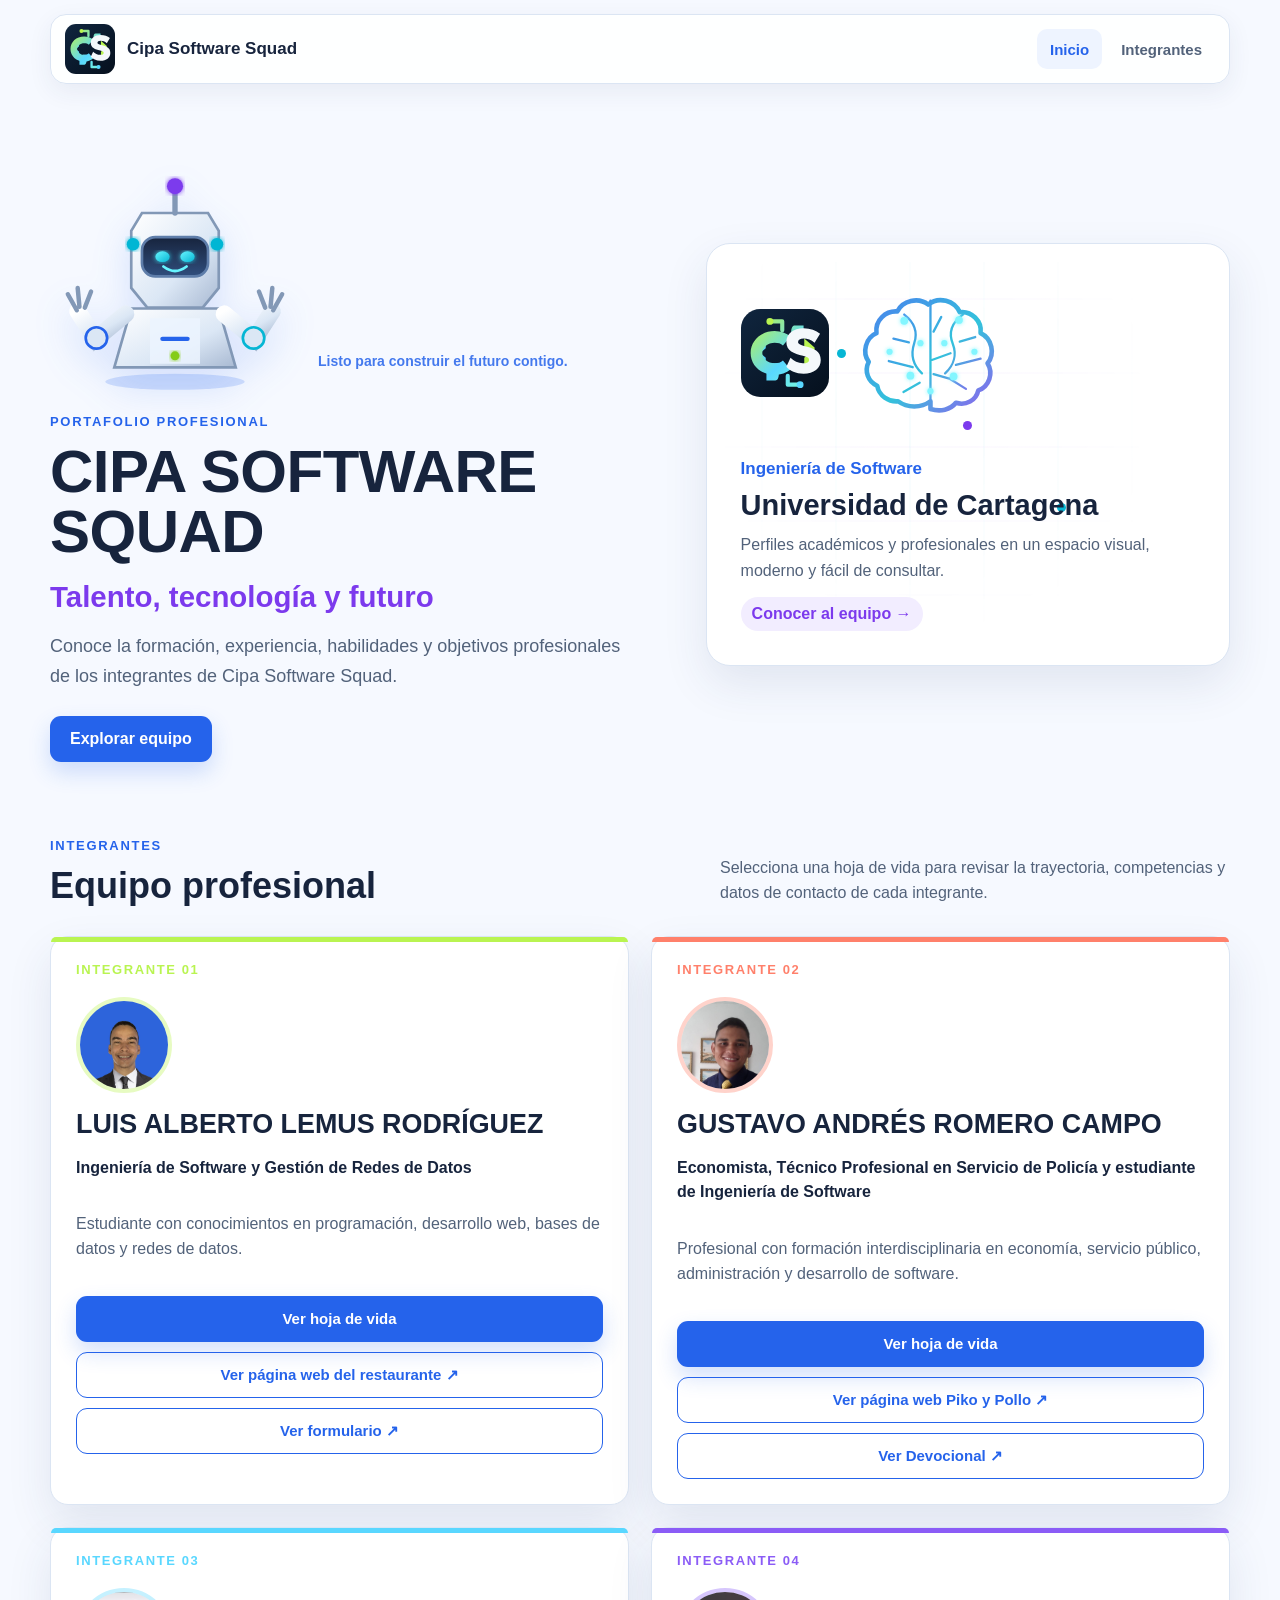
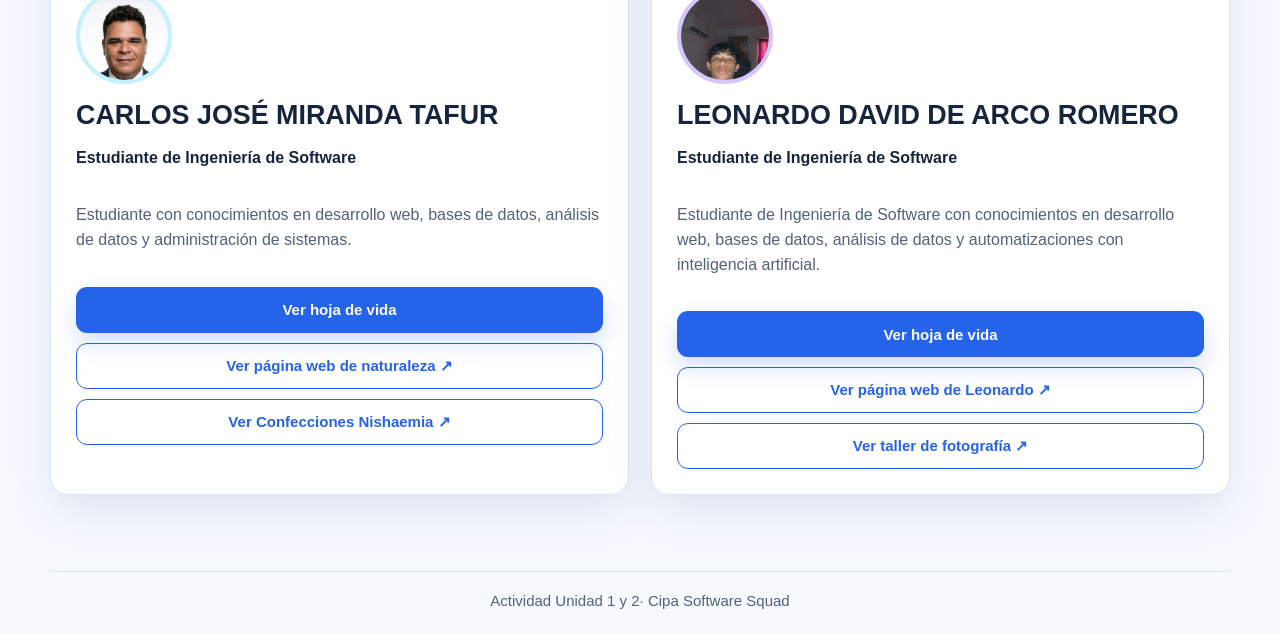
<file: index.html>
<!DOCTYPE html>
<html lang="es">
<head>
  <meta charset="UTF-8">
  <meta name="viewport" content="width=device-width, initial-scale=1.0">
  <meta name="description" content="Portafolio profesional de Cipa Software Squad">
  <title>Cipa Software Squad | Hojas de vida</title>
  <link rel="icon" type="image/svg+xml" href="imagenes/logo-cipa-software-squad.svg">
  <link rel="stylesheet" href="css/estilos.css">
  <style>.rejilla{grid-template-columns:repeat(2,minmax(0,1fr))}.avatar-iniciales{color:#fff!important;background:linear-gradient(135deg,#8b5cf6,#2563eb)!important;font-size:30px;font-weight:900}@media(max-width:620px){.rejilla{grid-template-columns:1fr}}</style>
  <style>.hero-panel-visual{display:flex;align-items:center;gap:18px;min-height:150px}.cerebro-presentacion{position:relative;inset:auto;width:170px;height:150px}.robot-boton img{animation:robot-flotar 4.8s ease-in-out infinite}.cerebro-presentacion img{animation:cerebro-pulso 4.2s ease-in-out infinite}@media(max-width:620px){.robot-stage{min-height:180px;align-items:center;gap:8px}.robot-boton{width:175px;height:175px}.robot-mensaje{max-width:150px;margin-bottom:0;font-size:12px}.hero-panel-visual{gap:10px;min-height:120px}.cerebro-presentacion{width:125px;height:110px}.hero-panel{min-height:340px}.hero-panel-texto{padding-top:22px}.robot-boton img{animation:robot-flotar 4.8s ease-in-out infinite}}@media(prefers-reduced-motion:reduce){.robot-boton img,.cerebro-presentacion img{animation:none!important}}</style>
</head>
<body>
  <header class="encabezado">
    <a class="marca" href="#inicio" title="Ir al inicio"><img src="imagenes/logo-cipa-software-squad.svg" alt="Logo de Cipa Software Squad"> Cipa Software Squad</a>
    <button class="boton-menu" type="button" aria-label="Abrir menú" aria-expanded="false" aria-controls="menu-principal">
      <span></span><span></span><span></span>
    </button>
    <nav class="menu" id="menu-principal" aria-label="Navegacion principal">
      <a class="activo" href="#inicio">Inicio</a>
      <a href="#equipo">Integrantes</a>
    </nav>
  </header>

  <main class="contenedor">
    <section class="hero hero-equipo" id="inicio">
      <div class="hero-contenido revelar">
        <div class="robot-stage">
          <button class="robot-boton" type="button" aria-label="Saludar con el robot" aria-describedby="robot-mensaje">
            <img src="imagenes/robot-cipa.svg" alt="Robot futurista amigable de Cipa Software Squad">
          </button>
          <p class="robot-mensaje" id="robot-mensaje" role="status" aria-live="polite">Listo para construir el futuro contigo.</p>
        </div>
        <p class="sobrelinea">Portafolio profesional</p>
        <h1>CIPA SOFTWARE SQUAD</h1>
        <p class="subtitulo">Talento, tecnología y futuro</p>
        <p class="intro">
          Conoce la formación, experiencia, habilidades y objetivos profesionales de los integrantes de Cipa Software Squad.
        </p>
        <a class="boton boton-principal" href="#equipo">Explorar equipo</a>
      </div>
      <a class="hero-panel revelar" id="universidad" href="#equipo" aria-label="Conocer integrantes de Cipa Software Squad">
        <div class="hero-panel-visual">
          <img class="logo-presentacion" src="imagenes/logo-cipa-software-squad.svg" alt="Logo de Cipa Software Squad">
          <div class="cerebro-presentacion" aria-hidden="true"><img src="imagenes/cerebro-digital.svg" alt=""></div>
        </div>
        <div class="hero-panel-texto">
          <p>Ingeniería de Software</p>
          <strong>Universidad de Cartagena</strong>
          <span>Perfiles académicos y profesionales en un espacio visual, moderno y fácil de consultar.</span>
          <em>Conocer al equipo →</em>
        </div>
      </a>
    </section>

    <section class="equipo" id="equipo">
      <div class="titulo-seccion revelar">
        <div>
          <p class="sobrelinea">Integrantes</p>
          <h2>Equipo profesional</h2>
        </div>
        <p>Selecciona una hoja de vida para revisar la trayectoria, competencias y datos de contacto de cada integrante.</p>
      </div>

      <div class="rejilla">
        <article class="tarjeta revelar" style="--color:#b9f451">
          <span class="numero">Integrante 01</span>
          <div class="avatar"><img src="imagenes/luis-alberto-lemus.jpg" alt="Fotografía de Luis Alberto Lemus Rodríguez"></div>
          <h3>LUIS ALBERTO LEMUS RODRÍGUEZ</h3>
          <p class="formacion">Ingeniería de Software y Gestión de Redes de Datos</p>
          <p>Estudiante con conocimientos en programación, desarrollo web, bases de datos y redes de datos.</p>
          <div class="tarjeta-acciones">
            <a class="boton-tarjeta" href="integrante-1.html">Ver hoja de vida</a>
            <a class="boton-tarjeta boton-web" href="https://luis1719.github.io/brasa-restaurante/" target="_blank" rel="noopener noreferrer">Ver página web del restaurante ↗</a>
            <a class="boton-tarjeta boton-web" href="https://luis1719.github.io/formulario/" target="_blank" rel="noopener noreferrer">Ver formulario ↗</a>
          </div>
        </article>

        <article class="tarjeta revelar" style="--color:#ff806b">
          <span class="numero">Integrante 02</span>
          <div class="avatar"><img src="imagenes/gustavo-andres-romero-campo.jpg" alt="Fotografía de Gustavo Andrés Romero Campo"></div>
          <h3>GUSTAVO ANDRÉS ROMERO CAMPO</h3>
          <p class="formacion">Economista, Técnico Profesional en Servicio de Policía y estudiante de Ingeniería de Software</p>
          <p>Profesional con formación interdisciplinaria en economía, servicio público, administración y desarrollo de software.</p>
          <div class="tarjeta-acciones">
            <a class="boton-tarjeta" href="integrante-2.html">Ver hoja de vida</a>
            <a class="boton-tarjeta boton-web" href="https://tavooromero.github.io/piko-y-pollo/" target="_blank" rel="noopener noreferrer">Ver página web Piko y Pollo ↗</a>
            <a class="boton-tarjeta boton-web" href="https://tavooromero.github.io/Devocional/" target="_blank" rel="noopener noreferrer">Ver Devocional ↗</a>
          </div>
        </article>

        <article class="tarjeta revelar" style="--color:#59d7ff">
          <span class="numero">Integrante 03</span>
          <div class="avatar"><img src="imagenes/carlos-jose-miranda-tafur.jpg" alt="Fotografía de Carlos José Miranda Tafur"></div>
          <h3>CARLOS JOSÉ MIRANDA TAFUR</h3>
          <p class="formacion">Estudiante de Ingeniería de Software</p>
          <p>Estudiante con conocimientos en desarrollo web, bases de datos, análisis de datos y administración de sistemas.</p>
          <div class="tarjeta-acciones">
            <a class="boton-tarjeta" href="integrantes/integrante-3/">Ver hoja de vida</a>
            <a class="boton-tarjeta boton-web" href="https://cmirandat-oss.github.io/pagina-naturaleza/" target="_blank" rel="noopener noreferrer">Ver página web de naturaleza ↗</a>
            <a class="boton-tarjeta boton-web" href="https://nishaemia.github.io/confecciones-nishaemia/" target="_blank" rel="noopener noreferrer">Ver Confecciones Nishaemia ↗</a>
          </div>
        </article>

        <article class="tarjeta revelar" style="--color:#8b5cf6">
          <span class="numero">Integrante 04</span>
          <div class="avatar"><img src="imagenes/WhatsApp Image 2026-09-12 at 19.11.04.jpeg" alt="Fotografía de Leonardo David de Arco Romero"></div>
          <h3>LEONARDO DAVID DE ARCO ROMERO</h3>
          <p class="formacion">Estudiante de Ingeniería de Software</p>
          <p>Estudiante de Ingeniería de Software con conocimientos en desarrollo web, bases de datos, análisis de datos y automatizaciones con inteligencia artificial.</p>
          <div class="tarjeta-acciones">
            <a class="boton-tarjeta" href="integrante-4.html">Ver hoja de vida</a>
            <a class="boton-tarjeta boton-web" href="https://leonardodearco.netlify.app/" target="_blank" rel="noopener noreferrer">Ver página web de Leonardo ↗</a>
            <a class="boton-tarjeta boton-web" href="https://tallerdefotgrafia.netlify.app" target="_blank" rel="noopener noreferrer">Ver taller de fotografía ↗</a>
          </div>
        </article>

      </div>
    </section>
  </main>

  <footer class="pie">Actividad Unidad 1 y 2· Cipa Software Squad</footer>
  <script src="js/interacciones.js"></script>
</body>
</html>
</file>
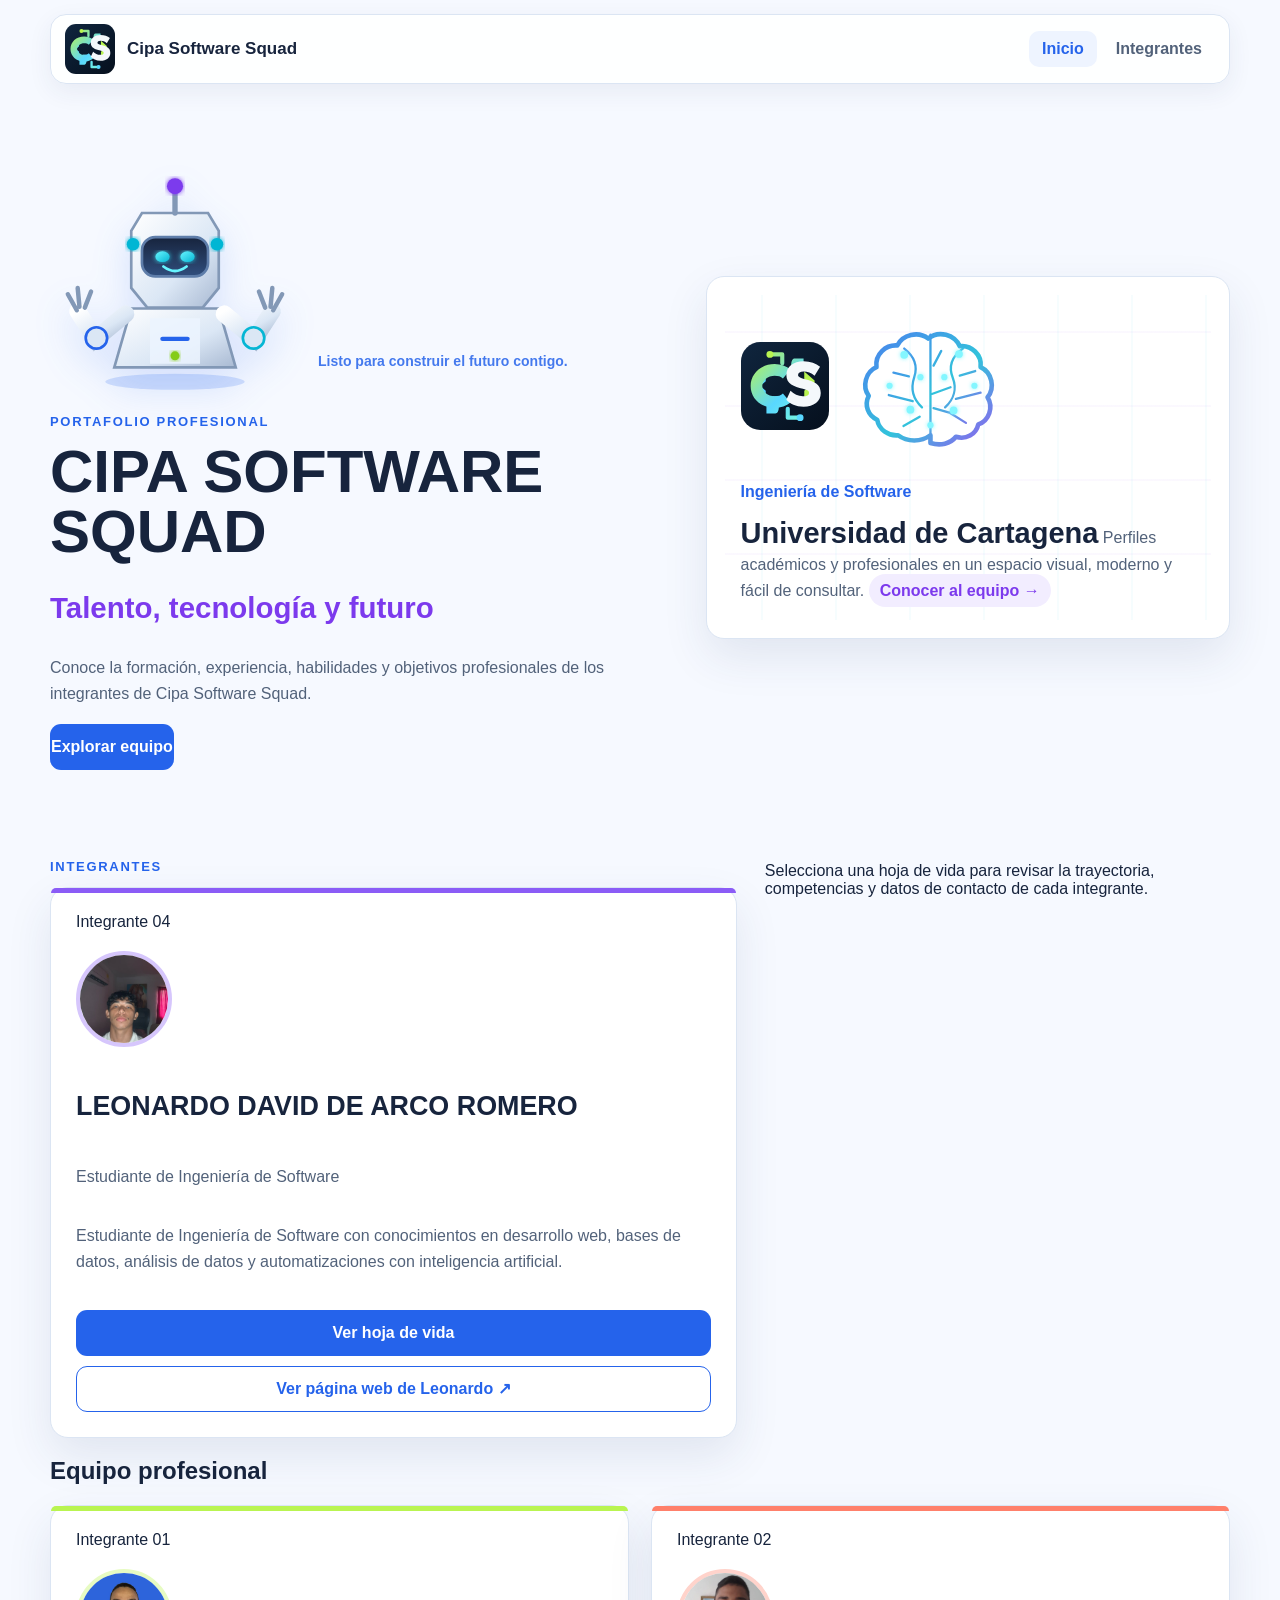
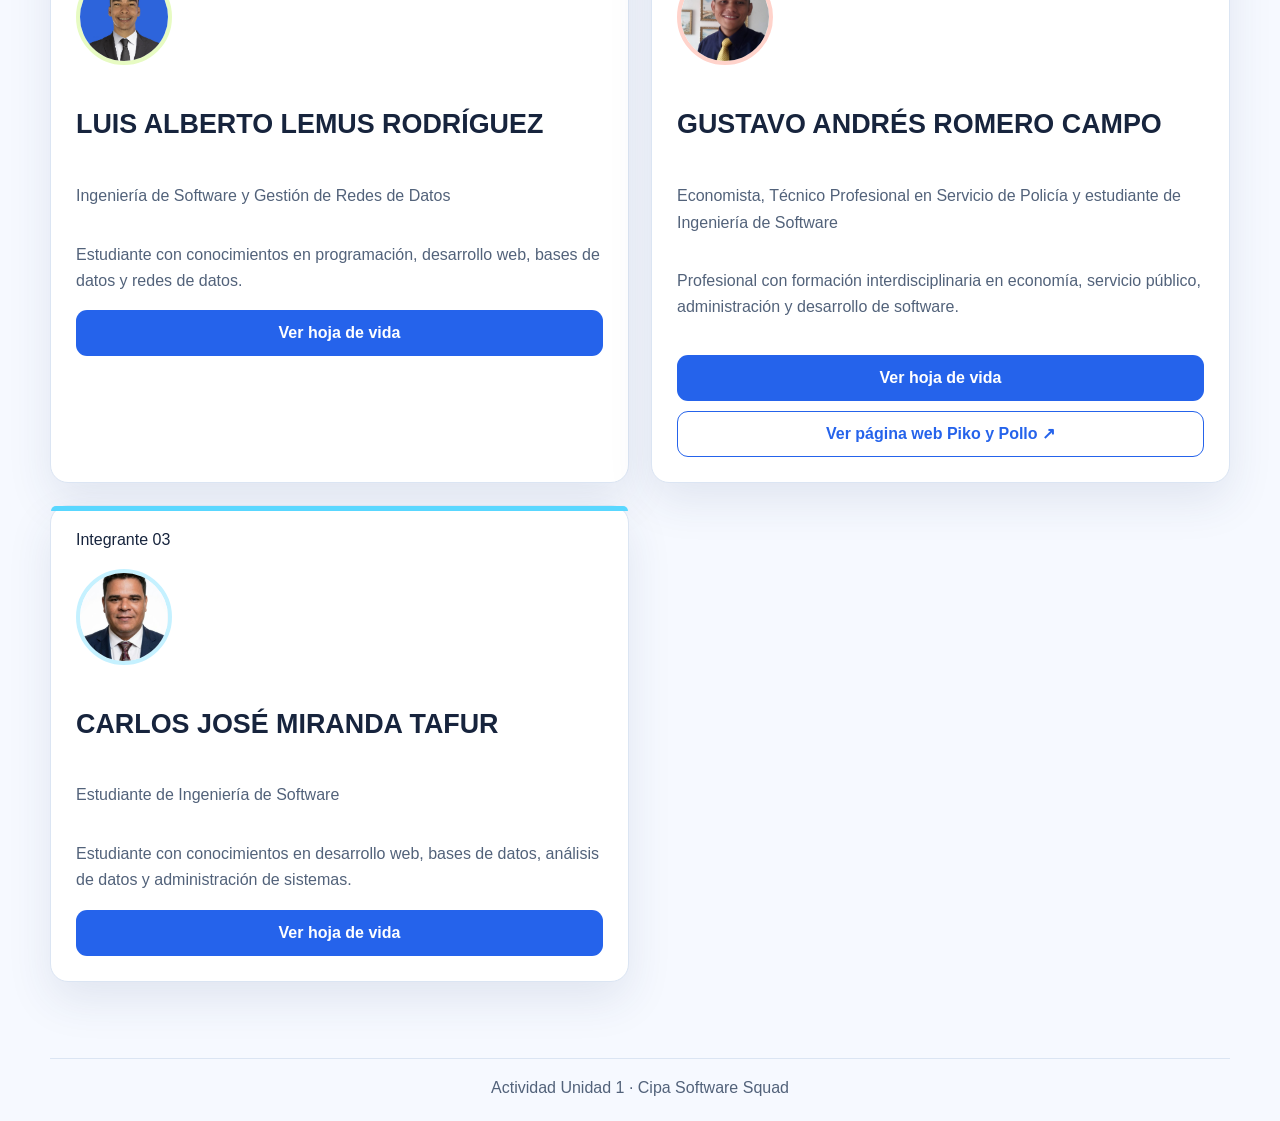
<file: static-template/index.html>
<!DOCTYPE html>
<html lang="es">
<head>
  <meta charset="UTF-8">
  <meta name="viewport" content="width=device-width, initial-scale=1.0">
  <meta name="description" content="Portafolio profesional de Cipa Software Squad">
  <title>Cipa Software Squad | Hojas de vida</title>
  <link rel="icon" type="image/svg+xml" href="imagenes/logo-cipa-software-squad.svg">
  <link rel="stylesheet" href="css/estilos.css">
  <style>.rejilla{grid-template-columns:repeat(2,minmax(0,1fr))}.avatar-iniciales{color:#fff!important;background:linear-gradient(135deg,#8b5cf6,#2563eb)!important;font-size:30px;font-weight:900}@media(max-width:620px){.rejilla{grid-template-columns:1fr}}</style>
  <style>.hero-panel-visual{display:flex;align-items:center;gap:18px;min-height:150px}.cerebro-presentacion{position:relative;inset:auto;width:170px;height:150px}.robot-boton img{animation:robot-flotar 4.8s ease-in-out infinite}.cerebro-presentacion img{animation:cerebro-pulso 4.2s ease-in-out infinite}@media(max-width:620px){.robot-stage{min-height:180px;align-items:center;gap:8px}.robot-boton{width:175px;height:175px}.robot-mensaje{max-width:150px;margin-bottom:0;font-size:12px}.hero-panel-visual{gap:10px;min-height:120px}.cerebro-presentacion{width:125px;height:110px}.hero-panel{min-height:340px}.hero-panel-texto{padding-top:22px}.robot-boton img{animation:robot-flotar 4.8s ease-in-out infinite}}@media(prefers-reduced-motion:reduce){.robot-boton img,.cerebro-presentacion img{animation:none!important}}</style>
</head>
<body>
  <header class="encabezado">
    <a class="marca" href="#inicio" title="Ir al inicio"><img src="imagenes/logo-cipa-software-squad.svg" alt="Logo de Cipa Software Squad"> Cipa Software Squad</a>
    <button class="boton-menu" type="button" aria-label="Abrir menú" aria-expanded="false" aria-controls="menu-principal">
      <span></span><span></span><span></span>
    </button>
    <nav class="menu" id="menu-principal" aria-label="Navegacion principal">
      <a class="activo" href="#inicio">Inicio</a>
      <a href="#equipo">Integrantes</a>
    </nav>
  </header>

  <main class="contenedor">
    <section class="hero hero-equipo" id="inicio">
      <div class="hero-contenido revelar">
        <div class="robot-stage">
          <button class="robot-boton" type="button" aria-label="Saludar con el robot" aria-describedby="robot-mensaje">
            <img src="imagenes/robot-cipa.svg" alt="Robot futurista amigable de Cipa Software Squad">
          </button>
          <p class="robot-mensaje" id="robot-mensaje" role="status" aria-live="polite">Listo para construir el futuro contigo.</p>
        </div>
        <p class="sobrelinea">Portafolio profesional</p>
        <h1>CIPA SOFTWARE SQUAD</h1>
        <p class="subtitulo">Talento, tecnología y futuro</p>
        <p class="intro">
          Conoce la formación, experiencia, habilidades y objetivos profesionales de los integrantes de Cipa Software Squad.
        </p>
        <a class="boton boton-principal" href="#equipo">Explorar equipo</a>
      </div>
      <a class="hero-panel revelar" id="universidad" href="#equipo" aria-label="Conocer integrantes de Cipa Software Squad">
        <div class="hero-panel-visual">
          <img class="logo-presentacion" src="imagenes/logo-cipa-software-squad.svg" alt="Logo de Cipa Software Squad">
          <div class="cerebro-presentacion" aria-hidden="true"><img src="imagenes/cerebro-digital.svg" alt=""></div>
        </div>
        <div class="hero-panel-texto">
          <p>Ingeniería de Software</p>
          <strong>Universidad de Cartagena</strong>
          <span>Perfiles académicos y profesionales en un espacio visual, moderno y fácil de consultar.</span>
          <em>Conocer al equipo →</em>
        </div>
      </a>
    </section>

    <section class="equipo" id="equipo">
      <div class="titulo-seccion revelar">
        <div>
          <p class="sobrelinea">Integrantes</p>

        <article class="tarjeta revelar" style="--color:#8b5cf6">
          <span class="numero">Integrante 04</span>
          <div class="avatar"><img src="imagenes/WhatsApp Image 2026-09-12 at 19.11.04.jpeg" alt="Fotografía de Leonardo David de Arco Romero"></div>
          <h3>LEONARDO DAVID DE ARCO ROMERO</h3>
          <p class="formacion">Estudiante de Ingeniería de Software</p>
          <p>Estudiante de Ingeniería de Software con conocimientos en desarrollo web, bases de datos, análisis de datos y automatizaciones con inteligencia artificial.</p>
          <div class="tarjeta-acciones">
            <a class="boton-tarjeta" href="integrante-4.html">Ver hoja de vida</a>
            <a class="boton-tarjeta boton-web" href="https://leonardodearco.netlify.app/" target="_blank" rel="noopener noreferrer">Ver página web de Leonardo ↗</a>
          </div>
        </article>
          <h2>Equipo profesional</h2>
        </div>
        <p>Selecciona una hoja de vida para revisar la trayectoria, competencias y datos de contacto de cada integrante.</p>
      </div>

      <div class="rejilla">
        <article class="tarjeta revelar" style="--color:#b9f451">
          <span class="numero">Integrante 01</span>
          <div class="avatar"><img src="imagenes/luis-alberto-lemus.jpg" alt="Fotografía de Luis Alberto Lemus Rodríguez"></div>
          <h3>LUIS ALBERTO LEMUS RODRÍGUEZ</h3>
          <p class="formacion">Ingeniería de Software y Gestión de Redes de Datos</p>
          <p>Estudiante con conocimientos en programación, desarrollo web, bases de datos y redes de datos.</p>
          <a class="boton-tarjeta" href="integrante-1.html">Ver hoja de vida</a>
        </article>

        <article class="tarjeta revelar" style="--color:#ff806b">
          <span class="numero">Integrante 02</span>
          <div class="avatar"><img src="imagenes/gustavo-andres-romero-campo.jpg" alt="Fotografía de Gustavo Andrés Romero Campo"></div>
          <h3>GUSTAVO ANDRÉS ROMERO CAMPO</h3>
          <p class="formacion">Economista, Técnico Profesional en Servicio de Policía y estudiante de Ingeniería de Software</p>
          <p>Profesional con formación interdisciplinaria en economía, servicio público, administración y desarrollo de software.</p>
          <div class="tarjeta-acciones">
            <a class="boton-tarjeta" href="integrante-2.html">Ver hoja de vida</a>
            <a class="boton-tarjeta boton-web" href="https://tavooromero.github.io/piko-y-pollo/" target="_blank" rel="noopener noreferrer">Ver página web Piko y Pollo ↗</a>
          </div>
        </article>

        <article class="tarjeta revelar" style="--color:#59d7ff">
          <span class="numero">Integrante 03</span>
          <div class="avatar"><img src="imagenes/carlos-jose-miranda-tafur.jpg" alt="Fotografía de Carlos José Miranda Tafur"></div>
          <h3>CARLOS JOSÉ MIRANDA TAFUR</h3>
          <p class="formacion">Estudiante de Ingeniería de Software</p>
          <p>Estudiante con conocimientos en desarrollo web, bases de datos, análisis de datos y administración de sistemas.</p>
          <a class="boton-tarjeta" href="integrantes/integrante-3/">Ver hoja de vida</a>
        </article>

      </div>
    </section>
  </main>

  <footer class="pie">Actividad Unidad 1 · Cipa Software Squad</footer>
  <script src="js/interacciones.js"></script>
</body>
</html>
</file>
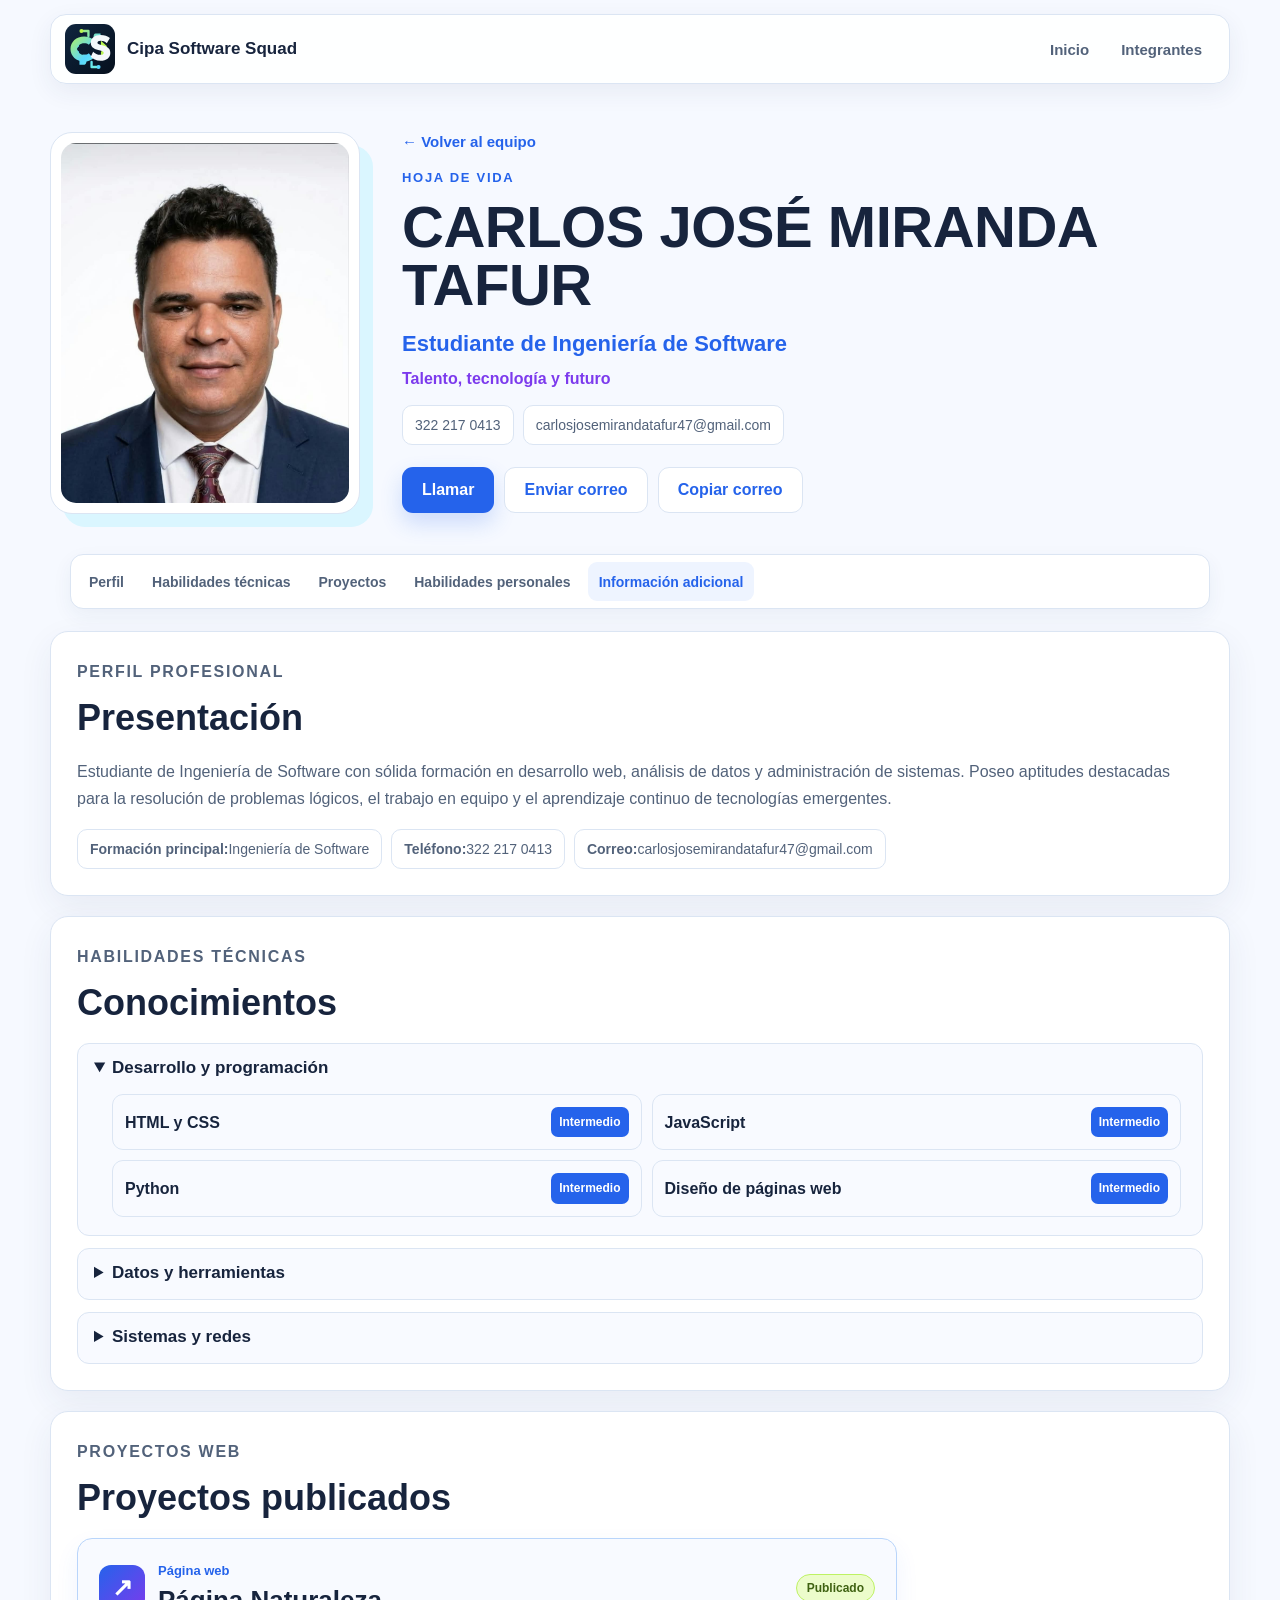
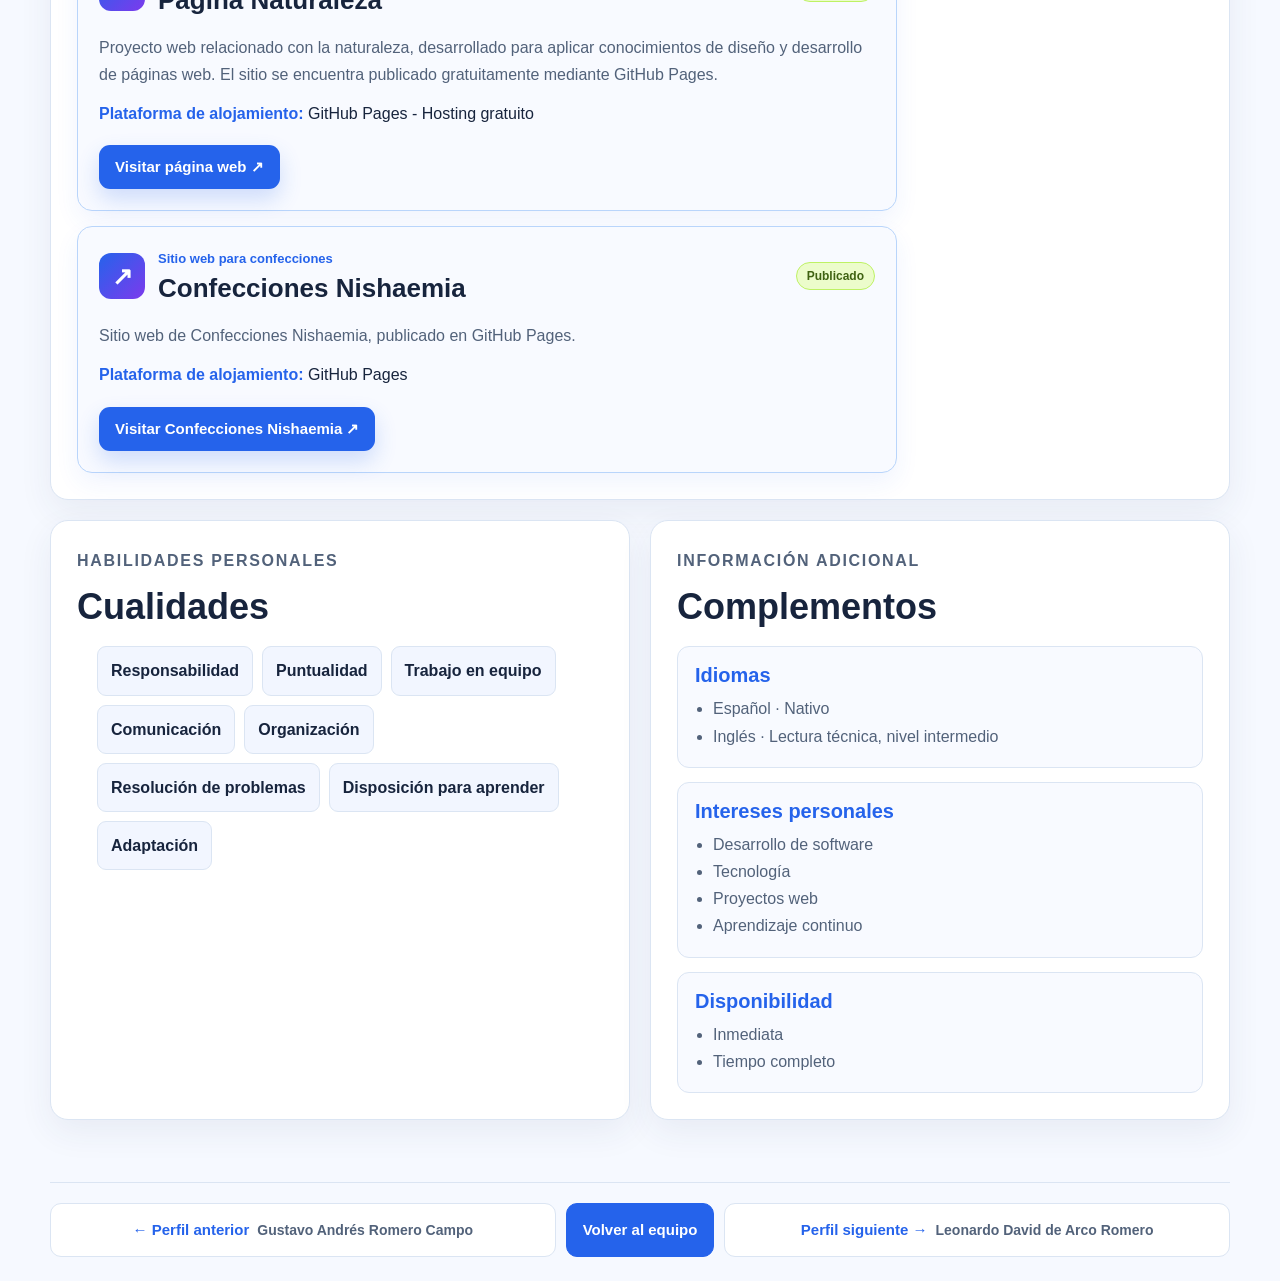
<file: integrantes/integrante-3/index.html>
<!DOCTYPE html>
<html lang="es">
<head>
  <meta charset="UTF-8">
  <meta name="viewport" content="width=device-width, initial-scale=1.0">
  <meta http-equiv="refresh" content="0; url=../../integrante-3.html">
  <title>Carlos José Miranda Tafur | Cipa Software Squad</title>
  <link rel="icon" type="image/svg+xml" href="../../imagenes/logo-cipa-software-squad.svg">
</head>
<body>
  <p><a href="../../integrante-3.html">Abrir hoja de vida de Carlos José Miranda Tafur</a></p>
  <script>window.location.replace("../../integrante-3.html");</script>
</body>
</html>
</file>
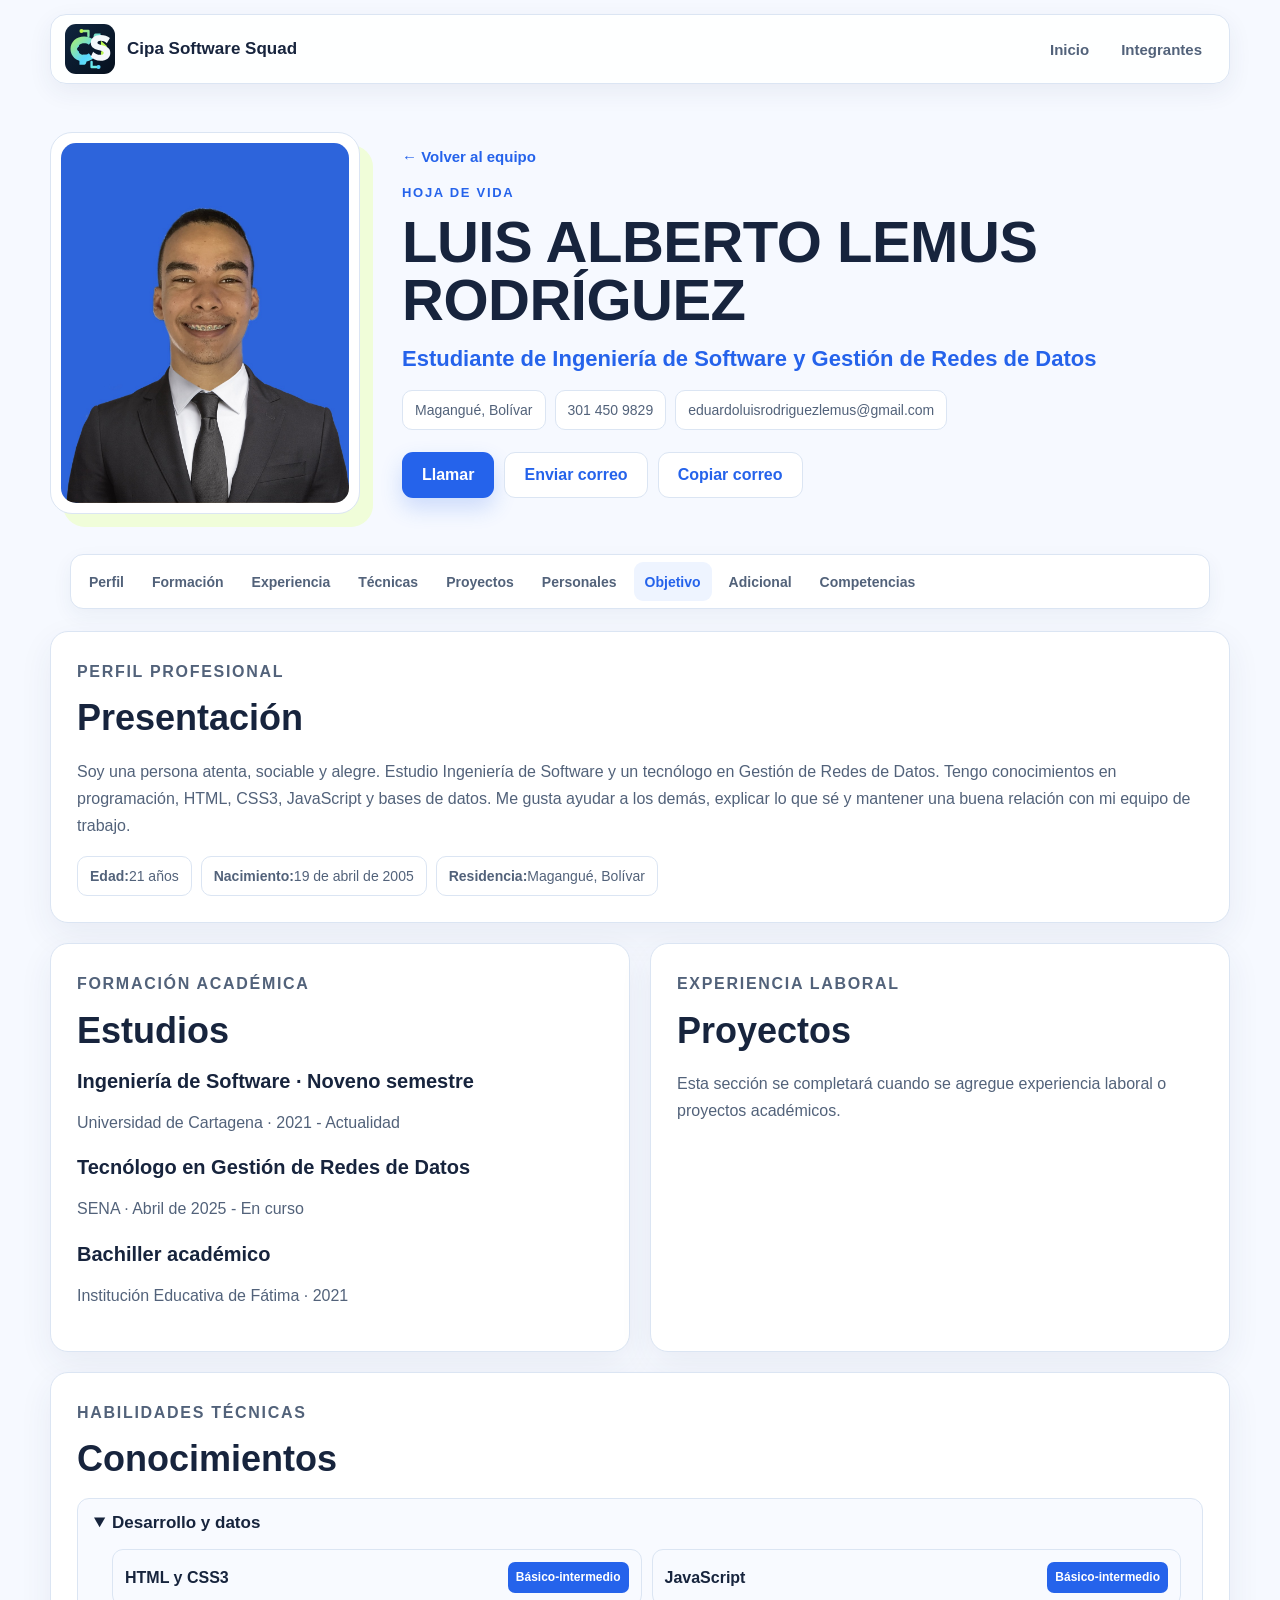
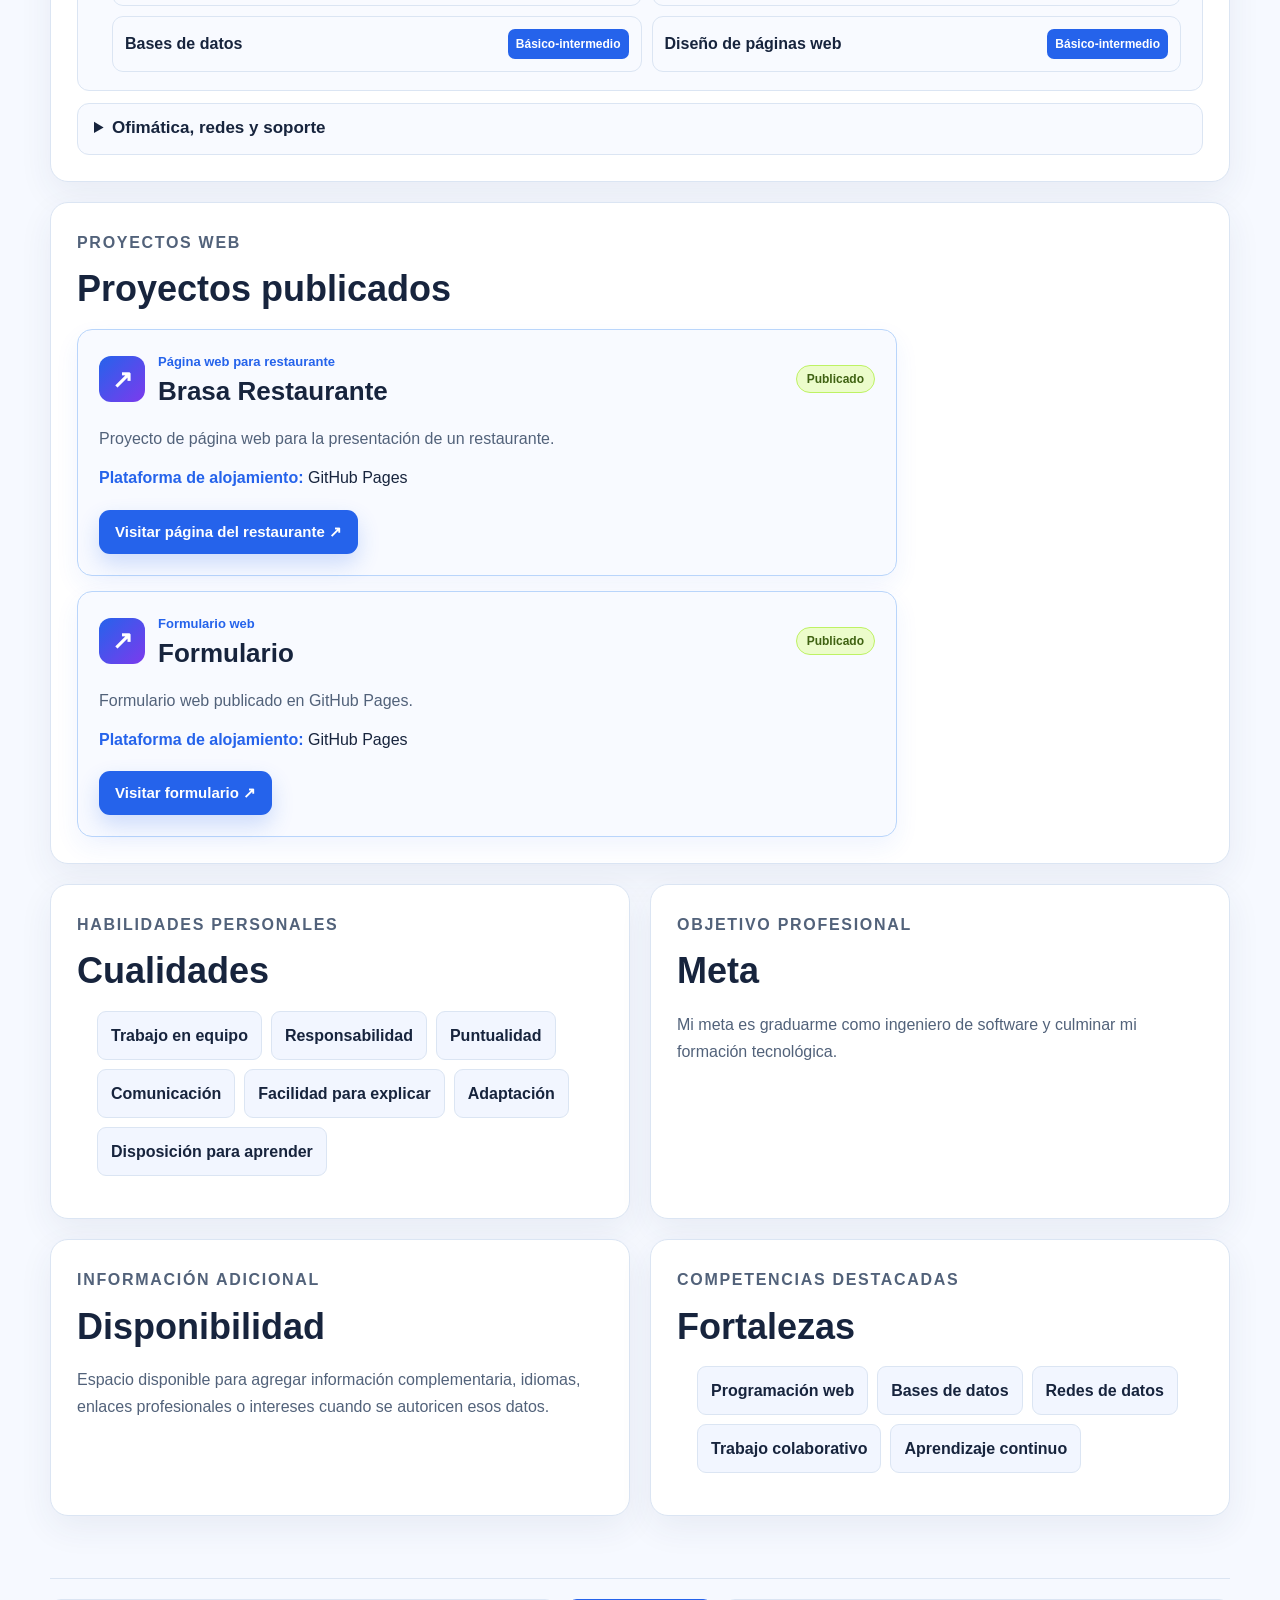
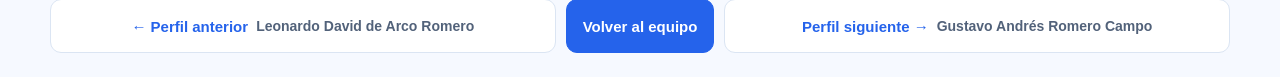
<file: integrante-1.html>
<!DOCTYPE html>
<html lang="es">
<head>
  <meta charset="UTF-8">
  <meta name="viewport" content="width=device-width, initial-scale=1.0">
  <title>Luis Alberto Lemus Rodríguez | Hoja de vida</title>
  <link rel="icon" type="image/svg+xml" href="imagenes/logo-cipa-software-squad.svg">
  <link rel="stylesheet" href="css/estilos.css">
  <style>.revelar{opacity:1;transform:none}.js .revelar{opacity:0;transform:translateY(16px)}.js .revelar.visible{opacity:1;transform:none}</style>
</head>
<body class="pagina-perfil">
  <header class="encabezado">
    <a class="marca" href="index.html#inicio" title="Ir al inicio"><img src="imagenes/logo-cipa-software-squad.svg" alt="Logo de Cipa Software Squad"> Cipa Software Squad</a>
    <button class="boton-menu" type="button" aria-label="Abrir menú" aria-expanded="false" aria-controls="menu-principal">
      <span></span><span></span><span></span>
    </button>
    <nav class="menu" id="menu-principal" aria-label="Navegacion principal">
      <a href="index.html#inicio">Inicio</a>
      <a href="index.html#equipo">Integrantes</a>
    </nav>
  </header>

  <main class="contenedor perfil" style="--color:#b9f451">
    <section class="perfil-hero revelar" id="inicio">
      <figure class="foto">
        <img src="imagenes/luis-alberto-lemus.jpg" alt="Fotografía de Luis Alberto Lemus Rodríguez">
      </figure>
      <div class="perfil-info">
        <a class="volver" href="index.html#equipo">← Volver al equipo</a>
        <p class="sobrelinea">Hoja de vida</p>
        <h1>LUIS ALBERTO LEMUS RODRÍGUEZ</h1>
        <p class="cargo">Estudiante de Ingeniería de Software y Gestión de Redes de Datos</p>
        <div class="contacto">
          <span>Magangué, Bolívar</span>
          <a href="tel:+573014509829">301 450 9829</a>
          <a href="mailto:eduardoluisrodriguezlemus@gmail.com">eduardoluisrodriguezlemus@gmail.com</a>
        </div>
        <div class="acciones-contacto">
          <a class="boton boton-principal" href="tel:+573014509829">Llamar</a>
          <a class="boton boton-secundario" href="mailto:eduardoluisrodriguezlemus@gmail.com">Enviar correo</a>
          <button class="boton boton-secundario" data-copy-email="eduardoluisrodriguezlemus@gmail.com">Copiar correo</button>
        </div>
      </div>
    </section>

    <nav class="nav-secciones" aria-label="Secciones de la hoja de vida">
      <a href="#perfil">Perfil</a>
      <a href="#formacion">Formación</a>
      <a href="#experiencia">Experiencia</a>
      <a href="#tecnicas">Técnicas</a>
      <a href="#proyectos">Proyectos</a>
      <a href="#personales">Personales</a>
      <a href="#objetivo">Objetivo</a>
      <a href="#adicional">Adicional</a>
      <a href="#competencias">Competencias</a>
    </nav>

    <section class="secciones">
      <article class="panel panel-ancho revelar" id="perfil">
        <p class="sobrelinea">Perfil profesional</p>
        <h2>Presentación</h2>
        <p>Soy una persona atenta, sociable y alegre. Estudio Ingeniería de Software y un tecnólogo en Gestión de Redes de Datos. Tengo conocimientos en programación, HTML, CSS3, JavaScript y bases de datos. Me gusta ayudar a los demás, explicar lo que sé y mantener una buena relación con mi equipo de trabajo.</p>
        <div class="datos-rapidos">
          <span><strong>Edad:</strong> 21 años</span>
          <span><strong>Nacimiento:</strong> 19 de abril de 2005</span>
          <span><strong>Residencia:</strong> Magangué, Bolívar</span>
        </div>
      </article>

      <article class="panel revelar" id="formacion">
        <p class="sobrelinea">Formación académica</p>
        <h2>Estudios</h2>
        <h3>Ingeniería de Software · Noveno semestre</h3>
        <p>Universidad de Cartagena · 2021 - Actualidad</p>
        <h3>Tecnólogo en Gestión de Redes de Datos</h3>
        <p>SENA · Abril de 2025 - En curso</p>
        <h3>Bachiller académico</h3>
        <p>Institución Educativa de Fátima · 2021</p>
      </article>

      <article class="panel revelar" id="experiencia">
        <p class="sobrelinea">Experiencia laboral</p>
        <h2>Proyectos</h2>
        <p>Esta sección se completará cuando se agregue experiencia laboral o proyectos académicos.</p>
      </article>

      <article class="panel panel-ancho revelar" id="tecnicas">
        <p class="sobrelinea">Habilidades técnicas</p>
        <h2>Conocimientos</h2>
        <details class="grupo-desplegable" open>
          <summary>Desarrollo y datos</summary>
          <ul class="lista-tecnica">
            <li><span>HTML y CSS3</span><small>Básico-intermedio</small></li>
            <li><span>JavaScript</span><small>Básico-intermedio</small></li>
            <li><span>Bases de datos</span><small>Básico-intermedio</small></li>
            <li><span>Diseño de páginas web</span><small>Básico-intermedio</small></li>
          </ul>
        </details>
        <details class="grupo-desplegable">
          <summary>Ofimática, redes y soporte</summary>
          <ul class="lista-tecnica">
            <li><span>Microsoft Excel</span><small>Básico-intermedio</small></li>
            <li><span>Microsoft Word</span><small>Básico-intermedio</small></li>
            <li><span>Microsoft PowerPoint</span><small>Básico-intermedio</small></li>
            <li><span>Mantenimiento de software de computadores portátiles</span><small>Básico-intermedio</small></li>
            <li><span>Redes de datos</span><small>Básico-intermedio</small></li>
            <li><span>Herramientas digitales</span><small>Básico-intermedio</small></li>
          </ul>
        </details>
      </article>

      <article class="panel panel-ancho revelar" id="proyectos">
        <p class="sobrelinea">Proyectos web</p>
        <h2>Proyectos publicados</h2>
        <div class="proyectos-lista">
          <article class="tarjeta-proyecto">
            <div class="proyecto-cabecera">
              <div class="proyecto-icono" aria-hidden="true">↗</div>
              <div>
                <p class="proyecto-tipo">Página web para restaurante</p>
                <h3>Brasa Restaurante</h3>
              </div>
              <span class="proyecto-estado">Publicado</span>
            </div>
            <p class="proyecto-descripcion">Proyecto de página web para la presentación de un restaurante.</p>
            <p class="proyecto-hosting"><strong>Plataforma de alojamiento:</strong> GitHub Pages</p>
            <a class="boton boton-principal proyecto-enlace" href="https://luis1719.github.io/brasa-restaurante/" target="_blank" rel="noopener noreferrer">Visitar página del restaurante ↗</a>
          </article>
          <article class="tarjeta-proyecto">
            <div class="proyecto-cabecera">
              <div class="proyecto-icono" aria-hidden="true">↗</div>
              <div>
                <p class="proyecto-tipo">Formulario web</p>
                <h3>Formulario</h3>
              </div>
              <span class="proyecto-estado">Publicado</span>
            </div>
            <p class="proyecto-descripcion">Formulario web publicado en GitHub Pages.</p>
            <p class="proyecto-hosting"><strong>Plataforma de alojamiento:</strong> GitHub Pages</p>
            <a class="boton boton-principal proyecto-enlace" href="https://luis1719.github.io/formulario/" target="_blank" rel="noopener noreferrer">Visitar formulario ↗</a>
          </article>
        </div>
      </article>

      <article class="panel revelar" id="personales">
        <p class="sobrelinea">Habilidades personales</p>
        <h2>Cualidades</h2>
        <ul class="lista-personal">
          <li>Trabajo en equipo</li>
          <li>Responsabilidad</li>
          <li>Puntualidad</li>
          <li>Comunicación</li>
          <li>Facilidad para explicar</li>
          <li>Adaptación</li>
          <li>Disposición para aprender</li>
        </ul>
      </article>

      <article class="panel revelar" id="objetivo">
        <p class="sobrelinea">Objetivo profesional</p>
        <h2>Meta</h2>
        <p>Mi meta es graduarme como ingeniero de software y culminar mi formación tecnológica.</p>
      </article>

      <article class="panel revelar" id="adicional">
        <p class="sobrelinea">Información adicional</p>
        <h2>Disponibilidad</h2>
        <p>Espacio disponible para agregar información complementaria, idiomas, enlaces profesionales o intereses cuando se autoricen esos datos.</p>
      </article>

      <article class="panel revelar" id="competencias">
        <p class="sobrelinea">Competencias destacadas</p>
        <h2>Fortalezas</h2>
        <ul class="lista-personal">
          <li>Programación web</li>
          <li>Bases de datos</li>
          <li>Redes de datos</li>
          <li>Trabajo colaborativo</li>
          <li>Aprendizaje continuo</li>
        </ul>
      </article>
    </section>
  </main>

  <footer class="pie navegacion-perfiles">
    <a class="boton-nav" href="integrante-4.html">← Perfil anterior <span>Leonardo David de Arco Romero</span></a>
    <a class="boton-nav boton-equipo" href="index.html#equipo">Volver al equipo</a>
    <a class="boton-nav" href="integrante-2.html">Perfil siguiente → <span>Gustavo Andrés Romero Campo</span></a>
  </footer>

  <button class="volver-arriba" type="button" aria-label="Volver arriba">↑</button>
  <div class="toast" role="status" aria-live="polite">Correo copiado</div>
  <script src="js/interacciones.js"></script>
</body>
</html>
</file>
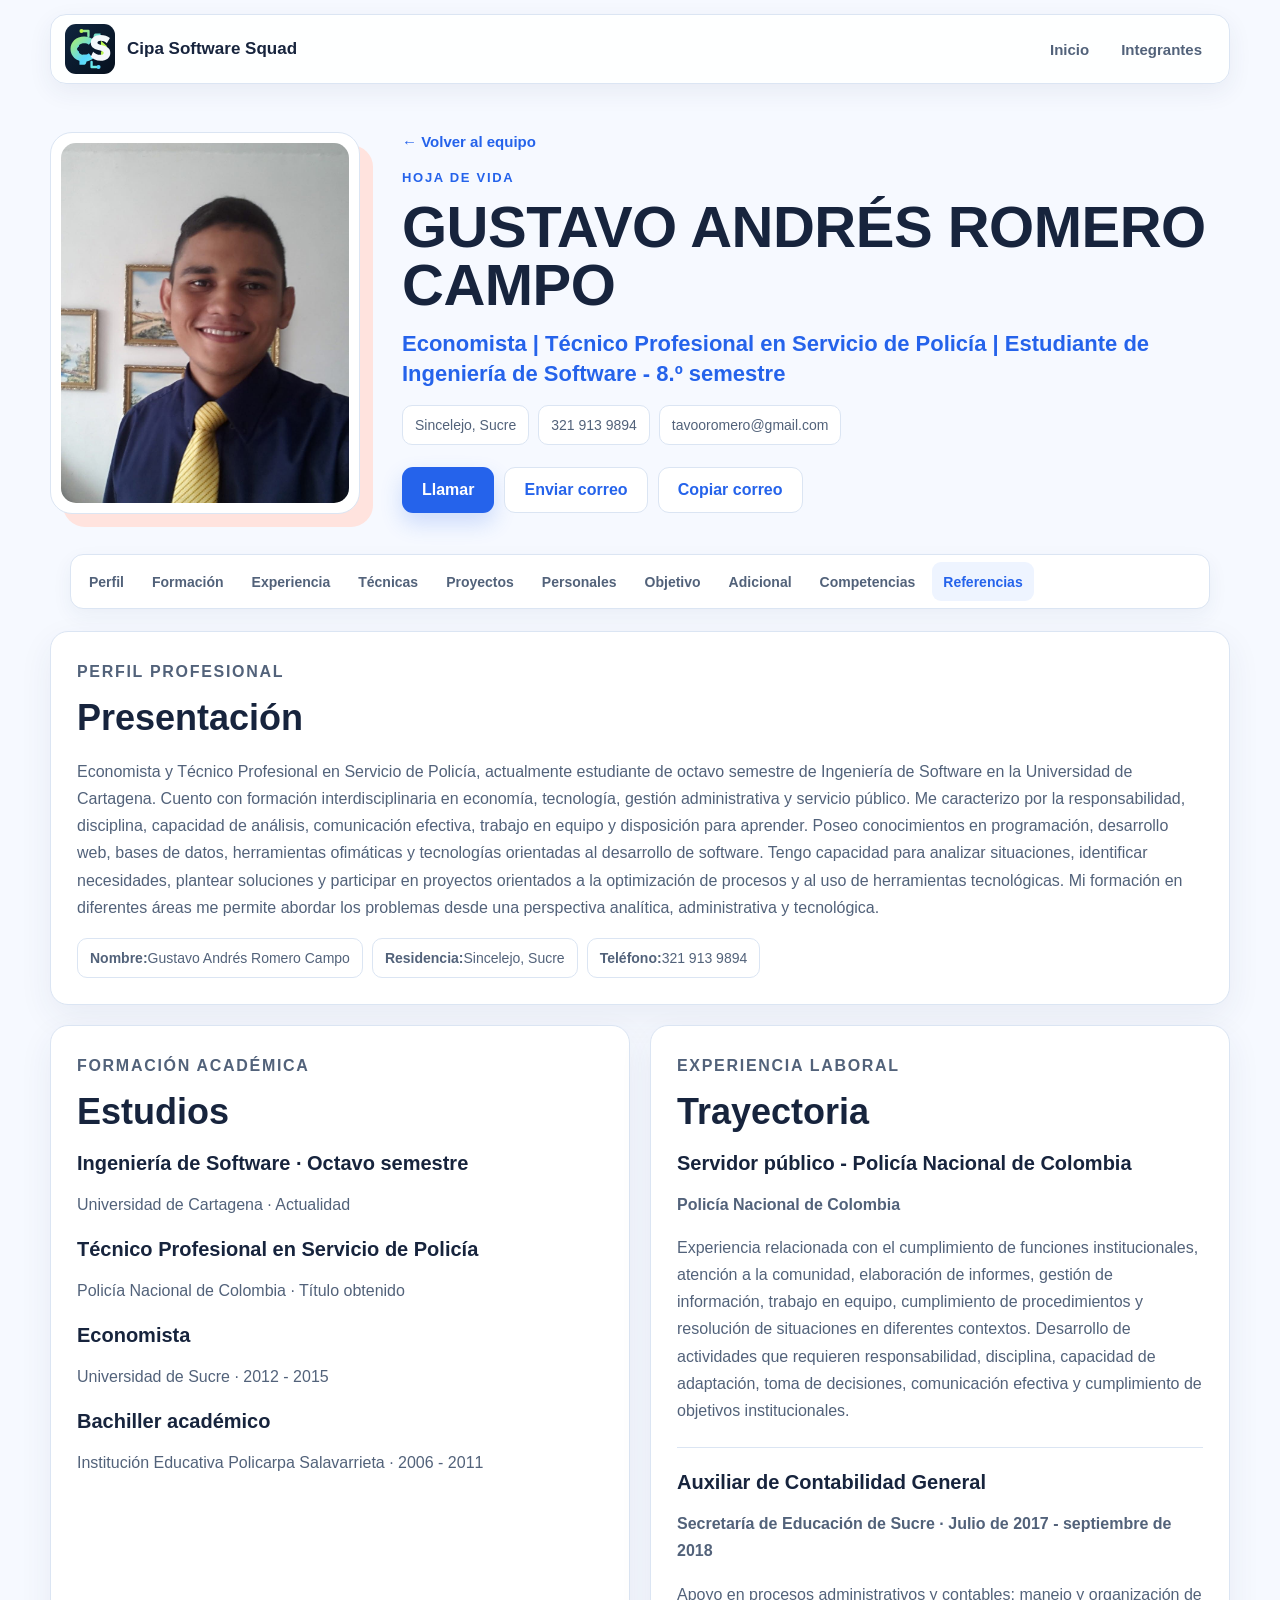
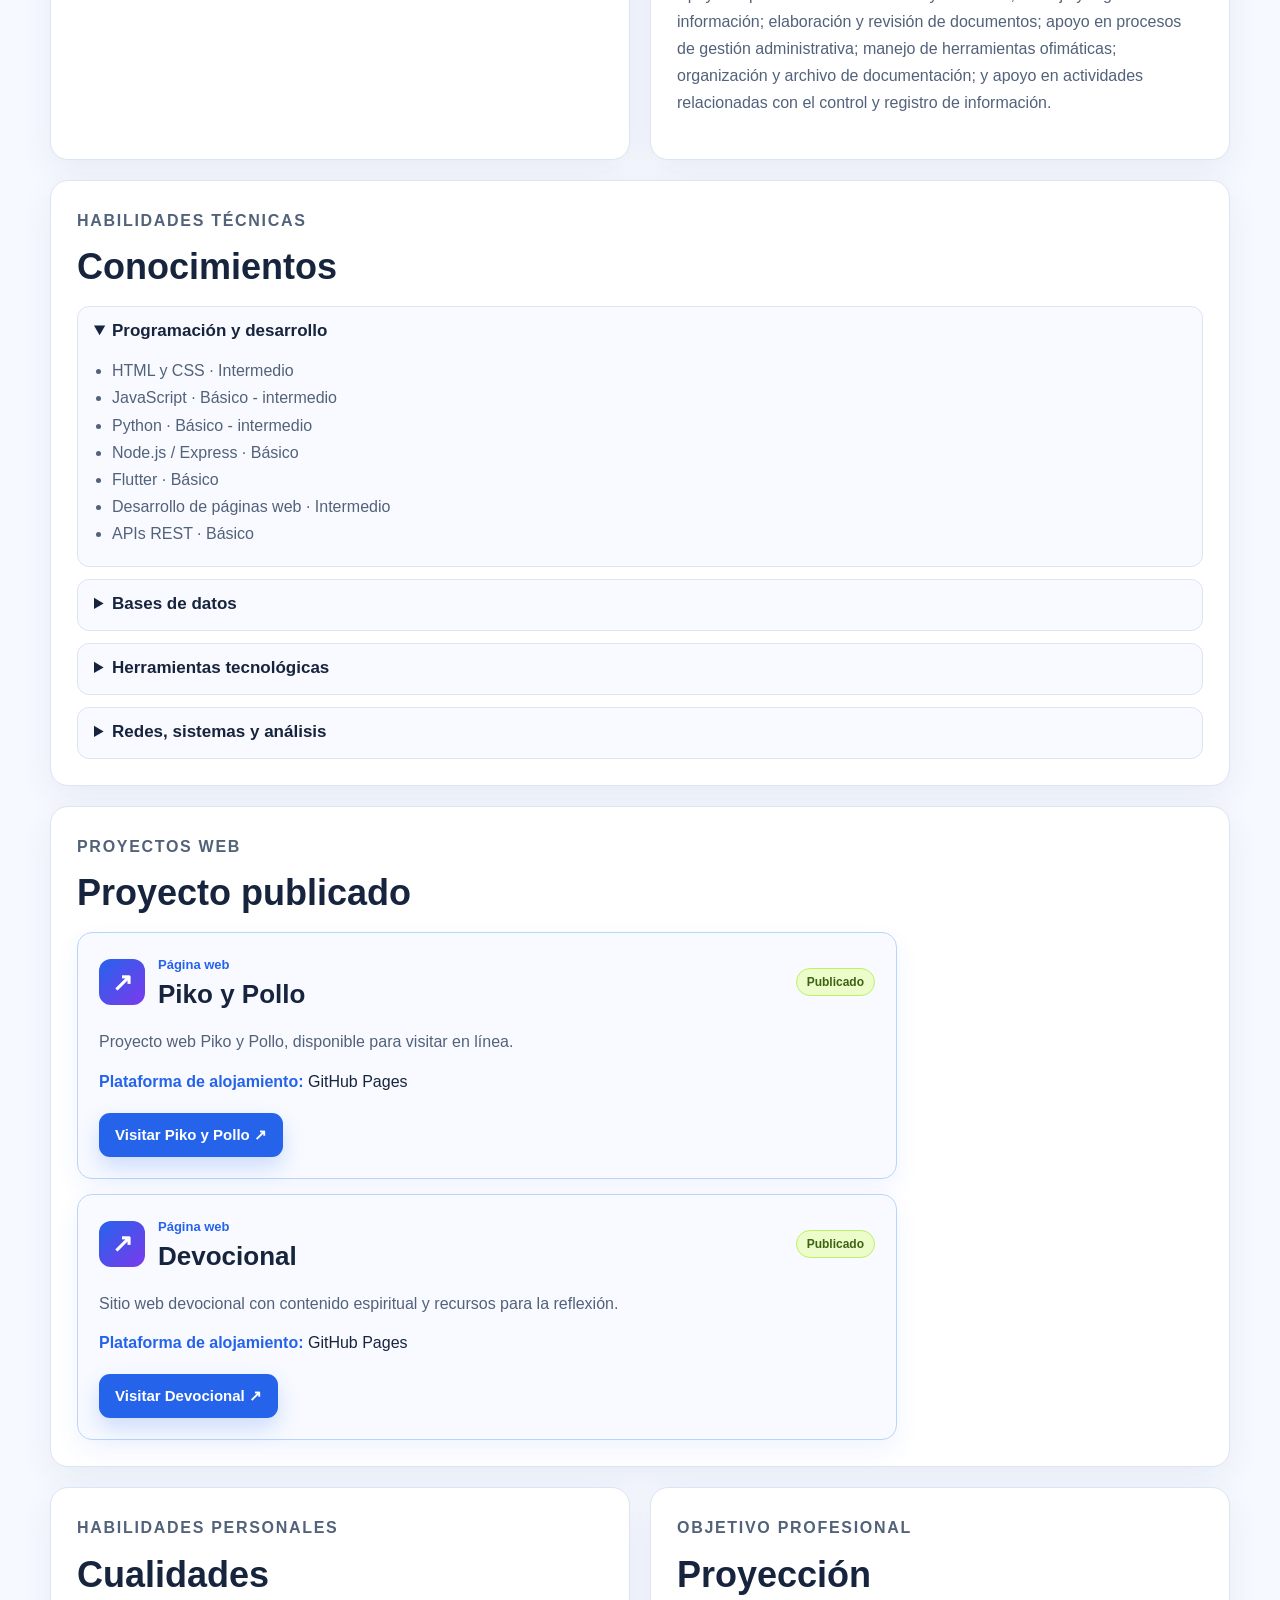
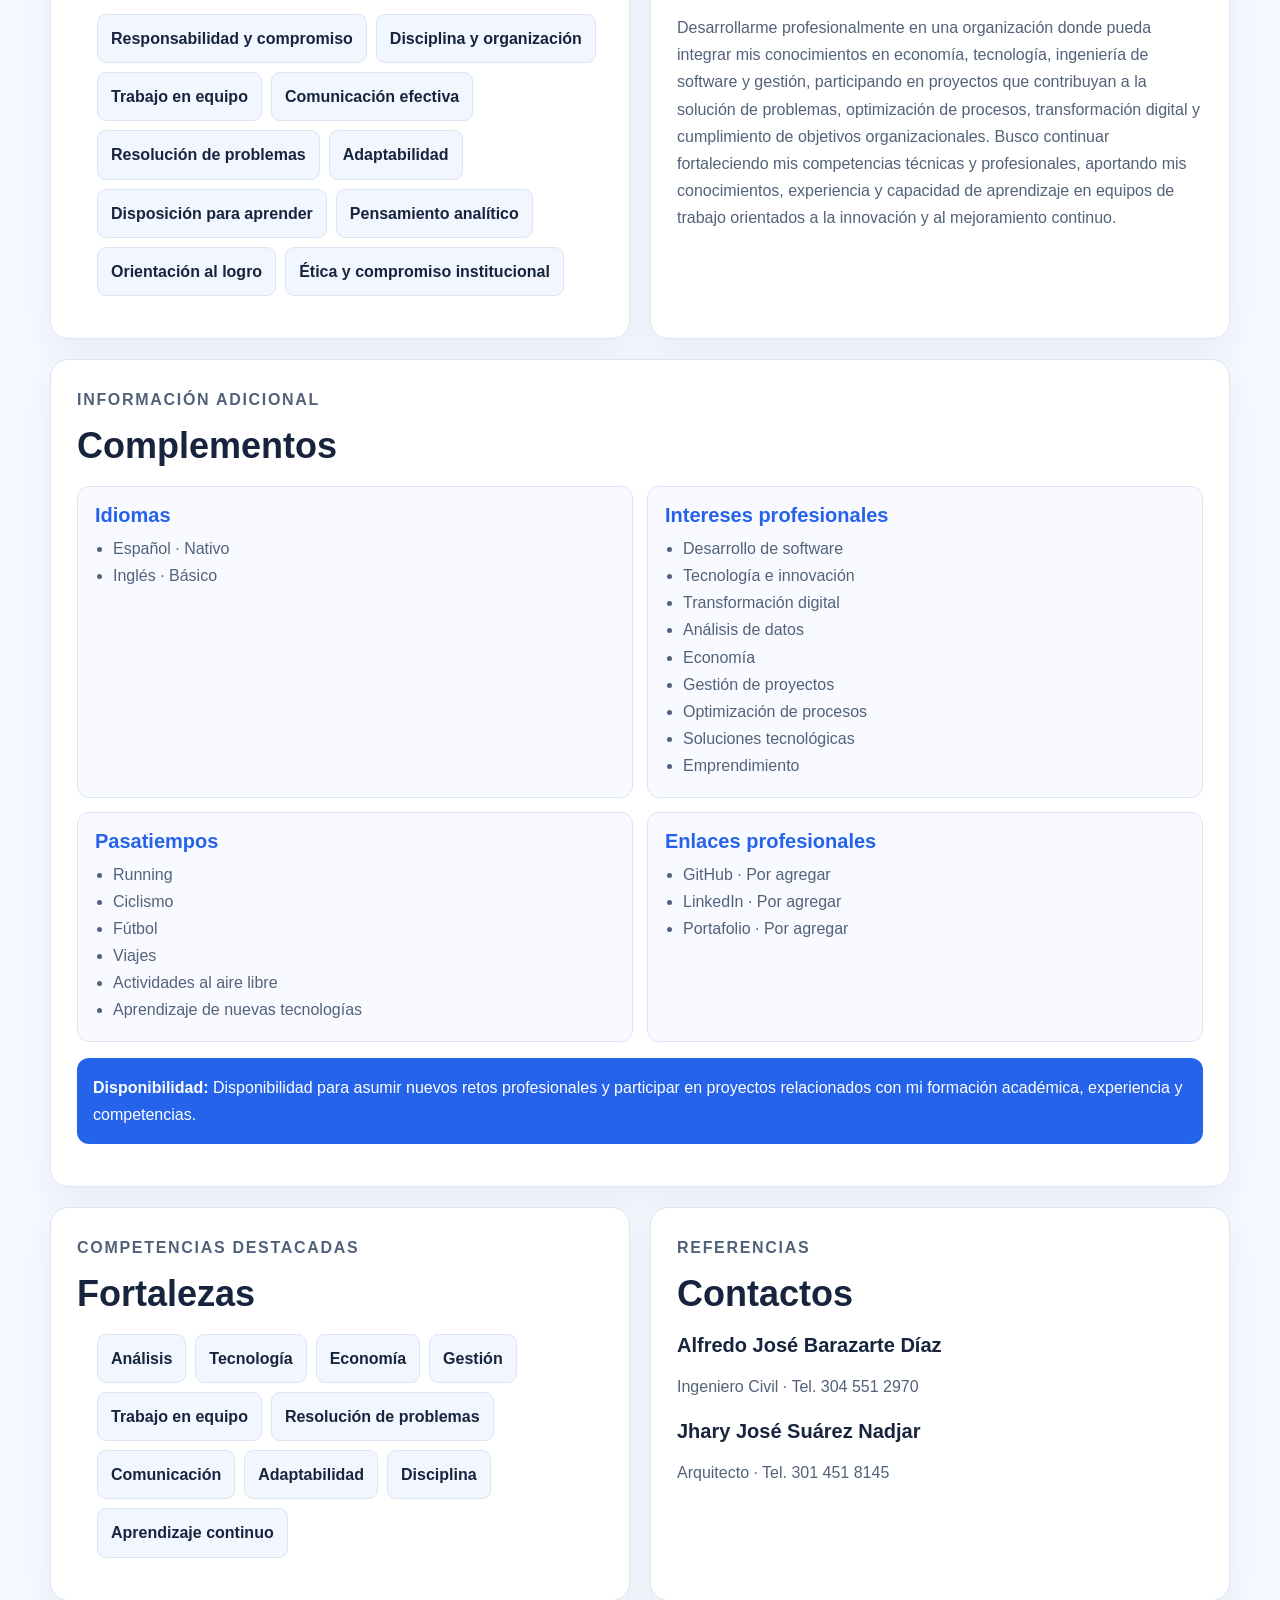
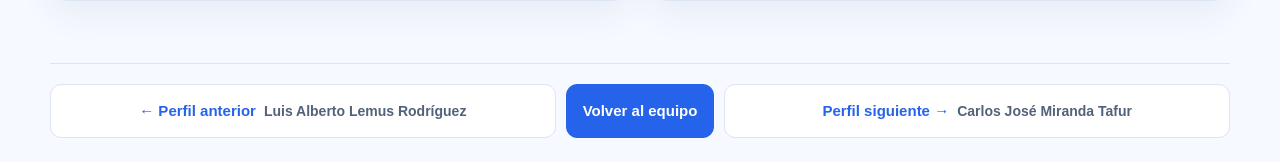
<file: integrante-2.html>
<!DOCTYPE html>
<html lang="es">
<head>
  <meta charset="UTF-8">
  <meta name="viewport" content="width=device-width, initial-scale=1.0">
  <title>Gustavo Andrés Romero Campo | Hoja de vida</title>
  <link rel="icon" type="image/svg+xml" href="imagenes/logo-cipa-software-squad.svg">
  <link rel="stylesheet" href="css/estilos.css">
  <style>.revelar{opacity:1;transform:none}.js .revelar{opacity:0;transform:translateY(16px)}.js .revelar.visible{opacity:1;transform:none}</style>
</head>
<body class="pagina-perfil">
  <header class="encabezado">
    <a class="marca" href="index.html#inicio" title="Ir al inicio"><img src="imagenes/logo-cipa-software-squad.svg" alt="Logo de Cipa Software Squad"> Cipa Software Squad</a>
    <button class="boton-menu" type="button" aria-label="Abrir menú" aria-expanded="false" aria-controls="menu-principal">
      <span></span><span></span><span></span>
    </button>
    <nav class="menu" id="menu-principal" aria-label="Navegacion principal">
      <a href="index.html#inicio">Inicio</a>
      <a href="index.html#equipo">Integrantes</a>
    </nav>
  </header>

  <main class="contenedor perfil" style="--color:#ff806b">
    <section class="perfil-hero revelar" id="inicio">
      <figure class="foto"><img src="imagenes/gustavo-andres-romero-campo.jpg" alt="Fotografía de Gustavo Andrés Romero Campo"></figure>
      <div class="perfil-info">
        <a class="volver" href="index.html#equipo">← Volver al equipo</a>
        <p class="sobrelinea">Hoja de vida</p>
        <h1>GUSTAVO ANDRÉS ROMERO CAMPO</h1>
        <p class="cargo">Economista | Técnico Profesional en Servicio de Policía | Estudiante de Ingeniería de Software - 8.º semestre</p>
        <div class="contacto">
          <span>Sincelejo, Sucre</span>
          <a href="tel:+573219139894">321 913 9894</a>
          <a href="mailto:tavooromero@gmail.com">tavooromero@gmail.com</a>
        </div>
        <div class="acciones-contacto">
          <a class="boton boton-principal" href="tel:+573219139894">Llamar</a>
          <a class="boton boton-secundario" href="mailto:tavooromero@gmail.com">Enviar correo</a>
          <button class="boton boton-secundario" data-copy-email="tavooromero@gmail.com">Copiar correo</button>
        </div>
      </div>
    </section>

    <nav class="nav-secciones" aria-label="Secciones de la hoja de vida">
      <a href="#perfil">Perfil</a>
      <a href="#formacion">Formación</a>
      <a href="#experiencia">Experiencia</a>
      <a href="#tecnicas">Técnicas</a>
      <a href="#proyectos">Proyectos</a>
      <a href="#personales">Personales</a>
      <a href="#objetivo">Objetivo</a>
      <a href="#adicional">Adicional</a>
      <a href="#competencias">Competencias</a>
      <a href="#referencias">Referencias</a>
    </nav>

    <section class="secciones">
      <article class="panel panel-ancho revelar" id="perfil">
        <p class="sobrelinea">Perfil profesional</p>
        <h2>Presentación</h2>
        <p>Economista y Técnico Profesional en Servicio de Policía, actualmente estudiante de octavo semestre de Ingeniería de Software en la Universidad de Cartagena. Cuento con formación interdisciplinaria en economía, tecnología, gestión administrativa y servicio público. Me caracterizo por la responsabilidad, disciplina, capacidad de análisis, comunicación efectiva, trabajo en equipo y disposición para aprender. Poseo conocimientos en programación, desarrollo web, bases de datos, herramientas ofimáticas y tecnologías orientadas al desarrollo de software. Tengo capacidad para analizar situaciones, identificar necesidades, plantear soluciones y participar en proyectos orientados a la optimización de procesos y al uso de herramientas tecnológicas. Mi formación en diferentes áreas me permite abordar los problemas desde una perspectiva analítica, administrativa y tecnológica.</p>
        <div class="datos-rapidos">
          <span><strong>Nombre:</strong> Gustavo Andrés Romero Campo</span>
          <span><strong>Residencia:</strong> Sincelejo, Sucre</span>
          <span><strong>Teléfono:</strong> 321 913 9894</span>
        </div>
      </article>

      <article class="panel revelar" id="formacion">
        <p class="sobrelinea">Formación académica</p>
        <h2>Estudios</h2>
        <h3>Ingeniería de Software · Octavo semestre</h3>
        <p>Universidad de Cartagena · Actualidad</p>
        <h3>Técnico Profesional en Servicio de Policía</h3>
        <p>Policía Nacional de Colombia · Título obtenido</p>
        <h3>Economista</h3>
        <p>Universidad de Sucre · 2012 - 2015</p>
        <h3>Bachiller académico</h3>
        <p>Institución Educativa Policarpa Salavarrieta · 2006 - 2011</p>
      </article>

      <article class="panel revelar" id="experiencia">
        <p class="sobrelinea">Experiencia laboral</p>
        <h2>Trayectoria</h2>
        <h3>Servidor público - Policía Nacional de Colombia</h3>
        <p><strong>Policía Nacional de Colombia</strong></p>
        <p>Experiencia relacionada con el cumplimiento de funciones institucionales, atención a la comunidad, elaboración de informes, gestión de información, trabajo en equipo, cumplimiento de procedimientos y resolución de situaciones en diferentes contextos. Desarrollo de actividades que requieren responsabilidad, disciplina, capacidad de adaptación, toma de decisiones, comunicación efectiva y cumplimiento de objetivos institucionales.</p>
        <hr>
        <h3>Auxiliar de Contabilidad General</h3>
        <p><strong>Secretaría de Educación de Sucre · Julio de 2017 - septiembre de 2018</strong></p>
        <p>Apoyo en procesos administrativos y contables; manejo y organización de información; elaboración y revisión de documentos; apoyo en procesos de gestión administrativa; manejo de herramientas ofimáticas; organización y archivo de documentación; y apoyo en actividades relacionadas con el control y registro de información.</p>
      </article>

      <article class="panel panel-ancho revelar" id="tecnicas">
        <p class="sobrelinea">Habilidades técnicas</p>
        <h2>Conocimientos</h2>
        <details class="grupo-desplegable" open>
          <summary>Programación y desarrollo</summary>
          <ul><li>HTML y CSS · Intermedio</li><li>JavaScript · Básico - intermedio</li><li>Python · Básico - intermedio</li><li>Node.js / Express · Básico</li><li>Flutter · Básico</li><li>Desarrollo de páginas web · Intermedio</li><li>APIs REST · Básico</li></ul>
        </details>
        <details class="grupo-desplegable">
          <summary>Bases de datos</summary>
          <ul><li>SQL · Intermedio</li><li>MySQL · Básico - intermedio</li><li>PostgreSQL · Básico - intermedio</li><li>MongoDB · Básico</li><li>Consultas, registros y operaciones CRUD</li></ul>
        </details>
        <details class="grupo-desplegable">
          <summary>Herramientas tecnológicas</summary>
          <ul><li>Microsoft Excel · Intermedio - avanzado</li><li>Microsoft Word · Avanzado</li><li>Microsoft PowerPoint · Intermedio - avanzado</li><li>Herramientas digitales · Avanzado</li><li>Gestión documental y manejo de información</li><li>Manejo de sistemas y plataformas digitales</li></ul>
        </details>
        <details class="grupo-desplegable">
          <summary>Redes, sistemas y análisis</summary>
          <ul><li>Conocimientos básicos de redes y conectividad</li><li>Configuración y conceptos fundamentales de redes</li><li>Mantenimiento básico de computadores</li><li>Conocimientos generales de sistemas operativos y hardware</li><li>Análisis de información</li><li>Elaboración de informes</li><li>Gestión y organización de datos</li><li>Análisis de procesos</li><li>Resolución de problemas</li><li>Manejo de herramientas tecnológicas</li><li>Fundamentos de ingeniería de software</li></ul>
        </details>
      </article>

      <article class="panel panel-ancho revelar" id="proyectos">
        <p class="sobrelinea">Proyectos web</p>
        <h2>Proyecto publicado</h2>
        <div class="proyectos-lista">
          <article class="tarjeta-proyecto">
            <div class="proyecto-cabecera">
              <div class="proyecto-icono" aria-hidden="true">↗</div>
              <div>
                <p class="proyecto-tipo">Página web</p>
                <h3>Piko y Pollo</h3>
              </div>
              <span class="proyecto-estado">Publicado</span>
            </div>
            <p class="proyecto-descripcion">Proyecto web Piko y Pollo, disponible para visitar en línea.</p>
            <p class="proyecto-hosting"><strong>Plataforma de alojamiento:</strong> GitHub Pages</p>
            <a class="boton boton-principal proyecto-enlace" href="https://tavooromero.github.io/piko-y-pollo/" target="_blank" rel="noopener noreferrer">Visitar Piko y Pollo ↗</a>
          </article>

          <article class="tarjeta-proyecto">
            <div class="proyecto-cabecera">
              <div class="proyecto-icono" aria-hidden="true">↗</div>
              <div>
                <p class="proyecto-tipo">Página web</p>
                <h3>Devocional</h3>
              </div>
              <span class="proyecto-estado">Publicado</span>
            </div>
            <p class="proyecto-descripcion">Sitio web devocional con contenido espiritual y recursos para la reflexión.</p>
            <p class="proyecto-hosting"><strong>Plataforma de alojamiento:</strong> GitHub Pages</p>
            <a class="boton boton-principal proyecto-enlace" href="https://tavooromero.github.io/Devocional/" target="_blank" rel="noopener noreferrer">Visitar Devocional ↗</a>
          </article>
        </div>
      </article>

      <article class="panel revelar" id="personales">
        <p class="sobrelinea">Habilidades personales</p>
        <h2>Cualidades</h2>
        <ul class="lista-personal"><li>Responsabilidad y compromiso</li><li>Disciplina y organización</li><li>Trabajo en equipo</li><li>Comunicación efectiva</li><li>Resolución de problemas</li><li>Adaptabilidad</li><li>Disposición para aprender</li><li>Pensamiento analítico</li><li>Orientación al logro</li><li>Ética y compromiso institucional</li></ul>
      </article>

      <article class="panel revelar" id="objetivo">
        <p class="sobrelinea">Objetivo profesional</p>
        <h2>Proyección</h2>
        <p>Desarrollarme profesionalmente en una organización donde pueda integrar mis conocimientos en economía, tecnología, ingeniería de software y gestión, participando en proyectos que contribuyan a la solución de problemas, optimización de procesos, transformación digital y cumplimiento de objetivos organizacionales. Busco continuar fortaleciendo mis competencias técnicas y profesionales, aportando mis conocimientos, experiencia y capacidad de aprendizaje en equipos de trabajo orientados a la innovación y al mejoramiento continuo.</p>
      </article>

      <article class="panel panel-ancho revelar" id="adicional">
        <p class="sobrelinea">Información adicional</p>
        <h2>Complementos</h2>
        <div class="grupos-habilidades">
          <section><h3>Idiomas</h3><ul><li>Español · Nativo</li><li>Inglés · Básico</li></ul></section>
          <section><h3>Intereses profesionales</h3><ul><li>Desarrollo de software</li><li>Tecnología e innovación</li><li>Transformación digital</li><li>Análisis de datos</li><li>Economía</li><li>Gestión de proyectos</li><li>Optimización de procesos</li><li>Soluciones tecnológicas</li><li>Emprendimiento</li></ul></section>
          <section><h3>Pasatiempos</h3><ul><li>Running</li><li>Ciclismo</li><li>Fútbol</li><li>Viajes</li><li>Actividades al aire libre</li><li>Aprendizaje de nuevas tecnologías</li></ul></section>
          <section><h3>Enlaces profesionales</h3><ul><li>GitHub · Por agregar</li><li>LinkedIn · Por agregar</li><li>Portafolio · Por agregar</li></ul></section>
        </div>
        <p class="disponibilidad"><strong>Disponibilidad:</strong> Disponibilidad para asumir nuevos retos profesionales y participar en proyectos relacionados con mi formación académica, experiencia y competencias.</p>
      </article>

      <article class="panel revelar" id="competencias">
        <p class="sobrelinea">Competencias destacadas</p>
        <h2>Fortalezas</h2>
        <ul class="lista-personal"><li>Análisis</li><li>Tecnología</li><li>Economía</li><li>Gestión</li><li>Trabajo en equipo</li><li>Resolución de problemas</li><li>Comunicación</li><li>Adaptabilidad</li><li>Disciplina</li><li>Aprendizaje continuo</li></ul>
      </article>

      <article class="panel revelar" id="referencias">
        <p class="sobrelinea">Referencias</p>
        <h2>Contactos</h2>
        <h3>Alfredo José Barazarte Díaz</h3>
        <p>Ingeniero Civil · Tel. 304 551 2970</p>
        <h3>Jhary José Suárez Nadjar</h3>
        <p>Arquitecto · Tel. 301 451 8145</p>
      </article>
    </section>
  </main>

  <footer class="pie navegacion-perfiles">
    <a class="boton-nav" href="integrante-1.html">← Perfil anterior <span>Luis Alberto Lemus Rodríguez</span></a>
    <a class="boton-nav boton-equipo" href="index.html#equipo">Volver al equipo</a>
    <a class="boton-nav" href="integrante-3.html">Perfil siguiente → <span>Carlos José Miranda Tafur</span></a>
  </footer>

  <button class="volver-arriba" type="button" aria-label="Volver arriba">↑</button>
  <div class="toast" role="status" aria-live="polite">Correo copiado</div>
  <script src="js/interacciones.js"></script>
</body>
</html>
</file>
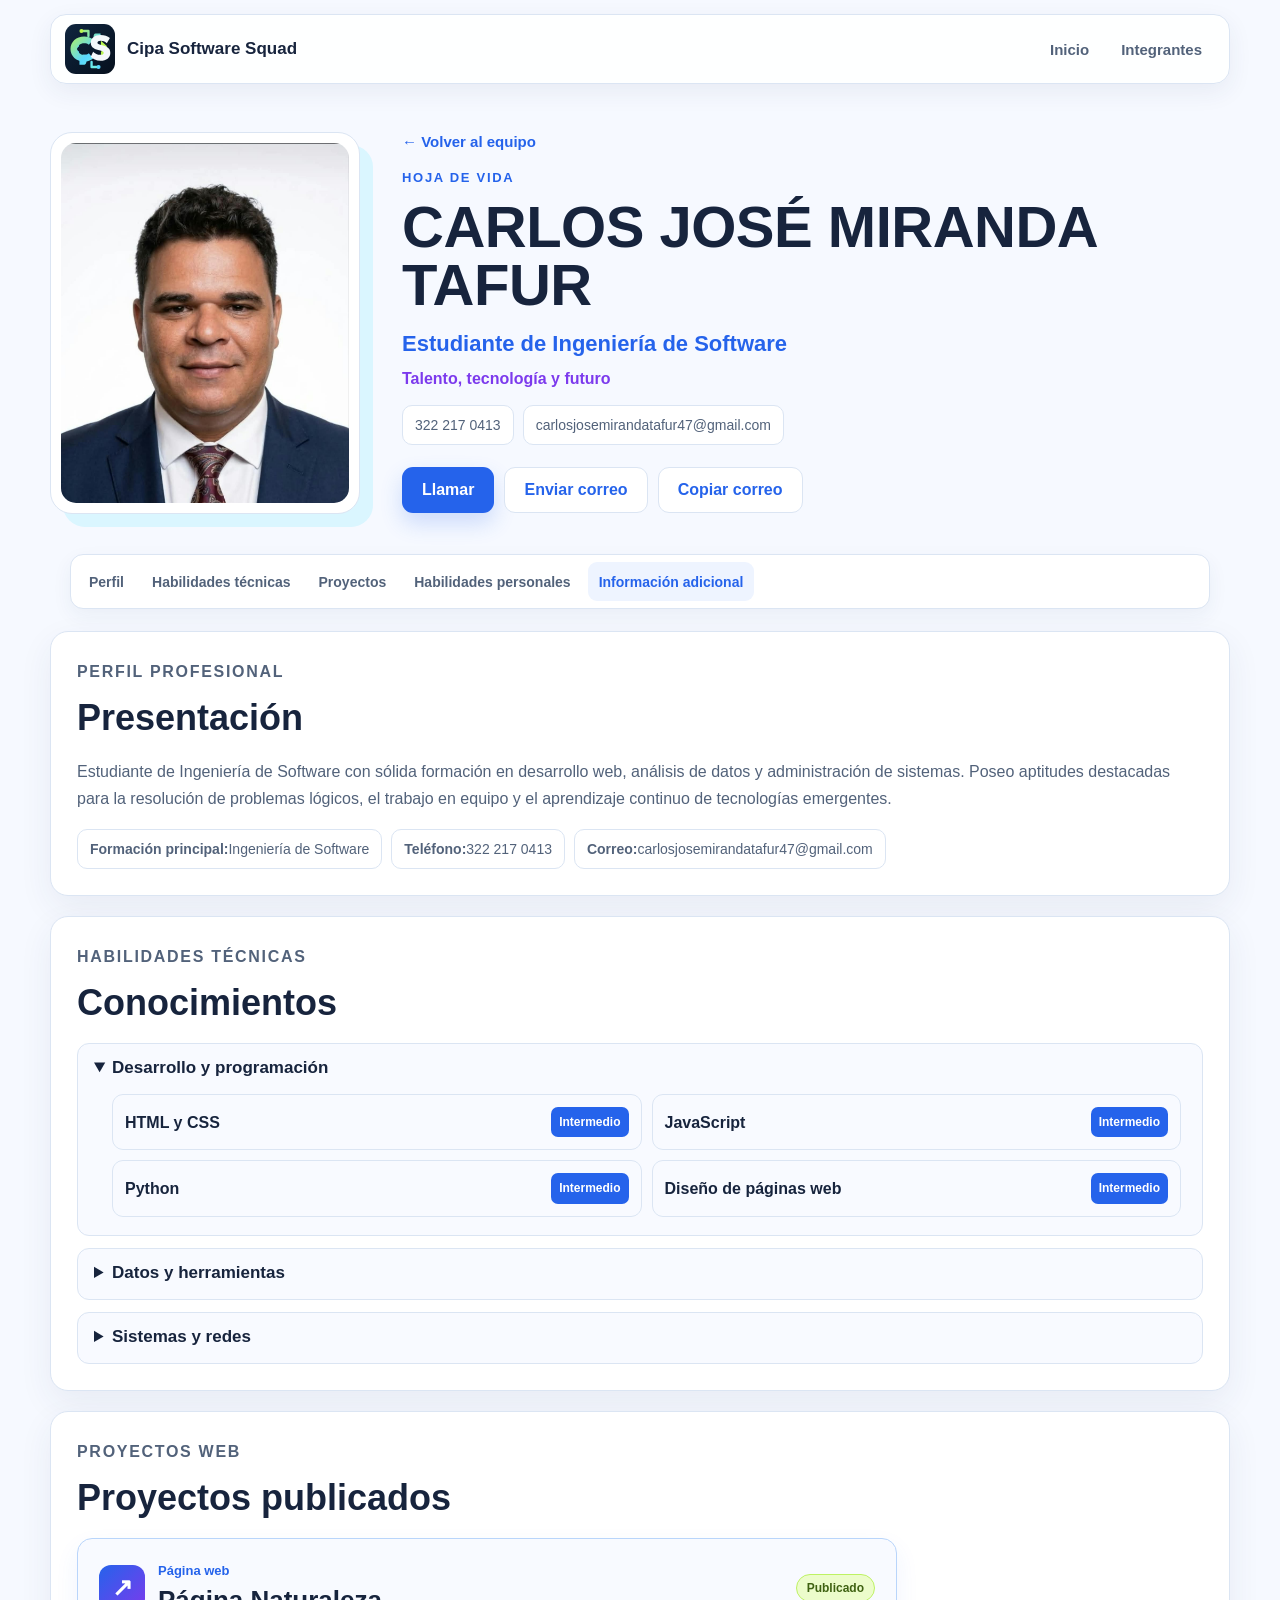
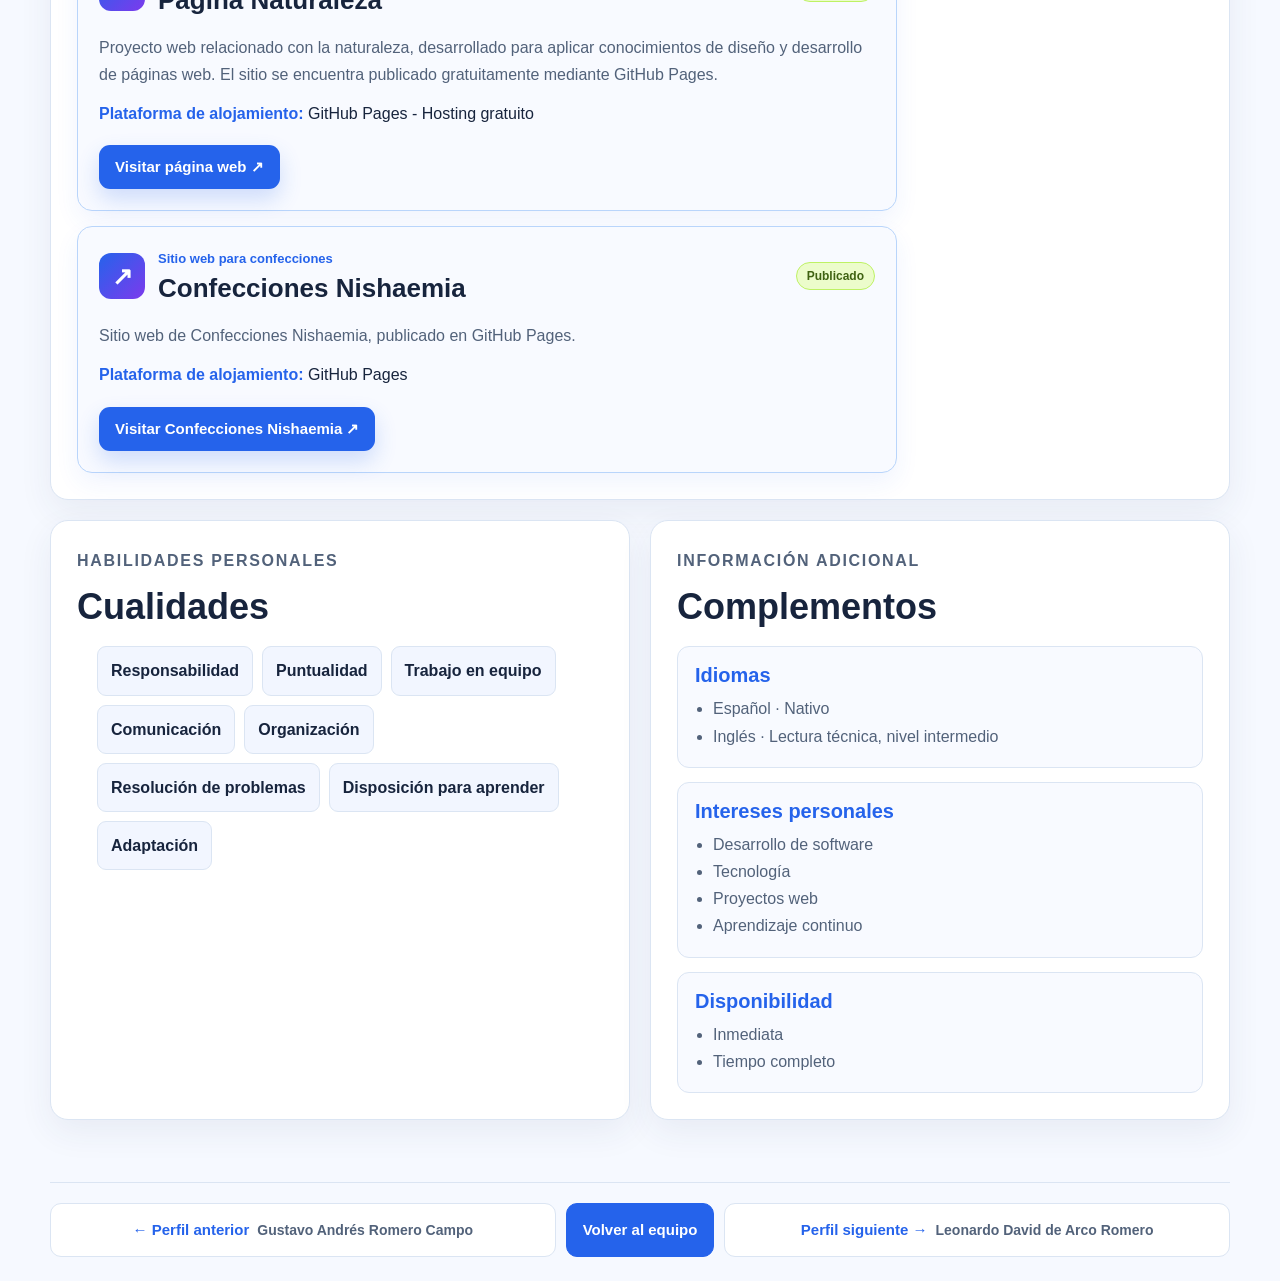
<file: integrante-3.html>
<!DOCTYPE html>
<html lang="es">
<head>
  <meta charset="UTF-8">
  <meta name="viewport" content="width=device-width, initial-scale=1.0">
  <title>Carlos José Miranda Tafur | Hoja de vida</title>
  <link rel="icon" type="image/svg+xml" href="imagenes/logo-cipa-software-squad.svg">
  <link rel="stylesheet" href="css/estilos.css">
  <style>.revelar{opacity:1;transform:none}.js .revelar{opacity:0;transform:translateY(16px)}.js .revelar.visible{opacity:1;transform:none}</style>
</head>
<body class="pagina-perfil">
  <header class="encabezado">
    <a class="marca" href="index.html#inicio" title="Ir al inicio"><img src="imagenes/logo-cipa-software-squad.svg" alt="Logo de Cipa Software Squad"> Cipa Software Squad</a>
    <button class="boton-menu" type="button" aria-label="Abrir menú" aria-expanded="false" aria-controls="menu-principal">
      <span></span><span></span><span></span>
    </button>
    <nav class="menu" id="menu-principal" aria-label="Navegacion principal">
      <a href="index.html#inicio">Inicio</a>
      <a href="index.html#equipo">Integrantes</a>
    </nav>
  </header>

  <main class="contenedor perfil" style="--color:#59d7ff">
    <section class="perfil-hero revelar" id="inicio">
      <figure class="foto">
        <img src="imagenes/carlos-jose-miranda-tafur.jpg" alt="Fotografía de Carlos José Miranda Tafur">
      </figure>
      <div class="perfil-info">
        <a class="volver" href="index.html#equipo">← Volver al equipo</a>
        <p class="sobrelinea">Hoja de vida</p>
        <h1>CARLOS JOSÉ MIRANDA TAFUR</h1>
        <p class="cargo">Estudiante de Ingeniería de Software</p>
        <p class="frase-perfil">Talento, tecnología y futuro</p>
        <div class="contacto">
          <a href="tel:3222170413">322 217 0413</a>
          <a href="mailto:carlosjosemirandatafur47@gmail.com">carlosjosemirandatafur47@gmail.com</a>
        </div>
        <div class="acciones-contacto">
          <a class="boton boton-principal" href="tel:3222170413">Llamar</a>
          <a class="boton boton-secundario" href="mailto:carlosjosemirandatafur47@gmail.com">Enviar correo</a>
          <button class="boton boton-secundario" data-copy-email="carlosjosemirandatafur47@gmail.com">Copiar correo</button>
        </div>
      </div>
    </section>

    <nav class="nav-secciones" aria-label="Secciones de la hoja de vida">
      <a href="#perfil">Perfil</a>
      <a href="#tecnicas">Habilidades técnicas</a>
      <a href="#proyectos">Proyectos</a>
      <a href="#personales">Habilidades personales</a>
      <a href="#adicional">Información adicional</a>
    </nav>

    <section class="secciones">
      <article class="panel panel-ancho revelar" id="perfil">
        <p class="sobrelinea">Perfil profesional</p>
        <h2>Presentación</h2>
        <p>Estudiante de Ingeniería de Software con sólida formación en desarrollo web, análisis de datos y administración de sistemas. Poseo aptitudes destacadas para la resolución de problemas lógicos, el trabajo en equipo y el aprendizaje continuo de tecnologías emergentes.</p>
        <div class="datos-rapidos">
          <span><strong>Formación principal:</strong> Ingeniería de Software</span>
          <span><strong>Teléfono:</strong> 322 217 0413</span>
          <span><strong>Correo:</strong> carlosjosemirandatafur47@gmail.com</span>
        </div>
      </article>

      <article class="panel panel-ancho revelar" id="tecnicas">
        <p class="sobrelinea">Habilidades técnicas</p>
        <h2>Conocimientos</h2>
        <details class="grupo-desplegable" open>
          <summary>Desarrollo y programación</summary>
          <ul class="lista-tecnica">
            <li><span>HTML y CSS</span><small>Intermedio</small></li>
            <li><span>JavaScript</span><small>Intermedio</small></li>
            <li><span>Python</span><small>Intermedio</small></li>
            <li><span>Diseño de páginas web</span><small>Intermedio</small></li>
          </ul>
        </details>
        <details class="grupo-desplegable">
          <summary>Datos y herramientas</summary>
          <ul class="lista-tecnica">
            <li><span>Bases de datos SQL</span><small>Intermedio</small></li>
            <li><span>Herramientas digitales y Git</span><small>Intermedio</small></li>
            <li><span>Microsoft Excel</span><small>Intermedio</small></li>
            <li><span>Microsoft Word y PowerPoint</span><small>Avanzado</small></li>
          </ul>
        </details>
        <details class="grupo-desplegable">
          <summary>Sistemas y redes</summary>
          <ul class="lista-tecnica">
            <li><span>Mantenimiento de computadores</span><small>Básico</small></li>
            <li><span>Redes</span><small>Básico</small></li>
          </ul>
        </details>
      </article>

      <article class="panel panel-ancho revelar" id="proyectos">
        <p class="sobrelinea">Proyectos web</p>
        <h2>Proyectos publicados</h2>
        <div class="proyectos-lista">
          <article class="tarjeta-proyecto">
            <div class="proyecto-cabecera">
              <div class="proyecto-icono" aria-hidden="true">↗</div>
              <div>
                <p class="proyecto-tipo">Página web</p>
                <h3>Página Naturaleza</h3>
              </div>
              <span class="proyecto-estado">Publicado</span>
            </div>
            <p class="proyecto-descripcion">Proyecto web relacionado con la naturaleza, desarrollado para aplicar conocimientos de diseño y desarrollo de páginas web. El sitio se encuentra publicado gratuitamente mediante GitHub Pages.</p>
            <p class="proyecto-hosting"><strong>Plataforma de alojamiento:</strong> GitHub Pages - Hosting gratuito</p>
            <a class="boton boton-principal proyecto-enlace" href="https://cmirandat-oss.github.io/pagina-naturaleza/" target="_blank" rel="noopener noreferrer">Visitar página web ↗</a>
          </article>
          <article class="tarjeta-proyecto">
            <div class="proyecto-cabecera">
              <div class="proyecto-icono" aria-hidden="true">↗</div>
              <div>
                <p class="proyecto-tipo">Sitio web para confecciones</p>
                <h3>Confecciones Nishaemia</h3>
              </div>
              <span class="proyecto-estado">Publicado</span>
            </div>
            <p class="proyecto-descripcion">Sitio web de Confecciones Nishaemia, publicado en GitHub Pages.</p>
            <p class="proyecto-hosting"><strong>Plataforma de alojamiento:</strong> GitHub Pages</p>
            <a class="boton boton-principal proyecto-enlace" href="https://nishaemia.github.io/confecciones-nishaemia/" target="_blank" rel="noopener noreferrer">Visitar Confecciones Nishaemia ↗</a>
          </article>
        </div>
      </article>

      <article class="panel revelar" id="personales">
        <p class="sobrelinea">Habilidades personales</p>
        <h2>Cualidades</h2>
        <ul class="lista-personal">
          <li>Responsabilidad</li>
          <li>Puntualidad</li>
          <li>Trabajo en equipo</li>
          <li>Comunicación</li>
          <li>Organización</li>
          <li>Resolución de problemas</li>
          <li>Disposición para aprender</li>
          <li>Adaptación</li>
        </ul>
      </article>

      <article class="panel revelar" id="adicional">
        <p class="sobrelinea">Información adicional</p>
        <h2>Complementos</h2>
        <div class="grupos-habilidades una-columna">
          <section>
            <h3>Idiomas</h3>
            <ul>
              <li>Español · Nativo</li>
              <li>Inglés · Lectura técnica, nivel intermedio</li>
            </ul>
          </section>
          <section>
            <h3>Intereses personales</h3>
            <ul>
              <li>Desarrollo de software</li>
              <li>Tecnología</li>
              <li>Proyectos web</li>
              <li>Aprendizaje continuo</li>
            </ul>
          </section>
          <section>
            <h3>Disponibilidad</h3>
            <ul>
              <li>Inmediata</li>
              <li>Tiempo completo</li>
            </ul>
          </section>
        </div>
      </article>
    </section>
  </main>

  <footer class="pie navegacion-perfiles">
    <a class="boton-nav" href="integrante-2.html">← Perfil anterior <span>Gustavo Andrés Romero Campo</span></a>
    <a class="boton-nav boton-equipo" href="index.html#equipo">Volver al equipo</a>
    <a class="boton-nav" href="integrante-4.html">Perfil siguiente → <span>Leonardo David de Arco Romero</span></a>
  </footer>

  <button class="volver-arriba" type="button" aria-label="Volver arriba">↑</button>
  <div class="toast" role="status" aria-live="polite">Correo copiado</div>
  <script src="js/interacciones.js"></script>
</body>
</html>
</file>
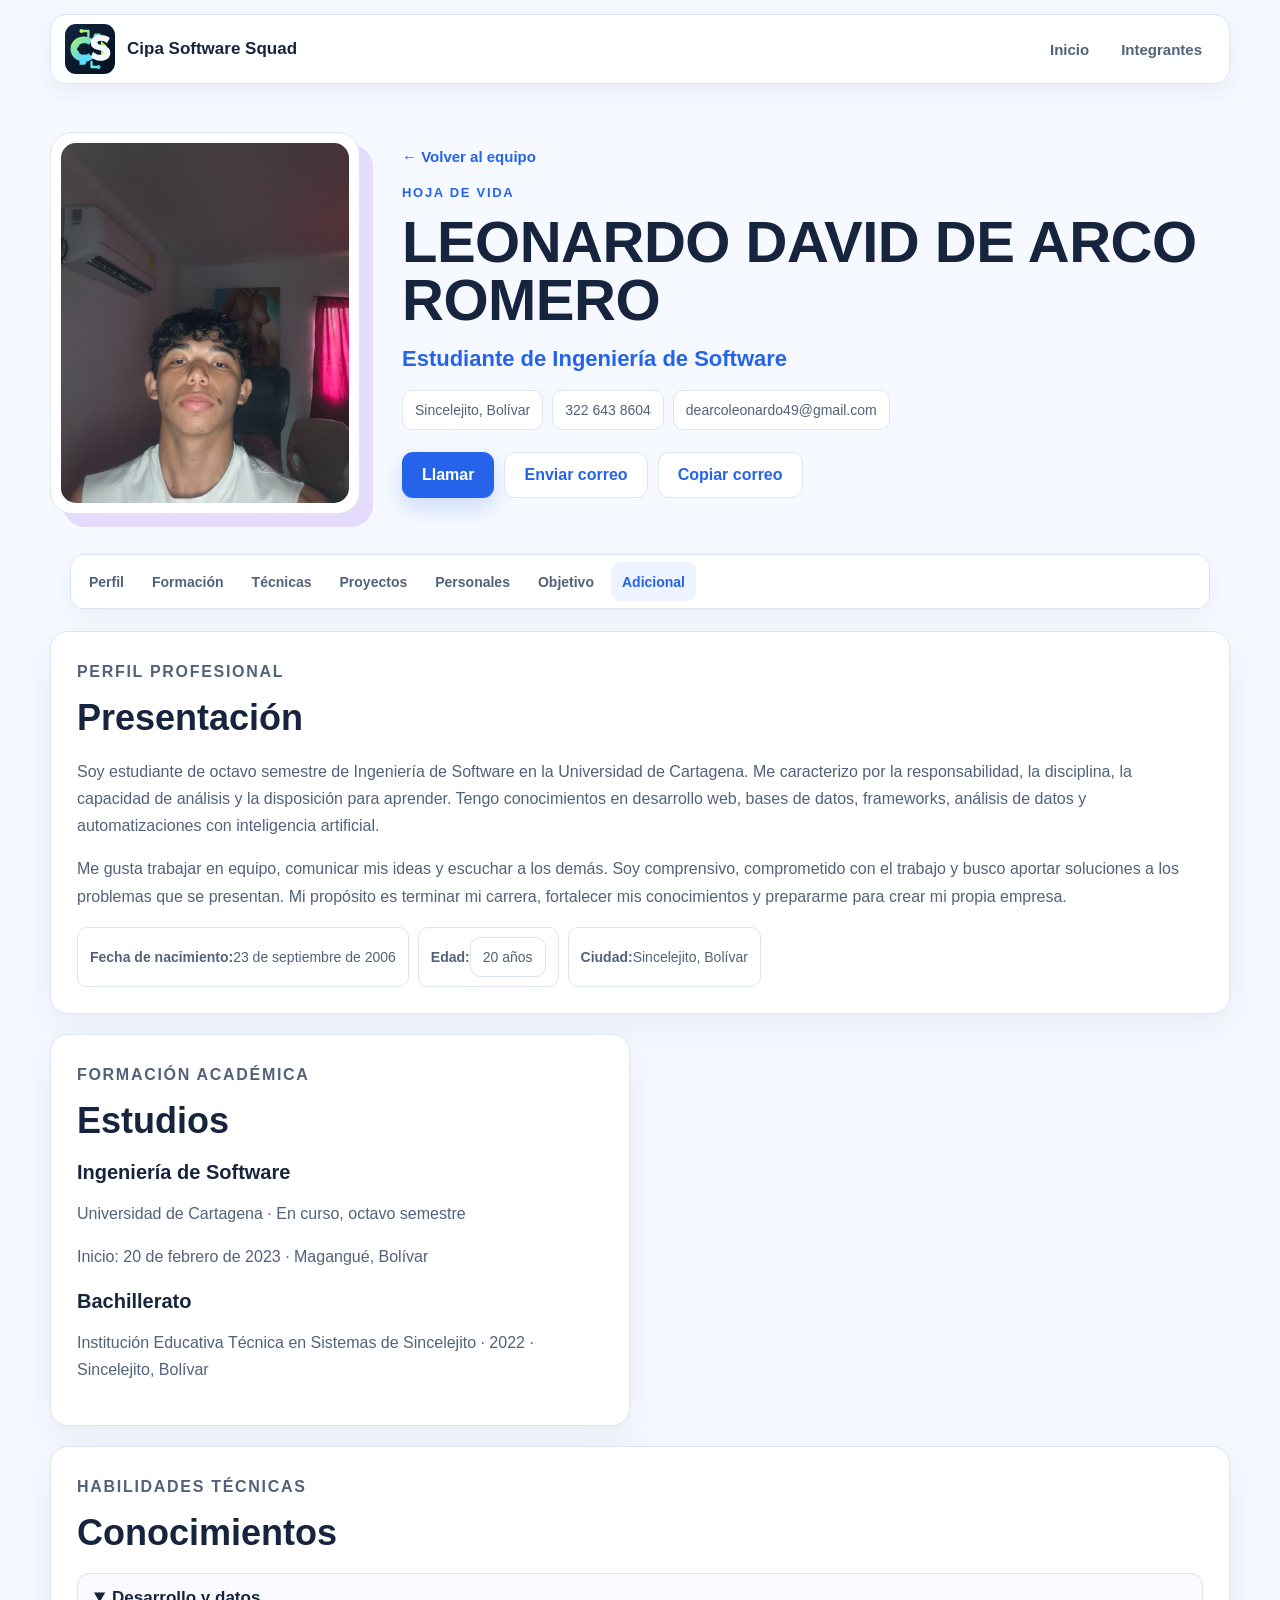
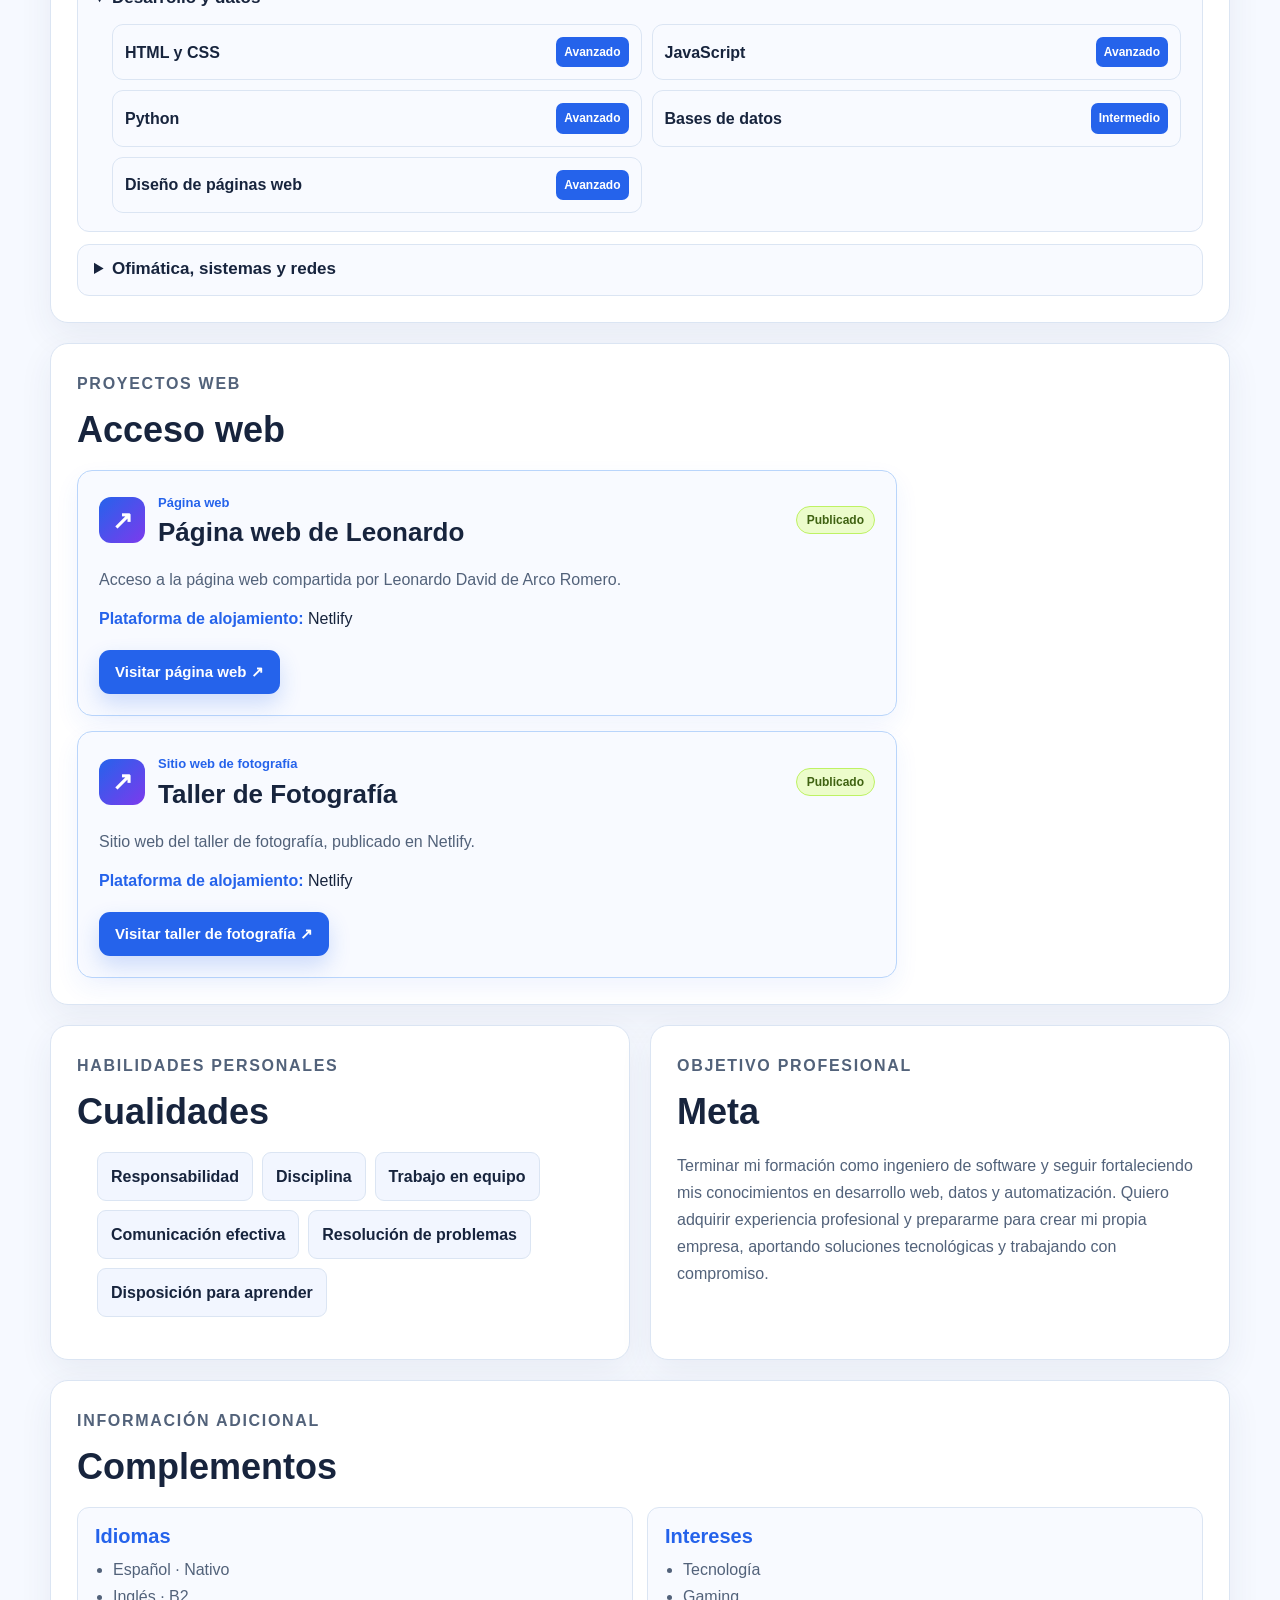
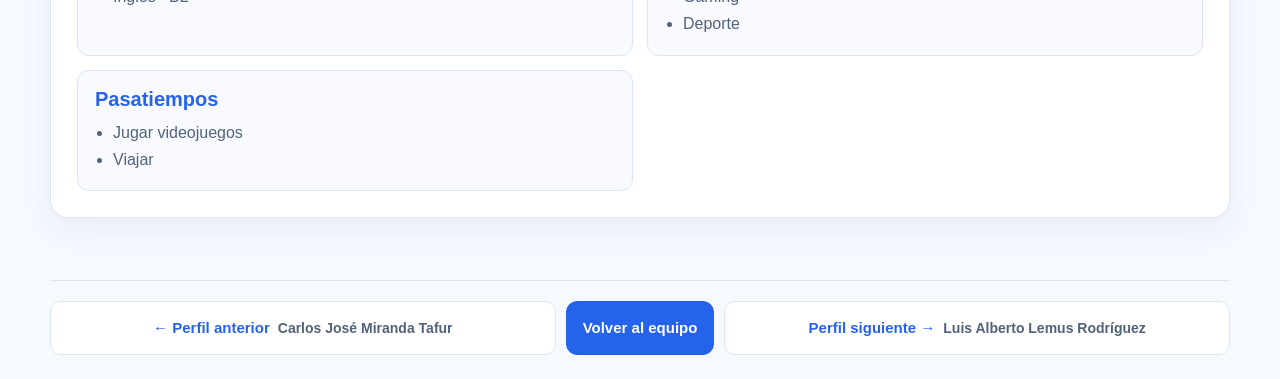
<file: integrante-4.html>
<!DOCTYPE html>
<html lang="es">
<head>
  <meta charset="UTF-8">
  <meta name="viewport" content="width=device-width, initial-scale=1.0">
  <title>Leonardo David de Arco Romero | Hoja de vida</title>
  <link rel="icon" type="image/svg+xml" href="imagenes/logo-cipa-software-squad.svg">
  <link rel="stylesheet" href="css/estilos.css">
  <style>.revelar{opacity:1;transform:none}.js .revelar{opacity:0;transform:translateY(16px)}.js .revelar.visible{opacity:1;transform:none}</style>
</head>
<body class="pagina-perfil">
  <header class="encabezado">
    <a class="marca" href="index.html#inicio" title="Ir al inicio"><img src="imagenes/logo-cipa-software-squad.svg" alt="Logo de Cipa Software Squad"> Cipa Software Squad</a>
    <button class="boton-menu" type="button" aria-label="Abrir menú" aria-expanded="false" aria-controls="menu-principal"><span></span><span></span><span></span></button>
    <nav class="menu" id="menu-principal" aria-label="Navegacion principal"><a href="index.html#inicio">Inicio</a><a href="index.html#equipo">Integrantes</a></nav>
  </header>

  <main class="contenedor perfil" style="--color:#8b5cf6">
    <section class="perfil-hero revelar" id="inicio">
      <figure class="foto">
        <img class="foto-leonardo" src="imagenes/WhatsApp Image 2026-09-12 at 19.11.04.jpeg" alt="Fotografía de Leonardo David de Arco Romero">
      </figure>
      <div class="perfil-info">
        <a class="volver" href="index.html#equipo">← Volver al equipo</a>
        <p class="sobrelinea">Hoja de vida</p>
        <h1>LEONARDO DAVID DE ARCO ROMERO</h1>
        <p class="cargo">Estudiante de Ingeniería de Software</p>
        <div class="contacto">
          <span>Sincelejito, Bolívar</span>
          <a href="tel:+573226438604">322 643 8604</a>
          <a href="mailto:dearcoleonardo49@gmail.com">dearcoleonardo49@gmail.com</a>
        </div>
        <div class="acciones-contacto">
          <a class="boton boton-principal" href="tel:+573226438604">Llamar</a>
          <a class="boton boton-secundario" href="mailto:dearcoleonardo49@gmail.com">Enviar correo</a>
          <button class="boton boton-secundario" data-copy-email="dearcoleonardo49@gmail.com">Copiar correo</button>
        </div>
      </div>
    </section>

    <nav class="nav-secciones" aria-label="Secciones de la hoja de vida">
      <a href="#perfil">Perfil</a><a href="#formacion">Formación</a><a href="#tecnicas">Técnicas</a><a href="#proyectos">Proyectos</a><a href="#personales">Personales</a><a href="#objetivo">Objetivo</a><a href="#adicional">Adicional</a>
    </nav>

    <section class="secciones">
      <article class="panel panel-ancho revelar" id="perfil">
        <p class="sobrelinea">Perfil profesional</p>
        <h2>Presentación</h2>
        <p>Soy estudiante de octavo semestre de Ingeniería de Software en la Universidad de Cartagena. Me caracterizo por la responsabilidad, la disciplina, la capacidad de análisis y la disposición para aprender. Tengo conocimientos en desarrollo web, bases de datos, frameworks, análisis de datos y automatizaciones con inteligencia artificial.</p>
        <p>Me gusta trabajar en equipo, comunicar mis ideas y escuchar a los demás. Soy comprensivo, comprometido con el trabajo y busco aportar soluciones a los problemas que se presentan. Mi propósito es terminar mi carrera, fortalecer mis conocimientos y prepararme para crear mi propia empresa.</p>
        <div class="datos-rapidos">
          <span><strong>Fecha de nacimiento:</strong> 23 de septiembre de 2006</span>
          <span><strong>Edad:</strong> <span data-edad-nacimiento="2006-09-23">19 años</span></span>
          <span><strong>Ciudad:</strong> Sincelejito, Bolívar</span>
        </div>
      </article>

      <article class="panel revelar" id="formacion">
        <p class="sobrelinea">Formación académica</p>
        <h2>Estudios</h2>
        <h3>Ingeniería de Software</h3>
        <p>Universidad de Cartagena · En curso, octavo semestre</p>
        <p>Inicio: 20 de febrero de 2023 · Magangué, Bolívar</p>
        <h3>Bachillerato</h3>
        <p>Institución Educativa Técnica en Sistemas de Sincelejito · 2022 · Sincelejito, Bolívar</p>
      </article>

      <article class="panel panel-ancho revelar" id="tecnicas">
        <p class="sobrelinea">Habilidades técnicas</p>
        <h2>Conocimientos</h2>
        <details class="grupo-desplegable" open>
          <summary>Desarrollo y datos</summary>
          <ul class="lista-tecnica">
            <li><span>HTML y CSS</span><small>Avanzado</small></li><li><span>JavaScript</span><small>Avanzado</small></li><li><span>Python</span><small>Avanzado</small></li><li><span>Bases de datos</span><small>Intermedio</small></li><li><span>Diseño de páginas web</span><small>Avanzado</small></li>
          </ul>
        </details>
        <details class="grupo-desplegable">
          <summary>Ofimática, sistemas y redes</summary>
          <ul class="lista-tecnica">
            <li><span>Microsoft Excel</span><small>Intermedio</small></li><li><span>Microsoft Word</span><small>Avanzado</small></li><li><span>Microsoft PowerPoint</span><small>Avanzado</small></li><li><span>Mantenimiento de computadores</span><small>Intermedio</small></li><li><span>Redes</span><small>Intermedio</small></li><li><span>Manejo de herramientas digitales</span><small>Avanzado</small></li>
          </ul>
        </details>
      </article>

      <article class="panel panel-ancho revelar" id="proyectos">
        <p class="sobrelinea">Proyectos web</p><h2>Acceso web</h2>
        <div class="proyectos-lista"><article class="tarjeta-proyecto">
          <div class="proyecto-cabecera"><div class="proyecto-icono" aria-hidden="true">↗</div><div><p class="proyecto-tipo">Página web</p><h3>Página web de Leonardo</h3></div><span class="proyecto-estado">Publicado</span></div>
          <p class="proyecto-descripcion">Acceso a la página web compartida por Leonardo David de Arco Romero.</p>
          <p class="proyecto-hosting"><strong>Plataforma de alojamiento:</strong> Netlify</p>
          <a class="boton boton-principal proyecto-enlace" href="https://leonardodearco.netlify.app/" target="_blank" rel="noopener noreferrer">Visitar página web ↗</a>
        </article><article class="tarjeta-proyecto">
          <div class="proyecto-cabecera"><div class="proyecto-icono" aria-hidden="true">↗</div><div><p class="proyecto-tipo">Sitio web de fotografía</p><h3>Taller de Fotografía</h3></div><span class="proyecto-estado">Publicado</span></div>
          <p class="proyecto-descripcion">Sitio web del taller de fotografía, publicado en Netlify.</p>
          <p class="proyecto-hosting"><strong>Plataforma de alojamiento:</strong> Netlify</p>
          <a class="boton boton-principal proyecto-enlace" href="https://tallerdefotgrafia.netlify.app" target="_blank" rel="noopener noreferrer">Visitar taller de fotografía ↗</a>
        </article></div>
      </article>

      <article class="panel revelar" id="personales"><p class="sobrelinea">Habilidades personales</p><h2>Cualidades</h2><ul class="lista-personal"><li>Responsabilidad</li><li>Disciplina</li><li>Trabajo en equipo</li><li>Comunicación efectiva</li><li>Resolución de problemas</li><li>Disposición para aprender</li></ul></article>

      <article class="panel revelar" id="objetivo"><p class="sobrelinea">Objetivo profesional</p><h2>Meta</h2><p>Terminar mi formación como ingeniero de software y seguir fortaleciendo mis conocimientos en desarrollo web, datos y automatización. Quiero adquirir experiencia profesional y prepararme para crear mi propia empresa, aportando soluciones tecnológicas y trabajando con compromiso.</p></article>

      <article class="panel panel-ancho revelar" id="adicional"><p class="sobrelinea">Información adicional</p><h2>Complementos</h2><div class="grupos-habilidades"><section><h3>Idiomas</h3><ul><li>Español · Nativo</li><li>Inglés · B2</li></ul></section><section><h3>Intereses</h3><ul><li>Tecnología</li><li>Gaming</li><li>Deporte</li></ul></section><section><h3>Pasatiempos</h3><ul><li>Jugar videojuegos</li><li>Viajar</li></ul></section></div></article>
    </section>
  </main>

  <footer class="pie navegacion-perfiles"><a class="boton-nav" href="integrante-3.html">← Perfil anterior <span>Carlos José Miranda Tafur</span></a><a class="boton-nav boton-equipo" href="index.html#equipo">Volver al equipo</a><a class="boton-nav" href="integrante-1.html">Perfil siguiente → <span>Luis Alberto Lemus Rodríguez</span></a></footer>
  <button class="volver-arriba" type="button" aria-label="Volver arriba">↑</button><div class="toast" role="status" aria-live="polite">Correo copiado</div><script src="js/interacciones.js"></script>
</body>
</html>
</file>
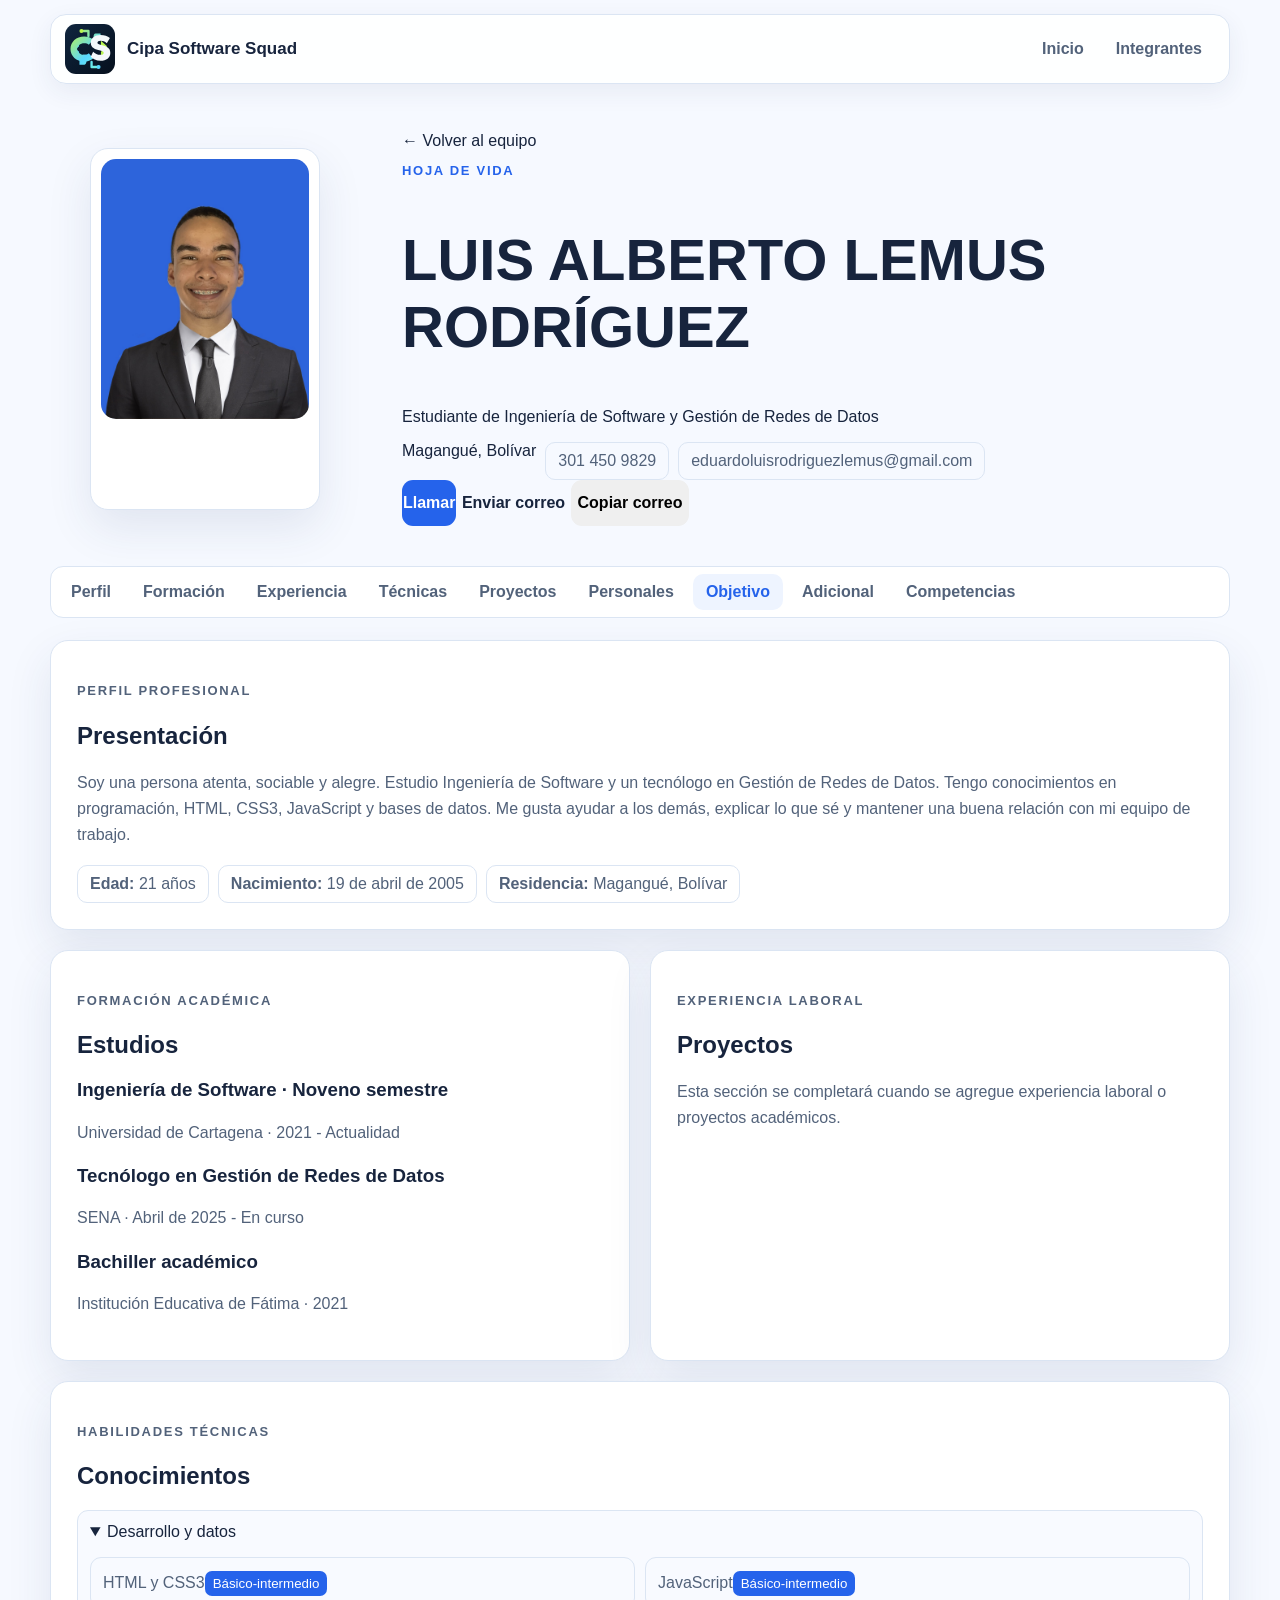
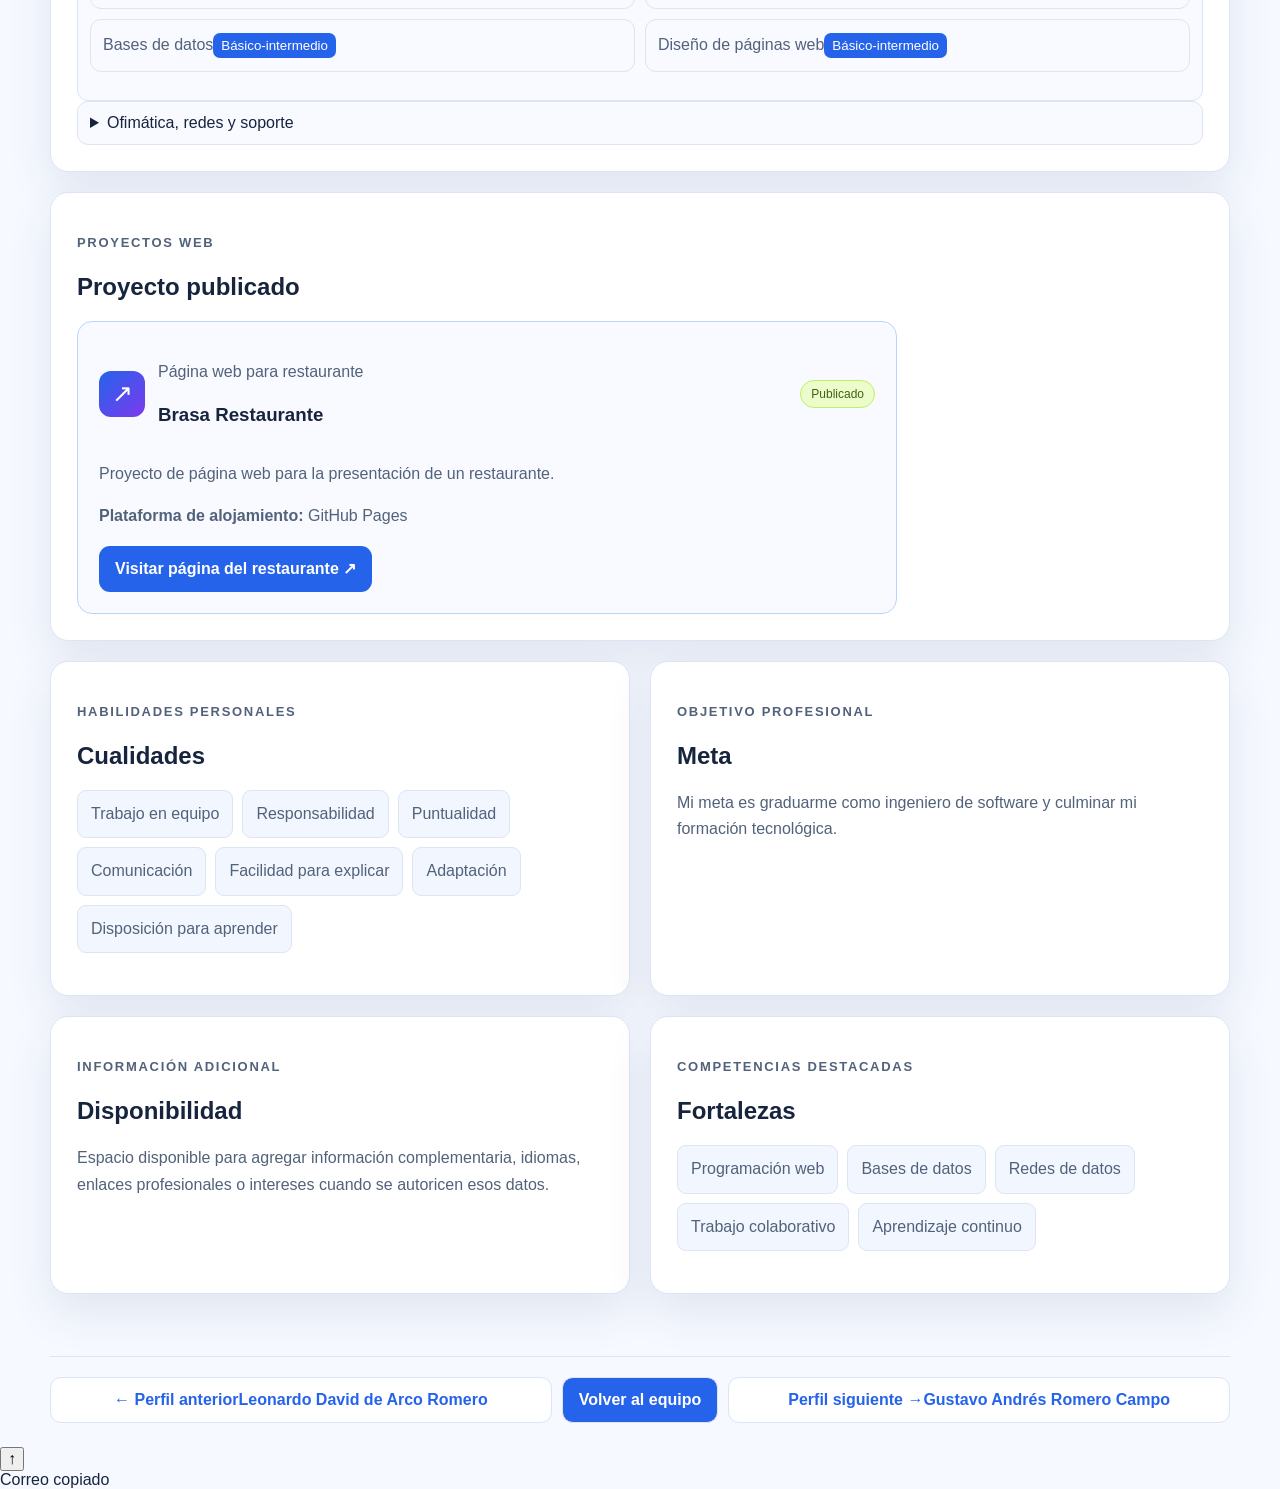
<file: static-template/integrante-1.html>
<!DOCTYPE html>
<html lang="es">
<head>
  <meta charset="UTF-8">
  <meta name="viewport" content="width=device-width, initial-scale=1.0">
  <title>Luis Alberto Lemus Rodríguez | Hoja de vida</title>
  <link rel="icon" type="image/svg+xml" href="imagenes/logo-cipa-software-squad.svg">
  <link rel="stylesheet" href="css/estilos.css">
  <style>.revelar{opacity:1;transform:none}.js .revelar{opacity:0;transform:translateY(16px)}.js .revelar.visible{opacity:1;transform:none}</style>
</head>
<body class="pagina-perfil">
  <header class="encabezado">
    <a class="marca" href="index.html#inicio" title="Ir al inicio"><img src="imagenes/logo-cipa-software-squad.svg" alt="Logo de Cipa Software Squad"> Cipa Software Squad</a>
    <button class="boton-menu" type="button" aria-label="Abrir menú" aria-expanded="false" aria-controls="menu-principal">
      <span></span><span></span><span></span>
    </button>
    <nav class="menu" id="menu-principal" aria-label="Navegacion principal">
      <a href="index.html#inicio">Inicio</a>
      <a href="index.html#equipo">Integrantes</a>
    </nav>
  </header>

  <main class="contenedor perfil" style="--color:#b9f451">
    <section class="perfil-hero revelar" id="inicio">
      <figure class="foto">
        <img src="imagenes/luis-alberto-lemus.jpg" alt="Fotografía de Luis Alberto Lemus Rodríguez">
      </figure>
      <div class="perfil-info">
        <a class="volver" href="index.html#equipo">← Volver al equipo</a>
        <p class="sobrelinea">Hoja de vida</p>
        <h1>LUIS ALBERTO LEMUS RODRÍGUEZ</h1>
        <p class="cargo">Estudiante de Ingeniería de Software y Gestión de Redes de Datos</p>
        <div class="contacto">
          <span>Magangué, Bolívar</span>
          <a href="tel:+573014509829">301 450 9829</a>
          <a href="mailto:eduardoluisrodriguezlemus@gmail.com">eduardoluisrodriguezlemus@gmail.com</a>
        </div>
        <div class="acciones-contacto">
          <a class="boton boton-principal" href="tel:+573014509829">Llamar</a>
          <a class="boton boton-secundario" href="mailto:eduardoluisrodriguezlemus@gmail.com">Enviar correo</a>
          <button class="boton boton-secundario" data-copy-email="eduardoluisrodriguezlemus@gmail.com">Copiar correo</button>
        </div>
      </div>
    </section>

    <nav class="nav-secciones" aria-label="Secciones de la hoja de vida">
      <a href="#perfil">Perfil</a>
      <a href="#formacion">Formación</a>
      <a href="#experiencia">Experiencia</a>
      <a href="#tecnicas">Técnicas</a>
      <a href="#proyectos">Proyectos</a>
      <a href="#personales">Personales</a>
      <a href="#objetivo">Objetivo</a>
      <a href="#adicional">Adicional</a>
      <a href="#competencias">Competencias</a>
    </nav>

    <section class="secciones">
      <article class="panel panel-ancho revelar" id="perfil">
        <p class="sobrelinea">Perfil profesional</p>
        <h2>Presentación</h2>
        <p>Soy una persona atenta, sociable y alegre. Estudio Ingeniería de Software y un tecnólogo en Gestión de Redes de Datos. Tengo conocimientos en programación, HTML, CSS3, JavaScript y bases de datos. Me gusta ayudar a los demás, explicar lo que sé y mantener una buena relación con mi equipo de trabajo.</p>
        <div class="datos-rapidos">
          <span><strong>Edad:</strong> 21 años</span>
          <span><strong>Nacimiento:</strong> 19 de abril de 2005</span>
          <span><strong>Residencia:</strong> Magangué, Bolívar</span>
        </div>
      </article>

      <article class="panel revelar" id="formacion">
        <p class="sobrelinea">Formación académica</p>
        <h2>Estudios</h2>
        <h3>Ingeniería de Software · Noveno semestre</h3>
        <p>Universidad de Cartagena · 2021 - Actualidad</p>
        <h3>Tecnólogo en Gestión de Redes de Datos</h3>
        <p>SENA · Abril de 2025 - En curso</p>
        <h3>Bachiller académico</h3>
        <p>Institución Educativa de Fátima · 2021</p>
      </article>

      <article class="panel revelar" id="experiencia">
        <p class="sobrelinea">Experiencia laboral</p>
        <h2>Proyectos</h2>
        <p>Esta sección se completará cuando se agregue experiencia laboral o proyectos académicos.</p>
      </article>

      <article class="panel panel-ancho revelar" id="tecnicas">
        <p class="sobrelinea">Habilidades técnicas</p>
        <h2>Conocimientos</h2>
        <details class="grupo-desplegable" open>
          <summary>Desarrollo y datos</summary>
          <ul class="lista-tecnica">
            <li><span>HTML y CSS3</span><small>Básico-intermedio</small></li>
            <li><span>JavaScript</span><small>Básico-intermedio</small></li>
            <li><span>Bases de datos</span><small>Básico-intermedio</small></li>
            <li><span>Diseño de páginas web</span><small>Básico-intermedio</small></li>
          </ul>
        </details>
        <details class="grupo-desplegable">
          <summary>Ofimática, redes y soporte</summary>
          <ul class="lista-tecnica">
            <li><span>Microsoft Excel</span><small>Básico-intermedio</small></li>
            <li><span>Microsoft Word</span><small>Básico-intermedio</small></li>
            <li><span>Microsoft PowerPoint</span><small>Básico-intermedio</small></li>
            <li><span>Mantenimiento de software de computadores portátiles</span><small>Básico-intermedio</small></li>
            <li><span>Redes de datos</span><small>Básico-intermedio</small></li>
            <li><span>Herramientas digitales</span><small>Básico-intermedio</small></li>
          </ul>
        </details>
      </article>

      <article class="panel panel-ancho revelar" id="proyectos">
        <p class="sobrelinea">Proyectos web</p>
        <h2>Proyecto publicado</h2>
        <div class="proyectos-lista">
          <article class="tarjeta-proyecto">
            <div class="proyecto-cabecera">
              <div class="proyecto-icono" aria-hidden="true">↗</div>
              <div>
                <p class="proyecto-tipo">Página web para restaurante</p>
                <h3>Brasa Restaurante</h3>
              </div>
              <span class="proyecto-estado">Publicado</span>
            </div>
            <p class="proyecto-descripcion">Proyecto de página web para la presentación de un restaurante.</p>
            <p class="proyecto-hosting"><strong>Plataforma de alojamiento:</strong> GitHub Pages</p>
            <a class="boton boton-principal proyecto-enlace" href="https://luis1719.github.io/brasa-restaurante/" target="_blank" rel="noopener noreferrer">Visitar página del restaurante ↗</a>
          </article>
        </div>
      </article>

      <article class="panel revelar" id="personales">
        <p class="sobrelinea">Habilidades personales</p>
        <h2>Cualidades</h2>
        <ul class="lista-personal">
          <li>Trabajo en equipo</li>
          <li>Responsabilidad</li>
          <li>Puntualidad</li>
          <li>Comunicación</li>
          <li>Facilidad para explicar</li>
          <li>Adaptación</li>
          <li>Disposición para aprender</li>
        </ul>
      </article>

      <article class="panel revelar" id="objetivo">
        <p class="sobrelinea">Objetivo profesional</p>
        <h2>Meta</h2>
        <p>Mi meta es graduarme como ingeniero de software y culminar mi formación tecnológica.</p>
      </article>

      <article class="panel revelar" id="adicional">
        <p class="sobrelinea">Información adicional</p>
        <h2>Disponibilidad</h2>
        <p>Espacio disponible para agregar información complementaria, idiomas, enlaces profesionales o intereses cuando se autoricen esos datos.</p>
      </article>

      <article class="panel revelar" id="competencias">
        <p class="sobrelinea">Competencias destacadas</p>
        <h2>Fortalezas</h2>
        <ul class="lista-personal">
          <li>Programación web</li>
          <li>Bases de datos</li>
          <li>Redes de datos</li>
          <li>Trabajo colaborativo</li>
          <li>Aprendizaje continuo</li>
        </ul>
      </article>
    </section>
  </main>

  <footer class="pie navegacion-perfiles">
    <a class="boton-nav" href="integrante-4.html">← Perfil anterior <span>Leonardo David de Arco Romero</span></a>
    <a class="boton-nav boton-equipo" href="index.html#equipo">Volver al equipo</a>
    <a class="boton-nav" href="integrante-2.html">Perfil siguiente → <span>Gustavo Andrés Romero Campo</span></a>
  </footer>

  <button class="volver-arriba" type="button" aria-label="Volver arriba">↑</button>
  <div class="toast" role="status" aria-live="polite">Correo copiado</div>
  <script src="js/interacciones.js"></script>
</body>
</html>
</file>
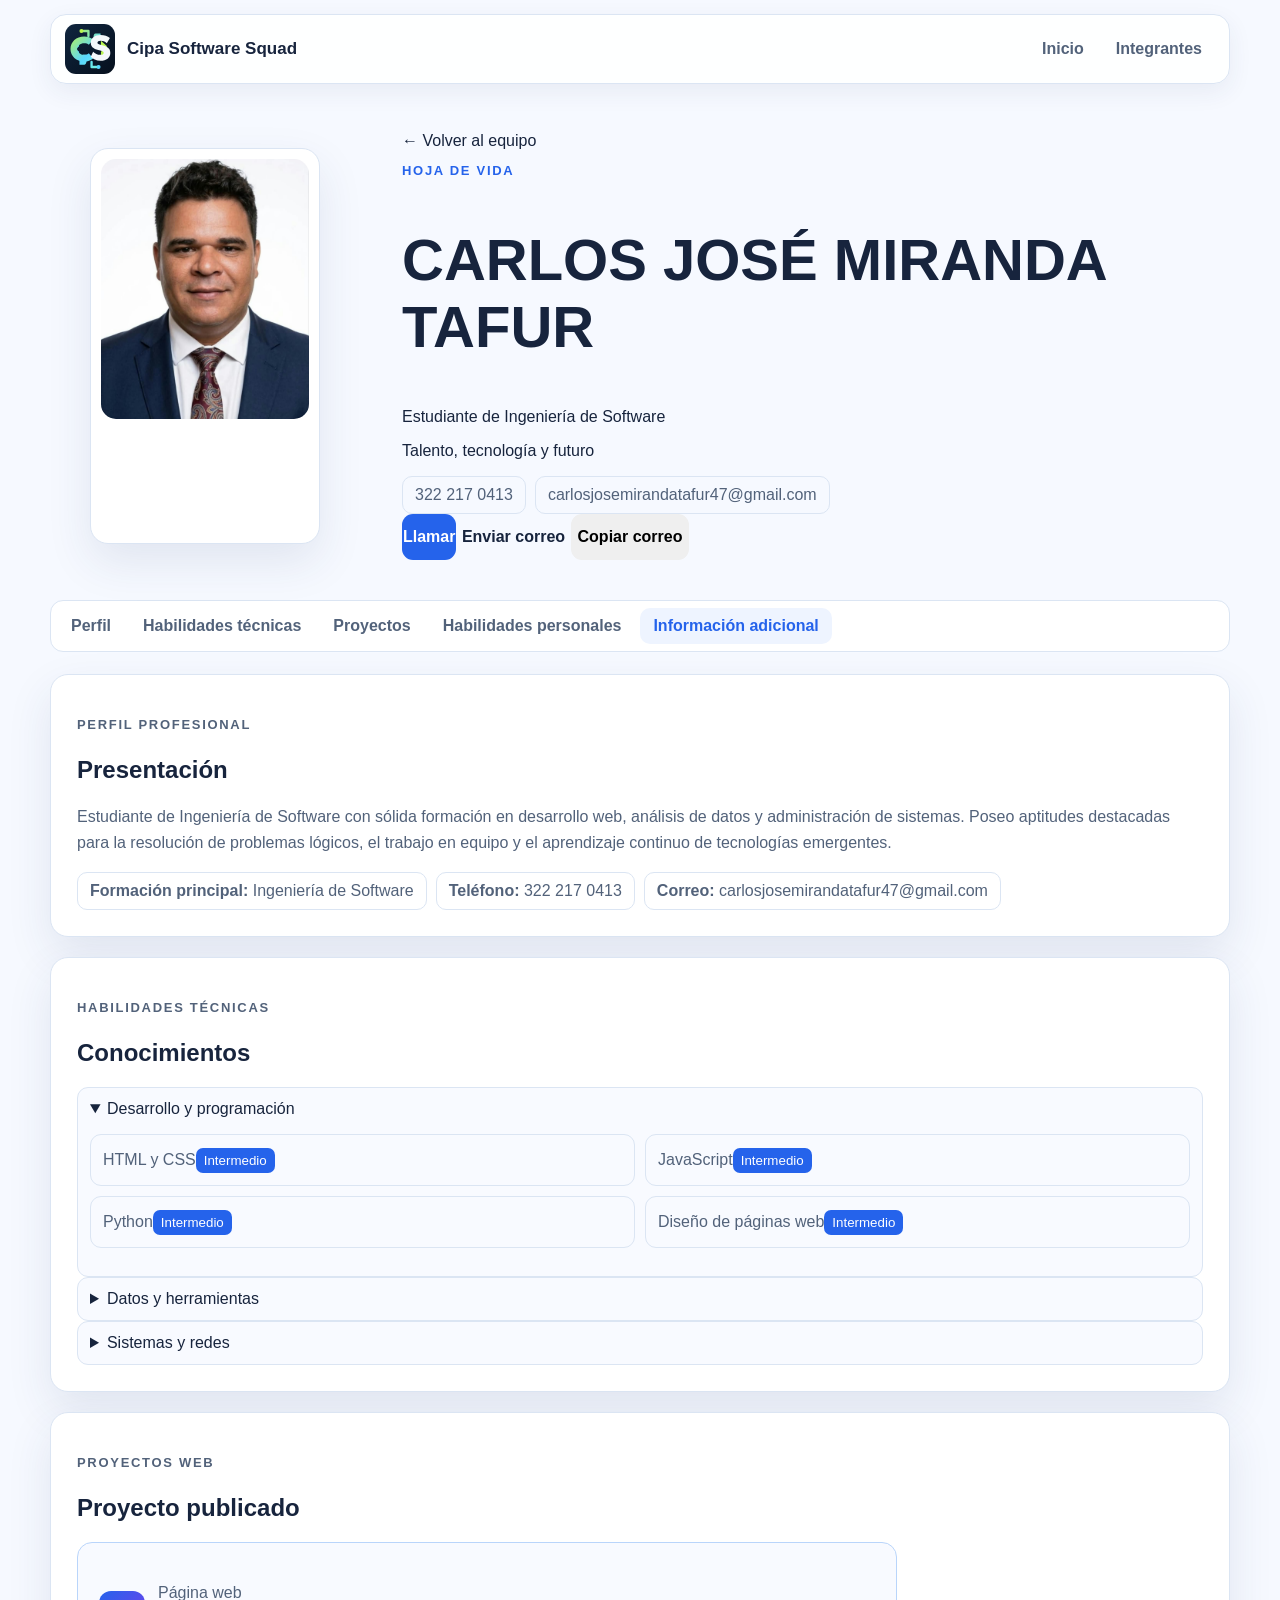
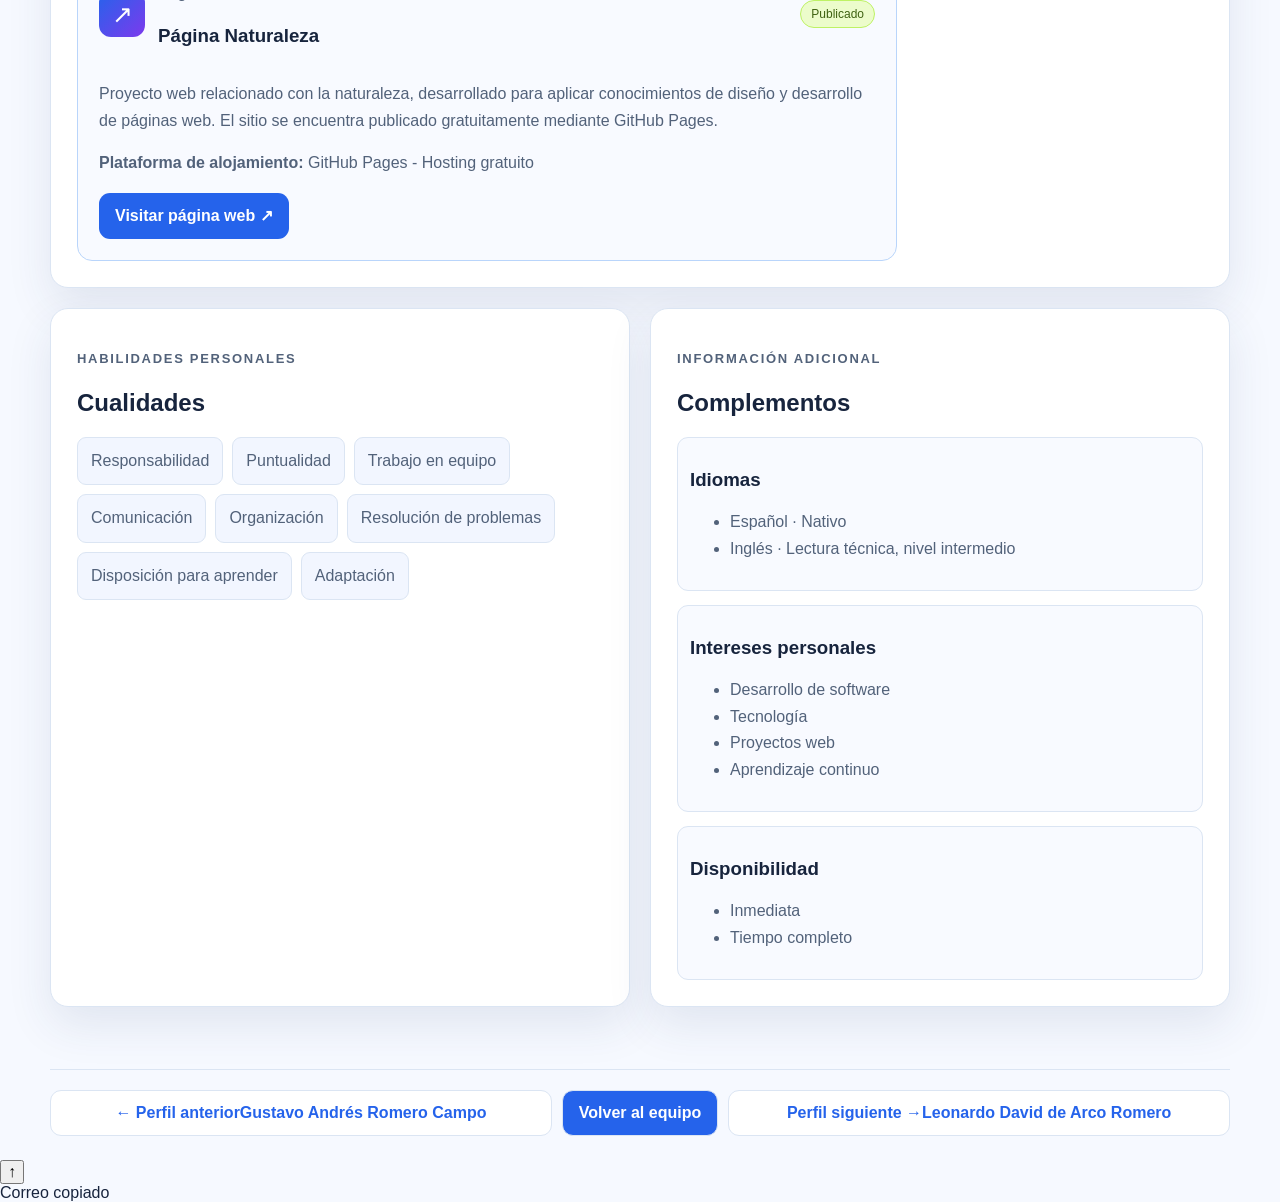
<file: static-template/integrante-3.html>
<!DOCTYPE html>
<html lang="es">
<head>
  <meta charset="UTF-8">
  <meta name="viewport" content="width=device-width, initial-scale=1.0">
  <title>Carlos José Miranda Tafur | Hoja de vida</title>
  <link rel="icon" type="image/svg+xml" href="imagenes/logo-cipa-software-squad.svg">
  <link rel="stylesheet" href="css/estilos.css">
  <style>.revelar{opacity:1;transform:none}.js .revelar{opacity:0;transform:translateY(16px)}.js .revelar.visible{opacity:1;transform:none}</style>
</head>
<body class="pagina-perfil">
  <header class="encabezado">
    <a class="marca" href="index.html#inicio" title="Ir al inicio"><img src="imagenes/logo-cipa-software-squad.svg" alt="Logo de Cipa Software Squad"> Cipa Software Squad</a>
    <button class="boton-menu" type="button" aria-label="Abrir menú" aria-expanded="false" aria-controls="menu-principal">
      <span></span><span></span><span></span>
    </button>
    <nav class="menu" id="menu-principal" aria-label="Navegacion principal">
      <a href="index.html#inicio">Inicio</a>
      <a href="index.html#equipo">Integrantes</a>
    </nav>
  </header>

  <main class="contenedor perfil" style="--color:#59d7ff">
    <section class="perfil-hero revelar" id="inicio">
      <figure class="foto">
        <img src="imagenes/carlos-jose-miranda-tafur.jpg" alt="Fotografía de Carlos José Miranda Tafur">
      </figure>
      <div class="perfil-info">
        <a class="volver" href="index.html#equipo">← Volver al equipo</a>
        <p class="sobrelinea">Hoja de vida</p>
        <h1>CARLOS JOSÉ MIRANDA TAFUR</h1>
        <p class="cargo">Estudiante de Ingeniería de Software</p>
        <p class="frase-perfil">Talento, tecnología y futuro</p>
        <div class="contacto">
          <a href="tel:3222170413">322 217 0413</a>
          <a href="mailto:carlosjosemirandatafur47@gmail.com">carlosjosemirandatafur47@gmail.com</a>
        </div>
        <div class="acciones-contacto">
          <a class="boton boton-principal" href="tel:3222170413">Llamar</a>
          <a class="boton boton-secundario" href="mailto:carlosjosemirandatafur47@gmail.com">Enviar correo</a>
          <button class="boton boton-secundario" data-copy-email="carlosjosemirandatafur47@gmail.com">Copiar correo</button>
        </div>
      </div>
    </section>

    <nav class="nav-secciones" aria-label="Secciones de la hoja de vida">
      <a href="#perfil">Perfil</a>
      <a href="#tecnicas">Habilidades técnicas</a>
      <a href="#proyectos">Proyectos</a>
      <a href="#personales">Habilidades personales</a>
      <a href="#adicional">Información adicional</a>
    </nav>

    <section class="secciones">
      <article class="panel panel-ancho revelar" id="perfil">
        <p class="sobrelinea">Perfil profesional</p>
        <h2>Presentación</h2>
        <p>Estudiante de Ingeniería de Software con sólida formación en desarrollo web, análisis de datos y administración de sistemas. Poseo aptitudes destacadas para la resolución de problemas lógicos, el trabajo en equipo y el aprendizaje continuo de tecnologías emergentes.</p>
        <div class="datos-rapidos">
          <span><strong>Formación principal:</strong> Ingeniería de Software</span>
          <span><strong>Teléfono:</strong> 322 217 0413</span>
          <span><strong>Correo:</strong> carlosjosemirandatafur47@gmail.com</span>
        </div>
      </article>

      <article class="panel panel-ancho revelar" id="tecnicas">
        <p class="sobrelinea">Habilidades técnicas</p>
        <h2>Conocimientos</h2>
        <details class="grupo-desplegable" open>
          <summary>Desarrollo y programación</summary>
          <ul class="lista-tecnica">
            <li><span>HTML y CSS</span><small>Intermedio</small></li>
            <li><span>JavaScript</span><small>Intermedio</small></li>
            <li><span>Python</span><small>Intermedio</small></li>
            <li><span>Diseño de páginas web</span><small>Intermedio</small></li>
          </ul>
        </details>
        <details class="grupo-desplegable">
          <summary>Datos y herramientas</summary>
          <ul class="lista-tecnica">
            <li><span>Bases de datos SQL</span><small>Intermedio</small></li>
            <li><span>Herramientas digitales y Git</span><small>Intermedio</small></li>
            <li><span>Microsoft Excel</span><small>Intermedio</small></li>
            <li><span>Microsoft Word y PowerPoint</span><small>Avanzado</small></li>
          </ul>
        </details>
        <details class="grupo-desplegable">
          <summary>Sistemas y redes</summary>
          <ul class="lista-tecnica">
            <li><span>Mantenimiento de computadores</span><small>Básico</small></li>
            <li><span>Redes</span><small>Básico</small></li>
          </ul>
        </details>
      </article>

      <article class="panel panel-ancho revelar" id="proyectos">
        <p class="sobrelinea">Proyectos web</p>
        <h2>Proyecto publicado</h2>
        <div class="proyectos-lista">
          <article class="tarjeta-proyecto">
            <div class="proyecto-cabecera">
              <div class="proyecto-icono" aria-hidden="true">↗</div>
              <div>
                <p class="proyecto-tipo">Página web</p>
                <h3>Página Naturaleza</h3>
              </div>
              <span class="proyecto-estado">Publicado</span>
            </div>
            <p class="proyecto-descripcion">Proyecto web relacionado con la naturaleza, desarrollado para aplicar conocimientos de diseño y desarrollo de páginas web. El sitio se encuentra publicado gratuitamente mediante GitHub Pages.</p>
            <p class="proyecto-hosting"><strong>Plataforma de alojamiento:</strong> GitHub Pages - Hosting gratuito</p>
            <a class="boton boton-principal proyecto-enlace" href="https://cmirandat-oss.github.io/pagina-naturaleza/" target="_blank" rel="noopener noreferrer">Visitar página web ↗</a>
          </article>
        </div>
      </article>

      <article class="panel revelar" id="personales">
        <p class="sobrelinea">Habilidades personales</p>
        <h2>Cualidades</h2>
        <ul class="lista-personal">
          <li>Responsabilidad</li>
          <li>Puntualidad</li>
          <li>Trabajo en equipo</li>
          <li>Comunicación</li>
          <li>Organización</li>
          <li>Resolución de problemas</li>
          <li>Disposición para aprender</li>
          <li>Adaptación</li>
        </ul>
      </article>

      <article class="panel revelar" id="adicional">
        <p class="sobrelinea">Información adicional</p>
        <h2>Complementos</h2>
        <div class="grupos-habilidades una-columna">
          <section>
            <h3>Idiomas</h3>
            <ul>
              <li>Español · Nativo</li>
              <li>Inglés · Lectura técnica, nivel intermedio</li>
            </ul>
          </section>
          <section>
            <h3>Intereses personales</h3>
            <ul>
              <li>Desarrollo de software</li>
              <li>Tecnología</li>
              <li>Proyectos web</li>
              <li>Aprendizaje continuo</li>
            </ul>
          </section>
          <section>
            <h3>Disponibilidad</h3>
            <ul>
              <li>Inmediata</li>
              <li>Tiempo completo</li>
            </ul>
          </section>
        </div>
      </article>
    </section>
  </main>

  <footer class="pie navegacion-perfiles">
    <a class="boton-nav" href="integrante-2.html">← Perfil anterior <span>Gustavo Andrés Romero Campo</span></a>
    <a class="boton-nav boton-equipo" href="index.html#equipo">Volver al equipo</a>
    <a class="boton-nav" href="integrante-4.html">Perfil siguiente → <span>Leonardo David de Arco Romero</span></a>
  </footer>

  <button class="volver-arriba" type="button" aria-label="Volver arriba">↑</button>
  <div class="toast" role="status" aria-live="polite">Correo copiado</div>
  <script src="js/interacciones.js"></script>
</body>
</html>
</file>
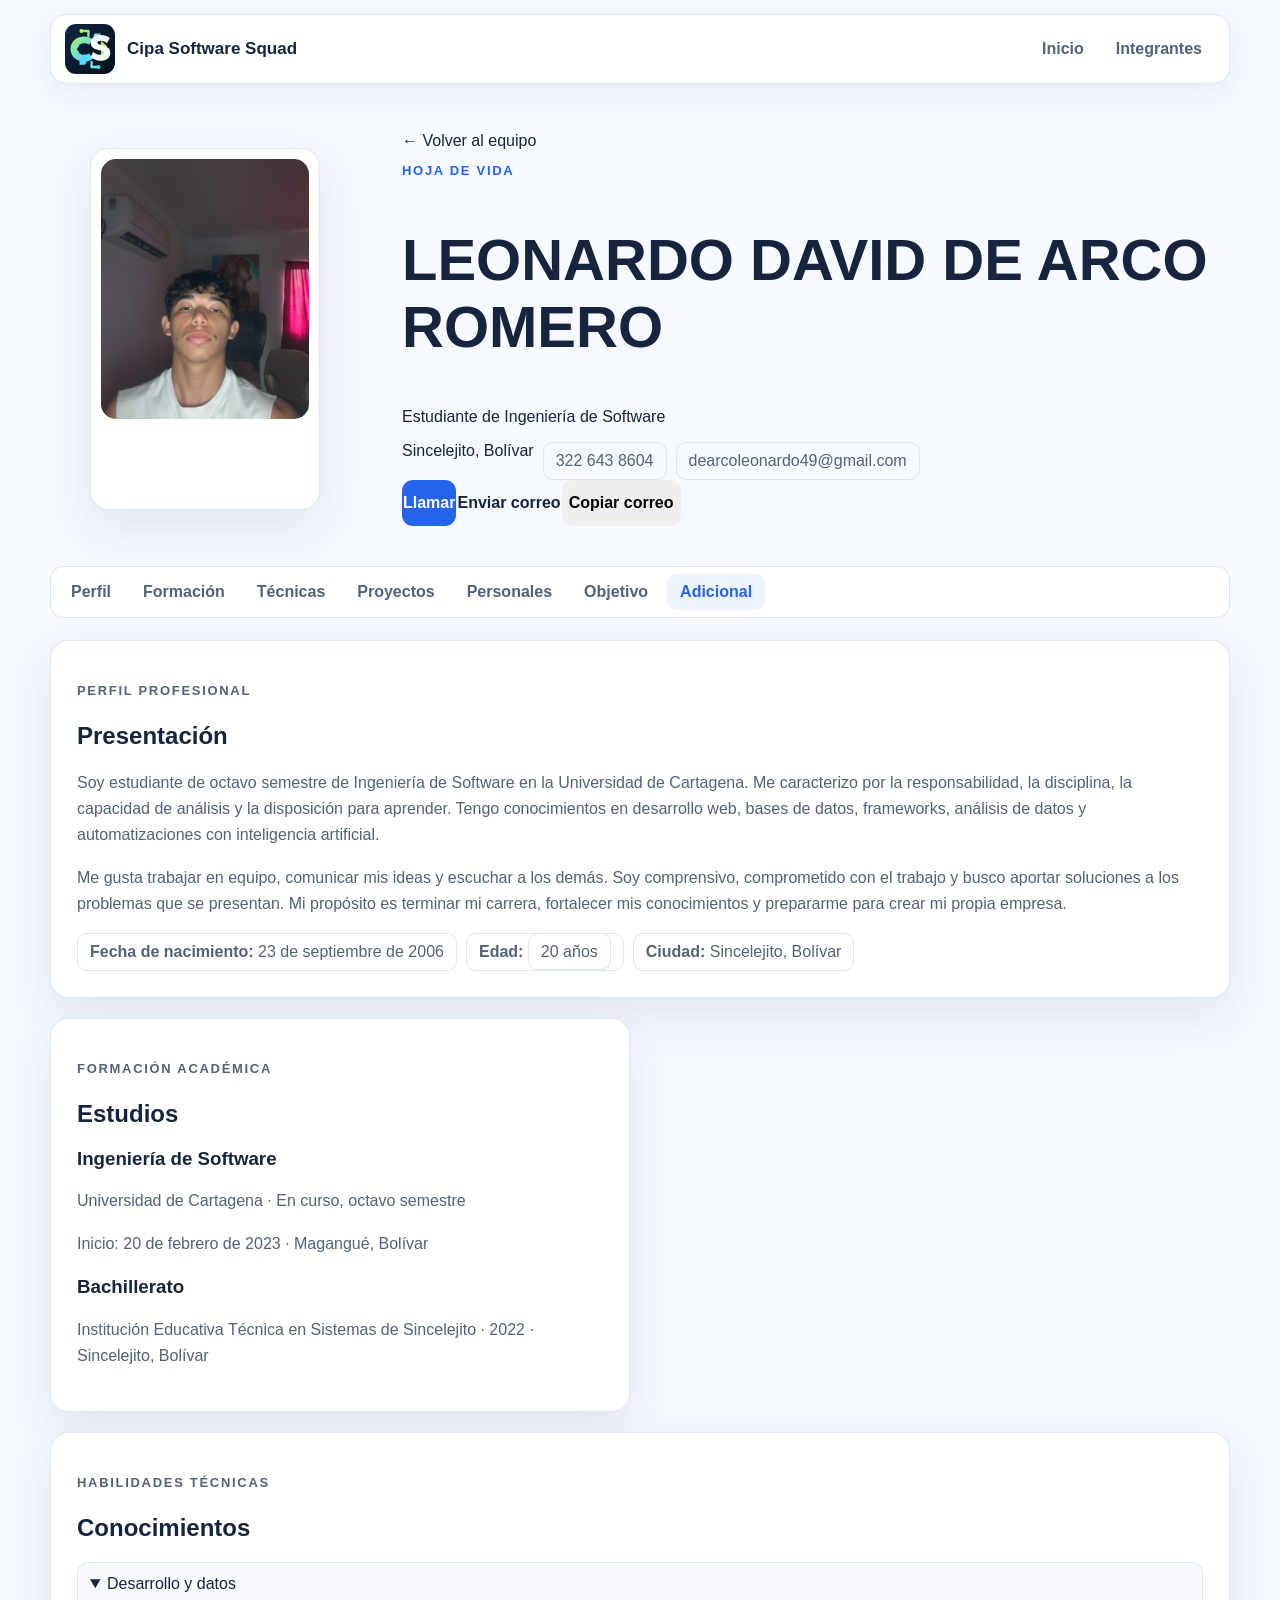
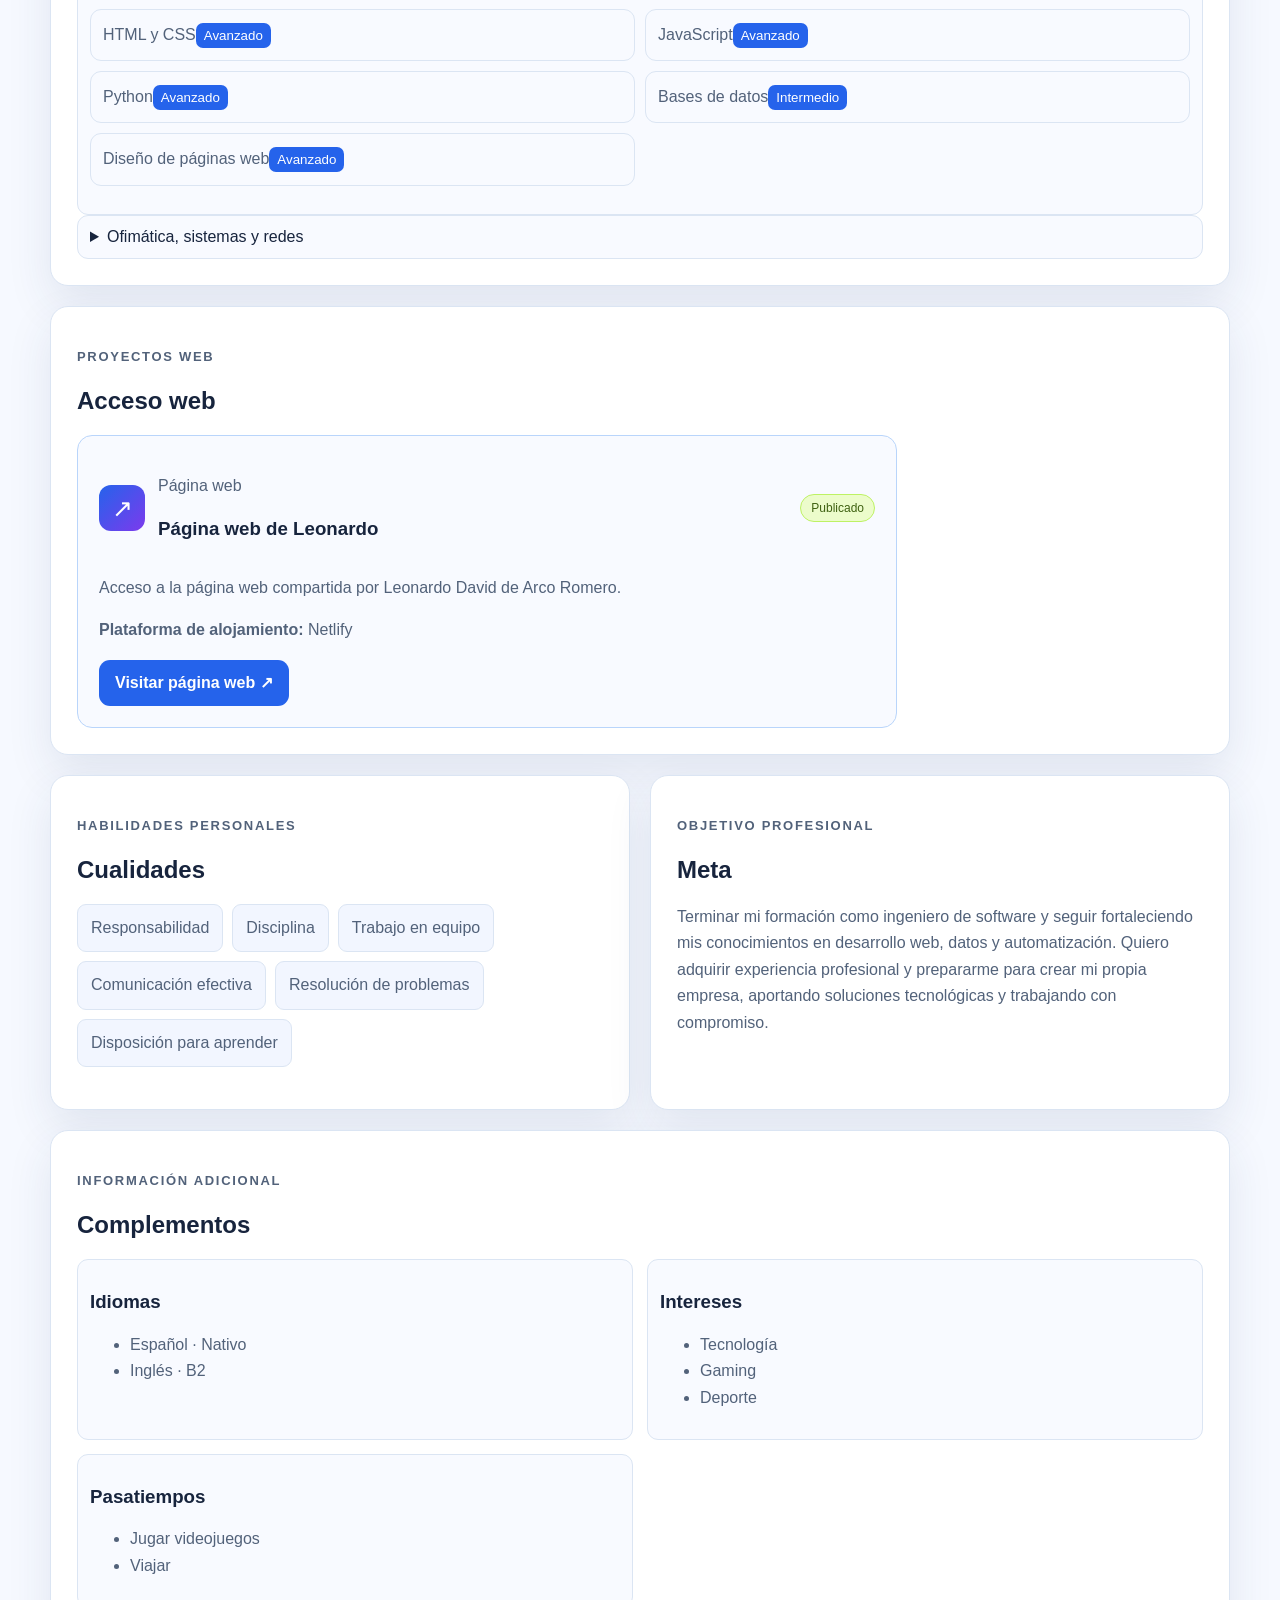
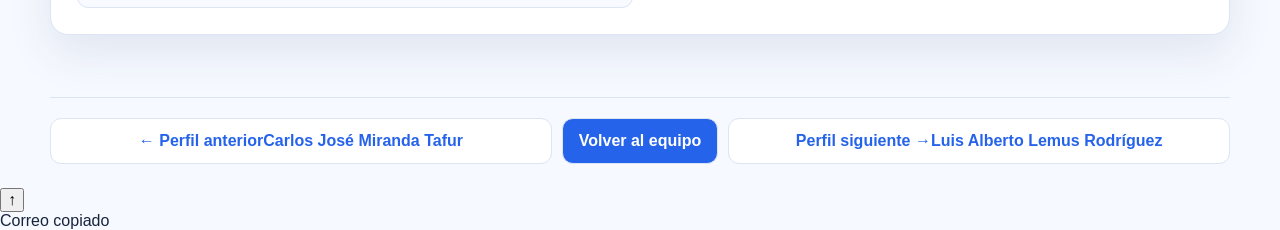
<file: static-template/integrante-4.html>
<!DOCTYPE html>
<html lang="es">
<head>
  <meta charset="UTF-8"><meta name="viewport" content="width=device-width, initial-scale=1.0">
  <title>Leonardo David de Arco Romero | Hoja de vida</title>
  <link rel="icon" type="image/svg+xml" href="imagenes/logo-cipa-software-squad.svg"><link rel="stylesheet" href="css/estilos.css">
  <style>.revelar{opacity:1;transform:none}.js .revelar{opacity:0;transform:translateY(16px)}.js .revelar.visible{opacity:1;transform:none}</style>
</head>
<body class="pagina-perfil">
<header class="encabezado"><a class="marca" href="index.html#inicio" title="Ir al inicio"><img src="imagenes/logo-cipa-software-squad.svg" alt="Logo de Cipa Software Squad"> Cipa Software Squad</a><button class="boton-menu" type="button" aria-label="Abrir menú" aria-expanded="false" aria-controls="menu-principal"><span></span><span></span><span></span></button><nav class="menu" id="menu-principal" aria-label="Navegacion principal"><a href="index.html#inicio">Inicio</a><a href="index.html#equipo">Integrantes</a></nav></header>
<main class="contenedor perfil" style="--color:#8b5cf6">
<section class="perfil-hero revelar" id="inicio"><figure class="foto"><img class="foto-leonardo" src="imagenes/WhatsApp Image 2026-09-12 at 19.11.04.jpeg" alt="Fotografía de Leonardo David de Arco Romero"></figure><div class="perfil-info"><a class="volver" href="index.html#equipo">← Volver al equipo</a><p class="sobrelinea">Hoja de vida</p><h1>LEONARDO DAVID DE ARCO ROMERO</h1><p class="cargo">Estudiante de Ingeniería de Software</p><div class="contacto"><span>Sincelejito, Bolívar</span><a href="tel:+573226438604">322 643 8604</a><a href="mailto:dearcoleonardo49@gmail.com">dearcoleonardo49@gmail.com</a></div><div class="acciones-contacto"><a class="boton boton-principal" href="tel:+573226438604">Llamar</a><a class="boton boton-secundario" href="mailto:dearcoleonardo49@gmail.com">Enviar correo</a><button class="boton boton-secundario" data-copy-email="dearcoleonardo49@gmail.com">Copiar correo</button></div></div></section>
<nav class="nav-secciones" aria-label="Secciones de la hoja de vida"><a href="#perfil">Perfil</a><a href="#formacion">Formación</a><a href="#tecnicas">Técnicas</a><a href="#proyectos">Proyectos</a><a href="#personales">Personales</a><a href="#objetivo">Objetivo</a><a href="#adicional">Adicional</a></nav>
<section class="secciones">
<article class="panel panel-ancho revelar" id="perfil"><p class="sobrelinea">Perfil profesional</p><h2>Presentación</h2><p>Soy estudiante de octavo semestre de Ingeniería de Software en la Universidad de Cartagena. Me caracterizo por la responsabilidad, la disciplina, la capacidad de análisis y la disposición para aprender. Tengo conocimientos en desarrollo web, bases de datos, frameworks, análisis de datos y automatizaciones con inteligencia artificial.</p><p>Me gusta trabajar en equipo, comunicar mis ideas y escuchar a los demás. Soy comprensivo, comprometido con el trabajo y busco aportar soluciones a los problemas que se presentan. Mi propósito es terminar mi carrera, fortalecer mis conocimientos y prepararme para crear mi propia empresa.</p><div class="datos-rapidos"><span><strong>Fecha de nacimiento:</strong> 23 de septiembre de 2006</span><span><strong>Edad:</strong> <span data-edad-nacimiento="2006-09-23">19 años</span></span><span><strong>Ciudad:</strong> Sincelejito, Bolívar</span></div></article>
<article class="panel revelar" id="formacion"><p class="sobrelinea">Formación académica</p><h2>Estudios</h2><h3>Ingeniería de Software</h3><p>Universidad de Cartagena · En curso, octavo semestre</p><p>Inicio: 20 de febrero de 2023 · Magangué, Bolívar</p><h3>Bachillerato</h3><p>Institución Educativa Técnica en Sistemas de Sincelejito · 2022 · Sincelejito, Bolívar</p></article>
<article class="panel panel-ancho revelar" id="tecnicas"><p class="sobrelinea">Habilidades técnicas</p><h2>Conocimientos</h2><details class="grupo-desplegable" open><summary>Desarrollo y datos</summary><ul class="lista-tecnica"><li><span>HTML y CSS</span><small>Avanzado</small></li><li><span>JavaScript</span><small>Avanzado</small></li><li><span>Python</span><small>Avanzado</small></li><li><span>Bases de datos</span><small>Intermedio</small></li><li><span>Diseño de páginas web</span><small>Avanzado</small></li></ul></details><details class="grupo-desplegable"><summary>Ofimática, sistemas y redes</summary><ul class="lista-tecnica"><li><span>Microsoft Excel</span><small>Intermedio</small></li><li><span>Microsoft Word</span><small>Avanzado</small></li><li><span>Microsoft PowerPoint</span><small>Avanzado</small></li><li><span>Mantenimiento de computadores</span><small>Intermedio</small></li><li><span>Redes</span><small>Intermedio</small></li><li><span>Manejo de herramientas digitales</span><small>Avanzado</small></li></ul></details></article>
<article class="panel panel-ancho revelar" id="proyectos"><p class="sobrelinea">Proyectos web</p><h2>Acceso web</h2><div class="proyectos-lista"><article class="tarjeta-proyecto"><div class="proyecto-cabecera"><div class="proyecto-icono" aria-hidden="true">↗</div><div><p class="proyecto-tipo">Página web</p><h3>Página web de Leonardo</h3></div><span class="proyecto-estado">Publicado</span></div><p class="proyecto-descripcion">Acceso a la página web compartida por Leonardo David de Arco Romero.</p><p class="proyecto-hosting"><strong>Plataforma de alojamiento:</strong> Netlify</p><a class="boton boton-principal proyecto-enlace" href="https://leonardodearco.netlify.app/" target="_blank" rel="noopener noreferrer">Visitar página web ↗</a></article></div></article>
<article class="panel revelar" id="personales"><p class="sobrelinea">Habilidades personales</p><h2>Cualidades</h2><ul class="lista-personal"><li>Responsabilidad</li><li>Disciplina</li><li>Trabajo en equipo</li><li>Comunicación efectiva</li><li>Resolución de problemas</li><li>Disposición para aprender</li></ul></article>
<article class="panel revelar" id="objetivo"><p class="sobrelinea">Objetivo profesional</p><h2>Meta</h2><p>Terminar mi formación como ingeniero de software y seguir fortaleciendo mis conocimientos en desarrollo web, datos y automatización. Quiero adquirir experiencia profesional y prepararme para crear mi propia empresa, aportando soluciones tecnológicas y trabajando con compromiso.</p></article>
<article class="panel panel-ancho revelar" id="adicional"><p class="sobrelinea">Información adicional</p><h2>Complementos</h2><div class="grupos-habilidades"><section><h3>Idiomas</h3><ul><li>Español · Nativo</li><li>Inglés · B2</li></ul></section><section><h3>Intereses</h3><ul><li>Tecnología</li><li>Gaming</li><li>Deporte</li></ul></section><section><h3>Pasatiempos</h3><ul><li>Jugar videojuegos</li><li>Viajar</li></ul></section></div></article>
</section></main>
<footer class="pie navegacion-perfiles"><a class="boton-nav" href="integrante-3.html">← Perfil anterior <span>Carlos José Miranda Tafur</span></a><a class="boton-nav boton-equipo" href="index.html#equipo">Volver al equipo</a><a class="boton-nav" href="integrante-1.html">Perfil siguiente → <span>Luis Alberto Lemus Rodríguez</span></a></footer><button class="volver-arriba" type="button" aria-label="Volver arriba">↑</button><div class="toast" role="status" aria-live="polite">Correo copiado</div><script src="js/interacciones.js"></script>
</body></html>
</file>
<file: css/estilos.css>
.rejilla{grid-template-columns:repeat(2,minmax(0,1fr))}.avatar-iniciales{color:#fff;background:linear-gradient(135deg,#8b5cf6,#2563eb);font-size:30px;font-weight:900}
@media (prefers-reduced-motion:reduce){.robot-boton img,.cerebro-presentacion img{animation:none!important}}
.robot-boton img{animation:robot-flotar 4.8s ease-in-out infinite}.cerebro-presentacion img{animation:cerebro-pulso 4.2s ease-in-out infinite}@keyframes robot-flotar{0%,100%{transform:translateY(0) translateX(var(--mirada-x,0))}50%{transform:translateY(-6px) translateX(var(--mirada-x,0))}}@keyframes cerebro-pulso{0%,100%{opacity:.7;transform:scale(.98) rotate(-1deg)}50%{opacity:1;transform:scale(1.02) rotate(2deg)}}
.robot-boton img{transform:translateX(var(--mirada-x,0));transition:transform .18s ease}.pestaña-oculta .hero-panel:after,.pestaña-oculta .robot-boton img{animation-play-state:paused}@media (max-width:620px){.robot-stage{min-height:170px;align-items:center;gap:8px;margin-bottom:14px}.robot-boton{width:175px;height:175px}.robot-mensaje{max-width:150px;margin-bottom:0;font-size:12px}.cerebro-presentacion{right:12px;top:16px;width:125px;height:110px}.hero-panel{min-height:340px;padding:26px}.hero-panel .logo-presentacion{width:72px;height:72px}.hero-panel-texto{padding-top:22px}.robot-boton img{transform:none}}@media (prefers-reduced-motion:reduce){.robot-boton img,.robot-boton,.cerebro-presentacion{transition:none;animation:none!important}.pestaña-oculta .hero-panel:after,.pestaña-oculta .robot-boton img{animation-play-state:paused}}
.robot-stage{min-height:238px;display:flex;align-items:flex-end;gap:18px;margin:0 0 18px}.robot-boton{width:250px;height:250px;padding:0;background:transparent;border:0;cursor:pointer;filter:drop-shadow(0 16px 18px rgba(37,99,235,.16));transition:filter .25s,transform .25s}.robot-boton:hover,.robot-boton:focus-visible{filter:drop-shadow(0 20px 24px rgba(37,99,235,.25));transform:translateY(-3px)}.robot-boton img{width:100%;height:100%;display:block;object-fit:contain}.robot-boton.saludando img{animation:robot-saludo .9s ease-in-out 2}.robot-mensaje{max-width:270px;min-height:25px;margin:0 0 18px;color:var(--azul);font-size:14px;font-weight:800;opacity:.85}.robot-mensaje.activo{color:var(--violeta)}.cerebro-presentacion{position:absolute;right:22px;top:22px;width:170px;height:150px;opacity:.82;pointer-events:none;transition:filter .3s,opacity .3s}.cerebro-presentacion img{width:100%;height:100%;display:block;object-fit:contain}.hero-panel:hover .cerebro-presentacion,.hero-panel:focus-visible .cerebro-presentacion{opacity:1;filter:drop-shadow(0 0 12px rgba(6,182,212,.38))}.hero-panel .logo-presentacion{position:relative;z-index:2}.hero-panel-texto{position:relative;z-index:2}.hero-panel-texto{padding-top:6px}@keyframes robot-saludo{0%,100%{transform:rotate(0)}35%{transform:rotate(-5deg) translateY(-4px)}65%{transform:rotate(5deg) translateY(-2px)}}
:root{--fondo:#f6f9ff;--superficie:#fff;--texto:#17243d;--muted:#52627a;--azul:#2563eb;--cian:#06b6d4;--violeta:#7c3aed;--verde:#84cc16;--linea:#dbe5f3;--sombra:0 18px 45px rgba(37,61,105,.1)}
*{box-sizing:border-box}html{scroll-behavior:smooth;scroll-padding-top:28px}body{margin:0;color:var(--texto);background:var(--fondo);font-family:"Trebuchet MS","Segoe UI",sans-serif;font-size:16px}body.menu-abierto{overflow:hidden}a{color:inherit;text-decoration:none}button{font:inherit}img{max-width:100%}h1,h2,h3,p{overflow-wrap:anywhere}
.encabezado{position:relative;z-index:20;width:min(1180px,calc(100% - 40px));margin:14px auto 0;padding:9px 14px;display:flex;align-items:center;justify-content:space-between;gap:20px;background:rgba(255,255,255,.94);border:1px solid var(--linea);border-radius:16px;box-shadow:0 8px 24px rgba(37,61,105,.07)}.marca{min-height:48px;display:flex;align-items:center;gap:12px;color:var(--texto);font-size:17px;font-weight:800;border-radius:12px;transition:color .22s,transform .22s}.marca img{width:50px;height:50px;flex:0 0 auto;display:block;object-fit:contain}.marca:hover,.marca:focus-visible{color:var(--azul);outline:none;transform:translateY(-1px)}
.boton-menu{width:46px;height:46px;display:none;place-items:center;padding:0;color:var(--texto);background:var(--superficie);border:1px solid var(--linea);border-radius:12px;cursor:pointer}.boton-menu span{grid-area:1/1;width:21px;height:2px;background:currentColor;transition:transform .22s,opacity .22s}.boton-menu span:nth-child(1){transform:translateY(-6px)}.boton-menu span:nth-child(3){transform:translateY(6px)}.boton-menu[aria-expanded="true"] span:nth-child(1){transform:rotate(45deg)}.boton-menu[aria-expanded="true"] span:nth-child(2){opacity:0}.boton-menu[aria-expanded="true"] span:nth-child(3){transform:rotate(-45deg)}.boton-menu:focus-visible,a:focus-visible,button:focus-visible,summary:focus-visible{outline:3px solid rgba(37,99,235,.35);outline-offset:3px}.menu{display:flex;flex-wrap:wrap;gap:6px;align-items:center}.menu a{min-height:40px;padding:9px 13px;display:inline-flex;align-items:center;color:var(--muted);border-radius:10px;font-size:15px;font-weight:800;transition:color .22s,background .22s}.menu a:hover,.menu a.activo{color:var(--azul);background:#eef4ff}
.contenedor{width:min(1180px,calc(100% - 40px));margin-inline:auto}.hero{display:grid;grid-template-columns:minmax(0,1.05fr) minmax(340px,.95fr);align-items:center;gap:clamp(32px,6vw,76px);padding:62px 0 68px}.hero-contenido{max-width:650px}.sobrelinea{margin:0 0 13px;color:var(--azul);font-size:13px;font-weight:900;letter-spacing:1.7px;text-transform:uppercase}h1{margin:0;color:var(--texto);font-size:clamp(44px,5vw,60px);line-height:1;letter-spacing:-.5px}.subtitulo{margin:18px 0 0;color:var(--violeta);font-size:clamp(21px,2.3vw,30px);font-weight:800}.intro{max-width:640px;margin:18px 0 25px;color:var(--muted);font-size:18px;line-height:1.65}
.boton,.boton-tarjeta,.boton-nav{min-height:46px;display:inline-flex;align-items:center;justify-content:center;gap:8px;border:1px solid transparent;border-radius:11px;cursor:pointer;font-weight:800;transition:transform .22s,box-shadow .22s,background .22s,border-color .22s,color .22s}.boton{padding:12px 19px;font-size:16px}.boton-principal,.boton-tarjeta{color:#fff;background:var(--azul);box-shadow:0 10px 22px rgba(37,99,235,.2)}.boton-secundario{color:var(--azul);background:var(--superficie);border-color:var(--linea)}.boton:hover,.boton-tarjeta:hover,.boton-nav:hover{transform:translateY(-2px);box-shadow:0 13px 28px rgba(37,61,105,.14)}
.hero-panel{position:relative;min-height:320px;padding:34px;display:flex;flex-direction:column;justify-content:space-between;gap:25px;overflow:hidden;isolation:isolate;background:var(--superficie);border:1px solid var(--linea);border-radius:24px;box-shadow:var(--sombra);transition:transform .25s,border-color .25s,box-shadow .25s}.hero-panel:before{content:"";position:absolute;inset:18px;z-index:-1;pointer-events:none;opacity:.8;background-image:linear-gradient(90deg,transparent 49%,rgba(6,182,212,.15) 50%,transparent 51%),linear-gradient(0deg,transparent 49%,rgba(124,58,237,.12) 50%,transparent 51%);background-size:74px 74px;mask-image:radial-gradient(circle at 42% 38%,#000 0,transparent 68%)}.hero-panel:after{content:"";position:absolute;z-index:-1;width:9px;height:9px;left:25%;top:25%;background:var(--cian);border-radius:50%;box-shadow:126px 72px 0 var(--violeta),220px 154px 0 var(--cian);animation:pulso-circuito 5s ease-in-out infinite;pointer-events:none}.hero-panel:hover,.hero-panel:focus-visible{transform:translateY(-4px);border-color:#a9c4f5;box-shadow:0 24px 52px rgba(37,61,105,.14);outline:none}.hero-panel>*{position:relative;z-index:1}.logo-presentacion{width:88px;height:88px;display:block;object-fit:contain}.hero-panel-texto{display:grid;gap:10px}.hero-panel p{margin:0;color:var(--azul);font-size:17px;font-weight:800}.hero-panel strong{color:var(--texto);font-size:29px;line-height:1.15}.hero-panel span{color:var(--muted);line-height:1.65}.hero-panel em{width:fit-content;margin-top:2px;padding:8px 11px;color:var(--violeta);background:#f2edff;border-radius:999px;font-style:normal;font-weight:900}
.equipo{padding:8px 0 76px}.titulo-seccion{margin-bottom:30px;display:flex;align-items:end;justify-content:space-between;gap:28px}.titulo-seccion h2,.panel h2{margin:0;color:var(--texto);font-size:clamp(28px,3.2vw,36px);line-height:1.1}.titulo-seccion>p{max-width:510px;margin:0;color:var(--muted);line-height:1.6}.rejilla{display:grid;grid-template-columns:repeat(3,minmax(0,1fr));gap:22px}.tarjeta{--color:var(--azul);position:relative;min-height:0;padding:25px;display:flex;flex-direction:column;background:var(--superficie);border:1px solid var(--linea);border-radius:18px;box-shadow:var(--sombra);transition:transform .25s,border-color .25s,box-shadow .25s}.tarjeta:before{content:"";position:absolute;inset:0 0 auto;height:5px;background:var(--color);border-radius:18px 18px 0 0}.tarjeta:hover{transform:translateY(-5px);border-color:color-mix(in srgb,var(--color) 45%,white);box-shadow:0 24px 48px rgba(37,61,105,.15)}.numero{color:var(--color);font-size:13px;font-weight:900;letter-spacing:1.6px;text-transform:uppercase}.avatar{width:96px;height:96px;margin:20px 0 17px;display:grid;place-items:center;flex:0 0 auto;background:color-mix(in srgb,var(--color) 22%,white);border:4px solid color-mix(in srgb,var(--color) 35%,white);border-radius:50%;overflow:hidden}.avatar img{width:100%;height:100%;object-fit:cover;object-position:center top}.tarjeta h3{margin:0;color:var(--texto);font-size:clamp(24px,2.1vw,28px);line-height:1.1}.tarjeta p{color:var(--muted);font-size:16px;line-height:1.55}.tarjeta .formacion{color:var(--texto);font-weight:800}.tarjeta-acciones{width:100%;margin-top:18px;display:grid;gap:10px}.boton-tarjeta{width:100%;min-height:46px;padding:11px 14px;font-size:15px}.boton-web{color:var(--azul);background:transparent;border-color:var(--azul);box-shadow:none}.boton-web:hover{color:#fff;background:var(--azul);border-color:var(--azul)}
.perfil-hero{display:grid;grid-template-columns:minmax(230px,310px) minmax(0,1fr);align-items:center;gap:42px;padding:48px 0 32px}.foto{max-width:330px;margin:0;padding:10px;background:var(--superficie);border:1px solid var(--linea);border-radius:22px;box-shadow:13px 13px 0 color-mix(in srgb,var(--color) 22%,white)}.foto img{width:100%;aspect-ratio:4/5;display:block;object-fit:cover;object-position:center top;border-radius:15px}.volver{margin-bottom:20px;display:inline-flex;color:var(--azul);font-size:15px;font-weight:800}.perfil-info h1{font-size:clamp(40px,4.7vw,58px)}.cargo{margin:15px 0;color:var(--azul);font-size:clamp(18px,1.8vw,22px);font-weight:800;line-height:1.35}.frase-perfil{margin:-4px 0 16px;color:var(--violeta);font-weight:800}.contacto,.datos-rapidos{display:flex;flex-wrap:wrap;gap:9px;margin-top:17px}.contacto span,.contacto a,.datos-rapidos span{min-height:40px;padding:9px 12px;display:inline-flex;align-items:center;color:var(--muted);background:var(--superficie);border:1px solid var(--linea);border-radius:10px;font-size:14px}.acciones-contacto{display:flex;flex-wrap:wrap;gap:10px;margin-top:22px}
.nav-secciones{position:relative;z-index:1;width:min(1180px,calc(100% - 40px));margin:8px auto 22px;padding:7px;display:flex;gap:6px;overflow-x:auto;background:var(--superficie);border:1px solid var(--linea);border-radius:13px;box-shadow:0 7px 20px rgba(37,61,105,.06)}.nav-secciones a{min-height:39px;padding:9px 11px;display:inline-flex;align-items:center;white-space:nowrap;color:var(--muted);border-radius:9px;font-size:14px;font-weight:800}.nav-secciones a:hover,.nav-secciones a.activo{color:var(--azul);background:#eef4ff}
.secciones{display:grid;grid-template-columns:repeat(2,minmax(0,1fr));gap:20px;padding-bottom:62px}.panel{min-height:0;padding:26px;background:var(--superficie);border:1px solid var(--linea);border-radius:18px;box-shadow:0 12px 34px rgba(37,61,105,.07)}.panel-ancho{grid-column:1/-1}.panel h2{margin-bottom:20px}.panel h3{margin:20px 0 8px;color:var(--texto);font-size:20px}.panel p,.panel li{color:var(--muted);font-size:16px;line-height:1.7}.panel ul{padding-left:20px}.panel hr{margin:23px 0;border:0;border-top:1px solid var(--linea)}
.lista-tecnica{display:grid;grid-template-columns:repeat(2,minmax(0,1fr));gap:10px;padding:0;list-style:none}.lista-tecnica li{padding:12px;display:flex;align-items:center;justify-content:space-between;gap:12px;background:#f8faff;border:1px solid var(--linea);border-radius:11px}.lista-tecnica li span{color:var(--texto);font-weight:800}.lista-tecnica small{padding:5px 8px;white-space:nowrap;color:#fff;background:var(--azul);border-radius:7px;font-size:12px;font-weight:900}.lista-personal{display:flex;flex-wrap:wrap;gap:9px;padding:0;list-style:none}.lista-personal li{padding:10px 13px;color:var(--texto);background:#f2f6ff;border:1px solid var(--linea);border-radius:9px;font-weight:700}.grupo-desplegable{margin-top:12px;background:#f8faff;border:1px solid var(--linea);border-radius:12px;overflow:hidden}.grupo-desplegable summary{min-height:50px;padding:14px 16px;color:var(--texto);cursor:pointer;font-size:17px;font-weight:900}.grupo-desplegable ul{margin:0;padding:0 21px 18px 34px}.grupos-habilidades{display:grid;grid-template-columns:repeat(2,minmax(0,1fr));gap:14px}.grupos-habilidades section{padding:17px;background:#f8faff;border:1px solid var(--linea);border-radius:12px}.grupos-habilidades h3{margin-top:0;color:var(--azul)}.grupos-habilidades ul{margin:0;padding-left:18px}.grupos-habilidades.una-columna{grid-template-columns:1fr}.disponibilidad{margin-top:16px;padding:16px;color:#fff!important;background:var(--azul);border-radius:12px}.disponibilidad strong{color:#fff}
.proyectos-lista{display:grid;gap:15px}.tarjeta-proyecto{max-width:820px;padding:21px;background:#f8faff;border:1px solid #b9d5fb;border-radius:15px;box-shadow:0 10px 25px rgba(37,99,235,.07);transition:transform .25s,border-color .25s,box-shadow .25s}.tarjeta-proyecto:hover{transform:translateY(-4px);border-color:var(--cian);box-shadow:0 18px 35px rgba(37,99,235,.12)}.tarjeta-proyecto:focus-within{outline:3px solid rgba(37,99,235,.22);outline-offset:3px}.proyecto-cabecera{display:flex;align-items:center;gap:13px}.proyecto-icono{width:46px;height:46px;display:grid;place-items:center;flex:0 0 auto;color:#fff;background:linear-gradient(135deg,var(--azul),var(--violeta));border-radius:12px;font-size:25px;font-weight:900;transition:transform .25s}.tarjeta-proyecto:hover .proyecto-icono{transform:translate(2px,-2px)}.proyecto-tipo{margin:0 0 3px!important;color:var(--azul)!important;font-size:13px!important;font-weight:800}.tarjeta-proyecto h3{margin:0;color:var(--texto);font-size:26px}.proyecto-estado{margin-left:auto;padding:6px 10px;color:#3f6212;background:#ecfccb;border:1px solid #bef264;border-radius:999px;font-size:12px;font-weight:900;white-space:nowrap}.proyecto-descripcion{margin:18px 0 12px!important}.proyecto-hosting{margin:0 0 18px!important;color:var(--texto)!important}.proyecto-hosting strong{color:var(--azul)}.proyecto-enlace{width:fit-content;min-height:44px;padding:10px 15px;font-size:15px}
.pie{width:min(1180px,calc(100% - 40px));margin:0 auto 24px;padding-top:20px;color:var(--muted);border-top:1px solid var(--linea);font-size:15px;text-align:center}.navegacion-perfiles{display:grid;grid-template-columns:1fr auto 1fr;gap:10px;text-align:initial}.boton-nav{min-height:54px;padding:12px 16px;color:var(--azul);background:var(--superficie);border-color:var(--linea)}.boton-nav span{color:var(--muted);font-size:14px;font-weight:700}.boton-nav:last-child{text-align:right}.boton-equipo{color:#fff;background:var(--azul);border-color:var(--azul)}.volver-arriba{position:fixed;right:22px;bottom:22px;z-index:30;width:48px;height:48px;display:grid;place-items:center;color:#fff;background:var(--azul);border:0;border-radius:12px;box-shadow:0 12px 25px rgba(37,99,235,.2);cursor:pointer;opacity:0;pointer-events:none;transform:translateY(12px);transition:opacity .25s,transform .25s;font-size:22px;font-weight:900}.volver-arriba.visible{opacity:1;pointer-events:auto;transform:translateY(0)}.toast{position:fixed;left:50%;bottom:25px;z-index:40;padding:11px 15px;color:#fff;background:var(--texto);border-radius:9px;box-shadow:var(--sombra);font-weight:900;opacity:0;pointer-events:none;transform:translate(-50%,12px);transition:opacity .2s,transform .2s}.toast.visible{opacity:1;transform:translate(-50%,0)}.revelar{opacity:0;transform:translateY(16px)}.revelar.visible{opacity:1;transform:translateY(0);transition:opacity .55s,transform .55s}@keyframes pulso-circuito{0%,100%{opacity:.45;transform:translate(0,0)}50%{opacity:1;transform:translate(74px,48px)}}
@media (max-width:940px){.hero,.perfil-hero{grid-template-columns:1fr}.hero-panel{min-height:290px}.foto{width:min(310px,88%)}.secciones{grid-template-columns:1fr}.navegacion-perfiles{grid-template-columns:1fr}.boton-nav,.boton-nav:last-child{justify-content:center;text-align:center}}@media (max-width:1100px) and (min-width:621px){.rejilla{grid-template-columns:repeat(2,minmax(0,1fr))}}@media (max-width:620px){.encabezado,.contenedor,.pie{width:calc(100% - 24px)}.encabezado{align-items:center;flex-wrap:wrap}.boton-menu{display:grid;margin-left:auto}.menu{width:100%;max-height:0;padding:0;display:grid;grid-template-columns:1fr;overflow:hidden;opacity:0;pointer-events:none;transition:max-height .26s,opacity .22s,padding .22s}.encabezado.menu-visible .menu{max-height:180px;padding-top:8px;opacity:1;pointer-events:auto}.menu a{width:100%;min-height:48px;justify-content:center}.rejilla{grid-template-columns:1fr}.nav-secciones{width:100%}.hero{padding:42px 0 52px}h1{font-size:clamp(32px,10vw,40px)}.perfil-info h1{font-size:clamp(34px,10vw,48px)}.titulo-seccion{align-items:flex-start;flex-direction:column}.tarjeta,.panel{padding:22px}.avatar{width:92px;height:92px}.lista-tecnica,.grupos-habilidades{grid-template-columns:1fr}.lista-tecnica li{align-items:flex-start;flex-direction:column}.contacto a,.contacto span{max-width:100%}.acciones-contacto{flex-direction:column}.boton{width:100%}.proyecto-cabecera{align-items:flex-start;flex-wrap:wrap}.proyecto-estado{margin-left:0}.proyecto-enlace{width:100%}}@media (prefers-reduced-motion:reduce){*,*::before,*::after{animation-duration:.01ms!important;animation-iteration-count:1!important;scroll-behavior:auto!important;transition-duration:.01ms!important}.revelar,.revelar.visible{transform:none}}
</file>
<file: static-template/css/estilos.css>
.rejilla{grid-template-columns:repeat(2,minmax(0,1fr))}.avatar-iniciales{color:#fff;background:linear-gradient(135deg,#8b5cf6,#2563eb);font-size:30px;font-weight:900}
@media (prefers-reduced-motion:reduce){.robot-boton img,.cerebro-presentacion img{animation:none!important}}
.robot-boton img{animation:robot-flotar 4.8s ease-in-out infinite}.cerebro-presentacion img{animation:cerebro-pulso 4.2s ease-in-out infinite}@keyframes robot-flotar{0%,100%{transform:translateY(0) translateX(var(--mirada-x,0))}50%{transform:translateY(-6px) translateX(var(--mirada-x,0))}}@keyframes cerebro-pulso{0%,100%{opacity:.7;transform:scale(.98) rotate(-1deg)}50%{opacity:1;transform:scale(1.02) rotate(2deg)}}
.robot-boton img{transform:translateX(var(--mirada-x,0));transition:transform .18s ease}.pestaña-oculta .hero-panel:after,.pestaña-oculta .robot-boton img{animation-play-state:paused}@media (max-width:620px){.robot-stage{min-height:170px;align-items:center;gap:8px;margin-bottom:14px}.robot-boton{width:175px;height:175px}.robot-mensaje{max-width:150px;margin-bottom:0;font-size:12px}.cerebro-presentacion{right:12px;top:16px;width:125px;height:110px}.hero-panel{min-height:340px;padding:26px}.hero-panel .logo-presentacion{width:72px;height:72px}.hero-panel-texto{padding-top:22px}.robot-boton img{transform:none}}@media (prefers-reduced-motion:reduce){.robot-boton img,.robot-boton,.cerebro-presentacion{transition:none;animation:none!important}.pestaña-oculta .hero-panel:after,.pestaña-oculta .robot-boton img{animation-play-state:paused}}
.robot-stage{min-height:238px;display:flex;align-items:flex-end;gap:18px;margin:0 0 18px}.robot-boton{width:250px;height:250px;padding:0;background:transparent;border:0;cursor:pointer;filter:drop-shadow(0 16px 18px rgba(37,99,235,.16));transition:filter .25s,transform .25s}.robot-boton:hover,.robot-boton:focus-visible{filter:drop-shadow(0 20px 24px rgba(37,99,235,.25));transform:translateY(-3px)}.robot-boton img{width:100%;height:100%;display:block;object-fit:contain}.robot-boton.saludando img{animation:robot-saludo .9s ease-in-out 2}.robot-mensaje{max-width:270px;min-height:25px;margin:0 0 18px;color:var(--azul);font-size:14px;font-weight:800;opacity:.85}.robot-mensaje.activo{color:var(--violeta)}.cerebro-presentacion{position:absolute;right:22px;top:22px;width:170px;height:150px;opacity:.82;pointer-events:none;transition:filter .3s,opacity .3s}.cerebro-presentacion img{width:100%;height:100%;display:block;object-fit:contain}.hero-panel:hover .cerebro-presentacion,.hero-panel:focus-visible .cerebro-presentacion{opacity:1;filter:drop-shadow(0 0 12px rgba(6,182,212,.38))}.hero-panel .logo-presentacion{position:relative;z-index:2}.hero-panel-texto{position:relative;z-index:2;padding-top:6px}@keyframes robot-saludo{0%,100%{transform:rotate(0)}35%{transform:rotate(-5deg) translateY(-4px)}65%{transform:rotate(5deg) translateY(-2px)}}
/* The downloadable template keeps the same visual system as the published site. */
@import url("../../css/estilos.css");
:root{--fondo:#f6f9ff;--superficie:#fff;--texto:#17243d;--muted:#52627a;--azul:#2563eb;--cian:#06b6d4;--violeta:#7c3aed;--verde:#84cc16;--linea:#dbe5f3;--sombra:0 18px 45px rgba(37,61,105,.1)}
*{box-sizing:border-box}html{scroll-behavior:smooth;scroll-padding-top:28px}body{margin:0;color:var(--texto);background:var(--fondo);font-family:"Trebuchet MS","Segoe UI",sans-serif;font-size:16px}a{color:inherit;text-decoration:none}button{font:inherit}img{max-width:100%}h1,h2,h3,p{overflow-wrap:anywhere}
.encabezado,.contenedor,.pie{width:min(1180px,calc(100% - 40px));margin-inline:auto}.encabezado{position:relative;margin-top:14px;padding:9px 14px;display:flex;align-items:center;justify-content:space-between;gap:20px;background:rgba(255,255,255,.94);border:1px solid var(--linea);border-radius:16px;box-shadow:0 8px 24px rgba(37,61,105,.07)}.marca{display:flex;align-items:center;gap:12px;font-size:17px;font-weight:800}.marca img{width:50px;height:50px;object-fit:contain}.menu{display:flex;gap:6px}.menu a,.nav-secciones a{padding:9px 13px;color:var(--muted);border-radius:10px;font-weight:800}.menu a:hover,.menu a.activo,.nav-secciones a:hover,.nav-secciones a.activo{color:var(--azul);background:#eef4ff}.boton-menu{display:none}
.hero{display:grid;grid-template-columns:minmax(0,1.05fr) minmax(340px,.95fr);align-items:center;gap:clamp(32px,6vw,76px);padding:62px 0 68px}.sobrelinea{color:var(--azul);font-size:13px;font-weight:900;letter-spacing:1.7px;text-transform:uppercase}.hero h1{margin:0;font-size:clamp(44px,5vw,60px);line-height:1}.subtitulo{color:var(--violeta);font-size:clamp(21px,2.3vw,30px);font-weight:800}.intro,.panel p,.panel li,.tarjeta p{color:var(--muted);line-height:1.65}.boton,.boton-tarjeta,.boton-nav{min-height:46px;display:inline-flex;align-items:center;justify-content:center;border:1px solid transparent;border-radius:11px;cursor:pointer;font-weight:800}.boton-principal,.boton-tarjeta{color:#fff;background:var(--azul)}
.hero-panel,.tarjeta,.panel,.foto{background:var(--superficie);border:1px solid var(--linea);border-radius:18px;box-shadow:var(--sombra)}.hero-panel{position:relative;min-height:320px;padding:34px;display:flex;flex-direction:column;justify-content:space-between;overflow:hidden;isolation:isolate}.hero-panel:before{content:"";position:absolute;inset:18px;z-index:-1;opacity:.8;background-image:linear-gradient(90deg,transparent 49%,rgba(6,182,212,.15) 50%,transparent 51%),linear-gradient(0deg,transparent 49%,rgba(124,58,237,.12) 50%,transparent 51%);background-size:74px 74px;pointer-events:none}.hero-panel>*{position:relative;z-index:1}.logo-presentacion{width:88px;height:88px;object-fit:contain}.hero-panel p{color:var(--azul);font-weight:800}.hero-panel strong{font-size:29px}.hero-panel span{color:var(--muted);line-height:1.65}.hero-panel em{color:var(--violeta);background:#f2edff;padding:8px 11px;border-radius:999px;font-style:normal;font-weight:900}.equipo{padding:8px 0 76px}.titulo-seccion{display:flex;justify-content:space-between;gap:28px}.rejilla{display:grid;grid-template-columns:repeat(3,minmax(0,1fr));gap:22px}.tarjeta{--color:var(--azul);padding:25px;display:flex;flex-direction:column}.tarjeta:before{content:"";height:5px;margin:-25px -25px 20px;background:var(--color);border-radius:18px 18px 0 0}.avatar{width:96px;height:96px;margin:20px 0 17px;border:4px solid color-mix(in srgb,var(--color) 35%,white);border-radius:50%;overflow:hidden}.avatar img{width:100%;height:100%;object-fit:cover}.tarjeta h3{font-size:clamp(24px,2.1vw,28px)}.tarjeta-acciones{margin-top:18px;display:grid;gap:10px}.boton-tarjeta{width:100%;min-height:46px}.boton-web{color:var(--azul);background:transparent;border-color:var(--azul)}
.perfil-hero{display:grid;grid-template-columns:minmax(230px,310px) minmax(0,1fr);gap:42px;padding:48px 0 32px}.foto{padding:10px}.foto img{width:100%;aspect-ratio:4/5;object-fit:cover;border-radius:15px}.perfil-info h1{font-size:clamp(40px,4.7vw,58px)}.contacto,.datos-rapidos{display:flex;flex-wrap:wrap;gap:9px}.contacto a,.datos-rapidos span{padding:9px 12px;color:var(--muted);border:1px solid var(--linea);border-radius:10px}.nav-secciones{display:flex;gap:6px;overflow-x:auto;margin:8px auto 22px;padding:7px;background:var(--superficie);border:1px solid var(--linea);border-radius:13px}.secciones{display:grid;grid-template-columns:repeat(2,minmax(0,1fr));gap:20px;padding-bottom:62px}.panel{min-height:0;padding:26px}.panel-ancho{grid-column:1/-1}.lista-tecnica{display:grid;grid-template-columns:repeat(2,minmax(0,1fr));gap:10px;padding:0;list-style:none}.lista-tecnica li,.grupo-desplegable,.grupos-habilidades section{padding:12px;background:#f8faff;border:1px solid var(--linea);border-radius:11px}.lista-tecnica small{padding:5px 8px;color:#fff;background:var(--azul);border-radius:7px}.lista-personal{display:flex;flex-wrap:wrap;gap:9px;padding:0;list-style:none}.lista-personal li{padding:10px 13px;background:#f2f6ff;border:1px solid var(--linea);border-radius:9px}.grupos-habilidades{display:grid;grid-template-columns:repeat(2,minmax(0,1fr));gap:14px}.grupos-habilidades.una-columna{grid-template-columns:1fr}
.tarjeta-proyecto{max-width:820px;padding:21px;background:#f8faff;border:1px solid #b9d5fb;border-radius:15px}.proyecto-cabecera{display:flex;align-items:center;gap:13px}.proyecto-icono{width:46px;height:46px;display:grid;place-items:center;color:#fff;background:linear-gradient(135deg,var(--azul),var(--violeta));border-radius:12px;font-size:25px}.proyecto-estado{margin-left:auto;padding:6px 10px;color:#3f6212;background:#ecfccb;border:1px solid #bef264;border-radius:999px;font-size:12px}.proyecto-enlace{width:fit-content;padding:10px 15px}.pie{margin-bottom:24px;padding-top:20px;color:var(--muted);border-top:1px solid var(--linea);text-align:center}.navegacion-perfiles{display:grid;grid-template-columns:1fr auto 1fr;gap:10px}.boton-nav{padding:12px 16px;color:var(--azul);background:var(--superficie);border-color:var(--linea)}.boton-equipo{color:#fff;background:var(--azul)}.revelar{opacity:0;transform:translateY(16px)}.revelar.visible{opacity:1;transform:none;transition:opacity .55s,transform .55s}
@media(max-width:940px){.hero,.perfil-hero{grid-template-columns:1fr}.secciones{grid-template-columns:1fr}.navegacion-perfiles{grid-template-columns:1fr}.boton-nav{justify-content:center}}@media(max-width:1100px) and (min-width:621px){.rejilla{grid-template-columns:repeat(2,minmax(0,1fr))}}@media(max-width:620px){.encabezado,.contenedor,.pie{width:calc(100% - 24px)}.boton-menu{display:grid;margin-left:auto}.menu{width:100%;max-height:0;display:grid;overflow:hidden}.encabezado.menu-visible .menu{max-height:180px}.menu a{justify-content:center}.rejilla{grid-template-columns:1fr}h1{font-size:clamp(32px,10vw,40px)}.tarjeta,.panel{padding:22px}.tarjeta:before{margin:-22px -22px 20px}.lista-tecnica,.grupos-habilidades{grid-template-columns:1fr}.proyecto-cabecera{align-items:flex-start;flex-wrap:wrap}.proyecto-estado{margin-left:0}.proyecto-enlace{width:100%}}@media(prefers-reduced-motion:reduce){*,*::before,*::after{animation-duration:.01ms!important;transition-duration:.01ms!important;scroll-behavior:auto!important}.revelar,.revelar.visible{transform:none}}
</file>
